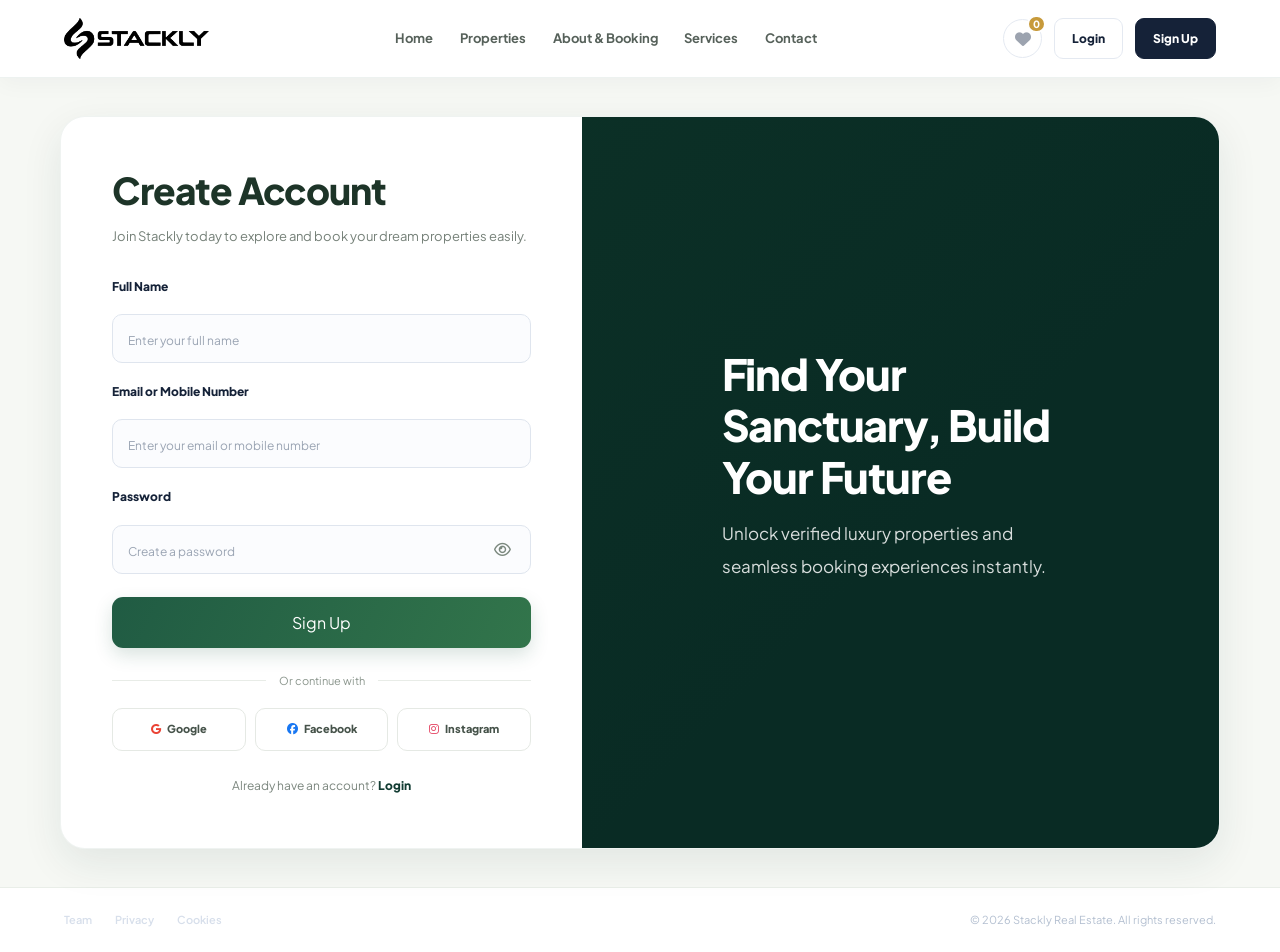
<file: index.html>
<!DOCTYPE html>
<html lang="en">
<head>
    <meta charset="UTF-8">
    <meta name="viewport" content="width=device-width, initial-scale=1.0">
    <title>Stackly - Sign Up</title>

    <link href="https://fonts.googleapis.com/css2?family=Plus+Jakarta+Sans:wght@400;500;600;700;800&display=swap" rel="stylesheet">

    <link rel="stylesheet" href="https://cdnjs.cloudflare.com/ajax/libs/font-awesome/6.4.0/css/all.min.css">

    <link rel="stylesheet" href="css/style.css">
</head>
<body class="auth-body">

<div id="preloader" class="preloader-overlay">
    <div class="loader-content">

        <div class="loader-logo-wrap">
            <svg class="loader-progress-ring" viewBox="0 0 160 160"
                 aria-hidden="true">
                <defs>
                    <linearGradient id="goldGradient"
                        x1="0%" y1="0%" x2="100%" y2="100%">
                        <stop offset="0%" stop-color="#B98528"/>
                        <stop offset="50%" stop-color="#F1CF70"/>
                        <stop offset="100%" stop-color="#B98528"/>
                    </linearGradient>
                </defs>

                <circle class="loader-ring-bg"
                    cx="80" cy="80" r="70"/>

                <circle id="loaderRingProgress"
                    class="loader-ring-progress"
                    cx="80" cy="80" r="70"/>
            </svg>

            <div class="loader-logo-circle">
                <img src="img/logo (2).webp"
                     alt="STACKLY Logo"
                     class="loader-logo-img">
            </div>
        </div>

        <h2 class="loader-title">Your Dream Home Awaits...</h2>
        <p class="loader-subtitle">Loading amazing properties for you</p>

        <div class="loader-progress-bar">
            <div id="progressFill" class="loader-progress-fill"></div>
        </div>

        <div id="progressPercent" class="loader-percent">0%</div>
    </div>

    <div class="loader-scenery"></div>
</div>

    <header>
        <div class="logo-container">
            <a href="home.html" aria-label="STACKLY Home">
                <img src="img/logo (2).webp" alt="Stackly Logo" class="logo-img">
            </a>
        </div>

        <ul class="nav-links">
            <li><a href="home.html">Home</a></li>
            <li><a href="property-details.html">Properties</a></li>
            <li><a href="about.html">About &amp; Booking</a></li>
            <li><a href="services.html">Services</a></li>
            <li><a href="contact.html">Contact</a></li>
        </ul>

        <div class="header-actions">
            <div class="wishlist-btn-container" id="wishlistBtn" title="Saved Favorites">
                <i class="fa-solid fa-heart wishlist-icon"></i>
                <span class="wishlist-count" id="wishlistCount">0</span>
            </div>
            <a href="login.html" class="btn-nav-login inactive-login">Login</a>
            <a href="index.html" class="btn-nav-signup active-signup">Sign Up</a>
        </div>
    </header>

    <div class="container auth-container">

        <div class="login-section">
            <h1 class="page-title">Create Account</h1>
            <p class="subtitle">Join Stackly today to explore and book your dream properties easily.</p>

            <div id="authAlert" class="auth-alert" style="display: none;"></div>

            <form id="signupForm" action="login.html" method="POST">
                <div class="form-group">
                    <label for="fullname">Full Name</label>
                    <div class="input-box">
                        <input type="text" id="fullname" name="fullname" placeholder="Enter your full name" required autocomplete="name">
                    </div>
                </div>

                <div class="form-group">
                    <label for="email">Email or Mobile Number</label>
                    <div class="input-box">
                        <input type="text" id="email" name="email" placeholder="Enter your email or mobile number" required autocomplete="username">
                    </div>
                </div>

                <div class="form-group">
                    <label for="password">Password</label>
                    <div class="input-box">
                        <input type="password" id="password" name="password" placeholder="Create a password" required autocomplete="new-password">
                        <i class="fa-regular fa-eye toggle-password" id="togglePassword"></i>
                    </div>
                </div>

                <button type="submit" class="btn-login">Sign Up</button>
            </form>

            <div class="divider">
                <span>Or continue with</span>
            </div>

            <div class="social-login">
                <a href="https://www.thestackly.com/" target="_blank" rel="noopener noreferrer" class="social-btn">
                    <i class="fa-brands fa-google" style="color: #ea4335;"></i> Google
                </a>
                <a href="https://www.facebook.com/people/Stackly-Stackly/pfbid0JxkDj55pzXZZGd3a4Pcct7Une7PBgX4KXWuXywegtWf18LBrdhSUyLKr2JEteAGwl/?rdid=rPtaAVT1HMAhVp03&share_url=https%3A%2F%2Fwww.facebook.com%2Fshare%2F1BrqaZkJRe%2F" target="_blank" rel="noopener noreferrer" class="social-btn">
                    <i class="fa-brands fa-facebook" style="color: #1877f2;"></i> Facebook
                </a>
                <a href="https://www.instagram.com/thestackly" target="_blank" rel="noopener noreferrer" class="social-btn">
                    <i class="fa-brands fa-instagram" style="color: #e4405f;"></i> Instagram
                </a>
            </div>

            <p class="signup-text">
                Already have an account? <a href="login.html">Login</a>
            </p>
        </div>

        <div class="hero-section auth-hero signup-bg-banner">
            <div class="hero-overlay-light"></div>
            <div class="hero-content">
                <h2>Find Your Sanctuary, Build Your Future</h2>
                <p>Unlock verified luxury properties and seamless booking experiences instantly.</p>
            </div>
        </div>
    </div>

    <footer>
        <div class="footer-links-left">
            <a href="#team" class="footer-link-team">Team</a>
            <a href="#privacy" class="footer-link-privacy">Privacy</a>
            <a href="#cookies" class="footer-link-cookies">Cookies</a>
        </div>
        <div class="footer-copy-right">
            &copy; 2026 Stackly Real Estate. All rights reserved.
        </div>
    </footer>

    <script src="js/main.js"></script>
    <script src="js/auth.js"></script>
</body>
</html>
</file>
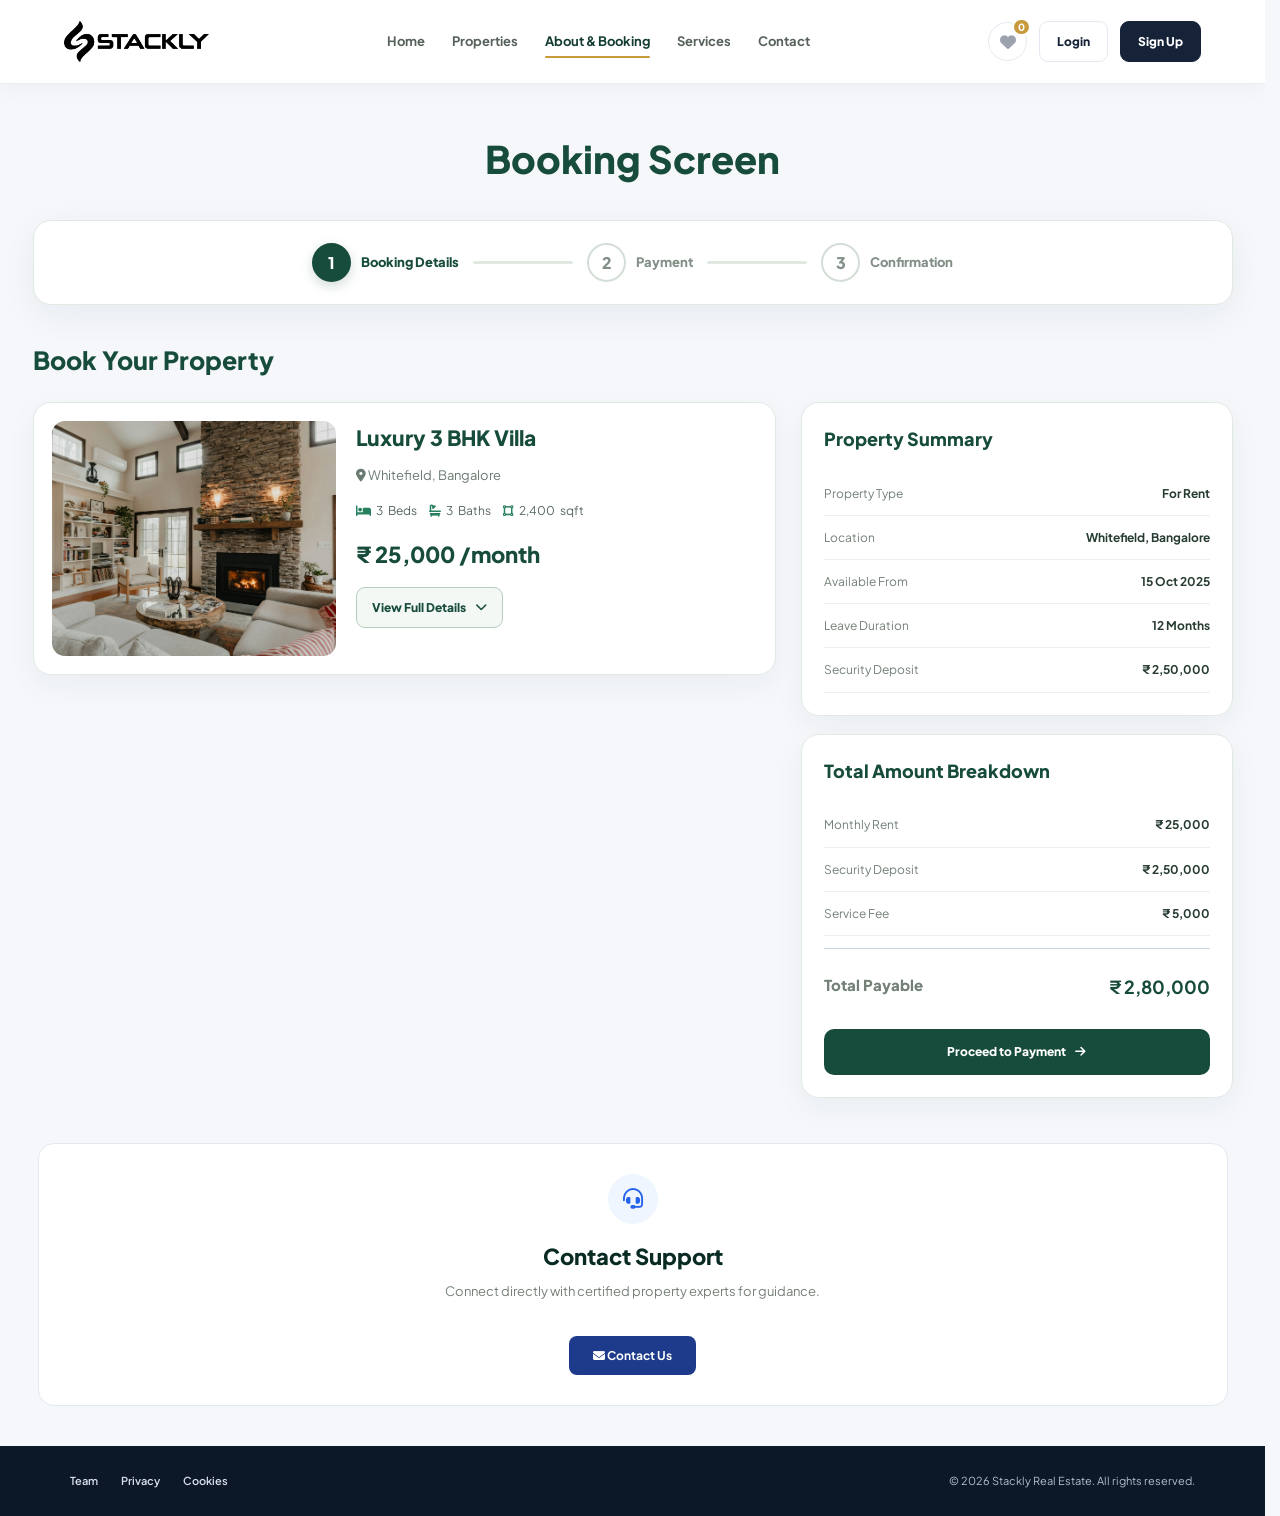
<file: about.html>
<!DOCTYPE html>
<html lang="en" class="about-booking-page">
<head>
    <meta charset="UTF-8">
    <meta name="viewport" content="width=device-width, initial-scale=1.0">
    <title>Stackly - About & Booking</title>
    <link href="https://fonts.googleapis.com/css2?family=Plus+Jakarta+Sans:wght@400;500;600;700;800&display=swap" rel="stylesheet">
    <link rel="stylesheet" href="https://cdnjs.cloudflare.com/ajax/libs/font-awesome/6.4.0/css/all.min.css">
    <link rel="stylesheet" href="css/style.css">
</head>
<body class="about-booking-page">

<div id="preloader" class="preloader-overlay">
    <div class="loader-content">

        <div class="loader-logo-wrap">
            <svg class="loader-progress-ring" viewBox="0 0 160 160"
                 aria-hidden="true">
                <defs>
                    <linearGradient id="goldGradient"
                        x1="0%" y1="0%" x2="100%" y2="100%">
                        <stop offset="0%" stop-color="#B98528"/>
                        <stop offset="50%" stop-color="#F1CF70"/>
                        <stop offset="100%" stop-color="#B98528"/>
                    </linearGradient>
                </defs>

                <circle class="loader-ring-bg"
                    cx="80" cy="80" r="70"/>

                <circle id="loaderRingProgress"
                    class="loader-ring-progress"
                    cx="80" cy="80" r="70"/>
            </svg>

            <div class="loader-logo-circle">
                <img src="img/logo (2).webp"
                     alt="STACKLY Logo"
                     class="loader-logo-img">
            </div>
        </div>

        <h2 class="loader-title">Your Dream Home Awaits...</h2>
        <p class="loader-subtitle">Loading amazing properties for you</p>

        <div class="loader-progress-bar">
            <div id="progressFill" class="loader-progress-fill"></div>
        </div>

        <div id="progressPercent" class="loader-percent">0%</div>
    </div>

    <div class="loader-scenery"></div>
</div>

    <header>
        <div class="logo-container">
            <a href="home.html">
                <img src="img/logo (2).webp" alt="Stackly Logo" class="logo-img">
            </a>
        </div>
        <ul class="nav-links">
            <li><a href="home.html">Home</a></li>
            <li><a href="property-details.html">Properties</a></li>
            <li><a href="about.html" class="active">About & Booking</a></li>
            <li><a href="services.html">Services</a></li>
            <li><a href="contact.html">Contact</a></li>
        </ul>
        <div class="header-actions">
            <div class="wishlist-btn-container" id="wishlistBtn" title="Saved Favorites">
                <i class="fa-solid fa-heart wishlist-icon"></i>
                <span class="wishlist-count" id="wishlistCount">0</span>
            </div>
            <a href="login.html" class="btn-nav-login inactive-login">Login</a>
            <a href="index.html" class="btn-nav-signup inactive-signup">Sign Up</a>
        </div>
    </header>

    <div class="booking-flow-container">

        <h1 class="flow-main-title">Booking Screen</h1>

        <div class="step-wizard-bar">
            <div class="step-item active" id="stepIndicator1" onclick="switchStep(1)">
                <span class="step-circle">1</span>
                <span class="step-label">Booking Details</span>
            </div>
            <div class="step-line"></div>
            <div class="step-item" id="stepIndicator2" onclick="switchStep(2)">
                <span class="step-circle">2</span>
                <span class="step-label">Payment</span>
            </div>
            <div class="step-line"></div>
            <div class="step-item" id="stepIndicator3" onclick="switchStep(3)">
                <span class="step-circle">3</span>
                <span class="step-label">Confirmation</span>
            </div>
        </div>

        <div id="bookingSection1" class="workflow-section active">
            <h2 class="section-title-head">Book Your Property</h2>

            <div class="booking-grid-layout">

                <div class="booking-left-col">
                    <div class="selected-property-card">
                        <img src="" alt="Property" id="flowPropImg">
                        <div class="flow-prop-info">
                            <h3 id="flowPropTitle">Loading Property...</h3>
                            <p><i class="fa-solid fa-location-dot"></i> <span id="flowPropLoc">Location</span></p>
                            <div class="flow-specs">
                                <span><i class="fa-solid fa-bed"></i> <span id="flowPropBeds">3</span> Beds</span>
                                <span><i class="fa-solid fa-bath"></i> <span id="flowPropBaths">3</span> Baths</span>
                                <span><i class="fa-solid fa-vector-square"></i> <span id="flowPropSqft">2,400</span> sqft</span>
                            </div>
                            <div class="flow-price" id="flowPropPrice">₹ 25,000 /month</div>

                            <button type="button" class="btn-view-details" id="viewDetailsBtn" onclick="toggleDetailsView()">
                                <span id="viewDetailsText">View Full Details</span> <i class="fa-solid fa-chevron-down" id="viewIcon"></i>
                            </button>
                        </div>
                    </div>

                    <div id="expandableDetailsBox" class="collapsed-details-panel" style="display: none;">
                        <div class="expandable-inner-content">
                            <p><strong>Property Type:</strong> <span id="detType">Villa</span></p>
                            <p><strong>Description:</strong> <span id="detDesc">High-end architecture and premium community access.</span></p>
                            <p><strong>Selected Amenities:</strong> <span id="detAmenities">Furnished, Swimming Pool, Security, Parking</span></p>
                        </div>

                        <div class="dates-selection-box" style="margin-top: 15px;">
                            <h3>Select Booking Dates & Guest Info</h3>
                            <div class="dates-row">
                                <div class="date-input-group">
                                    <label>Check In Date</label>
                                    <input type="date" id="checkInDate" required>
                                </div>
                                <div class="date-input-group">
                                    <label>Checkout Date</label>
                                    <input type="date" id="checkOutDate" required>
                                </div>
                            </div>

                            <div class="dates-row" style="margin-top: 15px;">
                                <div class="date-input-group">
                                    <label>Full Name</label>
                                    <input type="text" id="guestName" placeholder="Enter Full Name" required>
                                </div>
                                <div class="date-input-group">
                                    <label>Phone Number</label>
                                    <input type="tel" id="guestPhone" placeholder="Enter Phone Number" required>
                                </div>
                            </div>

                            <div class="dates-row" style="margin-top: 15px;">
                                <div class="date-input-group">
                                    <label>Occupation / Work</label>
                                    <input type="text" id="guestWork" placeholder="e.g. IT Developer" required>
                                </div>
                                <div class="date-input-group">
                                    <label>Monthly Salary (₹)</label>
                                    <input type="number" id="guestSalary" placeholder="e.g. 75000" required>
                                </div>
                            </div>

                            <div class="date-input-group" style="margin-top: 15px;">
                                <label>Special Requests / Queries (Mandatory)</label>
                                <textarea id="specialReq" rows="3" placeholder="Enter furnishing needs or queries..." required></textarea>
                                <small id="reqErrorMsg" style="color: #dc2626; display: none; font-weight: 700;">Please fill in special requests to proceed.</small>
                            </div>
                        </div>
                    </div>
                </div>

                <div class="booking-right-col">
                    <div class="summary-card">
                        <h3>Property Summary</h3>
                        <div class="summary-row"><span>Property Type</span> <strong id="sumType">Villa</strong></div>
                        <div class="summary-row"><span>Location</span> <strong id="sumLoc">Whitefield, Bangalore</strong></div>
                        <div class="summary-row"><span>Available From</span> <strong>15 Oct 2025</strong></div>
                        <div class="summary-row"><span>Leave Duration</span> <strong>12 Months</strong></div>
                        <div class="summary-row"><span>Security Deposit</span> <strong id="sumDeposit">₹ 2,50,000</strong></div>
                    </div>

                    <div class="total-amount-card">
                        <h3>Total Amount Breakdown</h3>
                        <div class="amount-row"><span id="rentLabel">Property Price</span> <strong id="sumRent">₹ 25,000</strong></div>
                        <div class="amount-row"><span>Security Deposit</span> <strong id="breakdownDeposit">₹ 2,50,000</strong></div>
                        <div class="amount-row"><span>Service Fee</span> <strong id="breakdownService">₹ 5,000</strong></div>
                        <hr style="border: 0; border-top: 1px solid #cbd5e1; margin: 12px 0;">
                        <div class="amount-row total-payable"><span>Total Payable</span> <strong id="totalPayableAmt">₹ 2,80,000</strong></div>

                        <button type="button" class="btn-proceed-pay" id="proceedToPayBtn">Proceed to Payment <i class="fa-solid fa-arrow-right"></i></button>
                    </div>
                </div>
            </div>
        </div>

        <div id="bookingSection2" class="workflow-section">
            <h2 class="section-title-head">Choose Payment Category</h2>
            <p class="section-subtitle-text">Select your preferred payment structure.</p>

            <div class="payment-options-grid">

                <div class="payment-card-option" id="payCat1" onclick="selectPaymentCategory(1)">
                    <div class="radio-circle"><i class="fa-solid fa-check"></i></div>
                    <div class="pay-cat-content">
                        <h3>Category 1: Half Payment (50% Advance)</h3>
                        <p>Pay half amount now. Remaining balance has a strict <strong>1 Month Deadline</strong> from today's payment date. 
                           <br><span style="color: #dc2626; font-weight: 700;">Status Note: Payment is Incomplete (Pending 2nd Half Balance).</span></p>
                        <div class="pay-breakdown">
                            <span>Pay Now: <strong id="cat1PayNow">₹ 1,40,000</strong></span>
                            <span>Due within 30 Days: <strong id="cat1DueLater">₹ 1,40,000</strong></span>
                        </div>
                    </div>
                </div>

                <div class="payment-card-option selected" id="payCat2" onclick="selectPaymentCategory(2)">
                    <div class="radio-circle"><i class="fa-solid fa-check"></i></div>
                    <div class="pay-cat-content">
                        <h3>Category 2: Full Payment (100% Upfront)</h3>
                        <p>Pay complete amount now and secure your booking instantly with zero dues remaining.
                           <br><span style="color: #16a34a; font-weight: 700;">Status Note: Payment is Successful & Confirmed.</span></p>
                        <div class="pay-breakdown">
                            <span>Pay Total Now: <strong id="cat2PayNow">₹ 2,80,000</strong></span>
                            <span style="color: #16a34a; font-weight: 700;">Confirmed Status</span>
                        </div>
                    </div>
                </div>
            </div>

            <div class="payment-action-row">
                <button type="button" class="btn-back-step" onclick="switchStep(1)"><i class="fa-solid fa-arrow-left"></i> Back</button>
                <button type="button" class="btn-proceed-pay" id="confirmPaymentBtn">Complete Secure Payment <i class="fa-solid fa-shield-check"></i></button>
            </div>
        </div>

        <div id="bookingSection3" class="workflow-section">
            <div class="confirmation-success-box">
                <div class="success-icon-ring"><i class="fa-solid fa-circle-check"></i></div>
                <h2>Booking Confirmed Successfully!</h2>
                <p>Your property reservation and payment transaction have been successfully recorded with complete details.</p>

                <div class="user-booking-receipt-card" id="receiptCardDetails"></div>

                <div class="receipt-buttons-row">
                    <button type="button" class="btn-proceed-pay" onclick="window.print()"><i class="fa-solid fa-print"></i> Print / Save Receipt</button>
                    <a href="home.html" class="btn-back-step" style="text-decoration: none; text-align: center; display: inline-flex; align-items: center; justify-content: center;">Back to Home</a>
                </div>
            </div>
        </div>

    </div>

    <div class="help-box-clean" id="contactSection" style="max-width: 1200px; margin: 40px auto; background: #fff; border-radius: 16px; padding: 30px; text-align: center; border: 1px solid #e2e8f0;">
        <div class="help-icon-circle" style="width: 50px; height: 50px; background: #eff6ff; color: #2563eb; border-radius: 50%; display: flex; align-items: center; justify-content: center; margin: 0 auto 15px; font-size: 20px;"><i class="fa-solid fa-headset"></i></div>
        <h3>Contact Support</h3>
        <p>Connect directly with certified property experts for guidance.</p>
        <a href="contact.html" class="btn-help-contact" style="display: inline-block; margin-top: 15px; background: #1e3a8a; color: #fff; padding: 10px 24px; border-radius: 8px; text-decoration: none; font-weight: 700;"><i class="fa-solid fa-envelope"></i> Contact Us</a>
    </div>

    <footer>
        <div class="footer-links-left">
            <a href="#team" class="footer-link-team">Team</a>
            <a href="#privacy" class="footer-link-privacy">Privacy</a>
            <a href="#cookies" class="footer-link-cookies">Cookies</a>
        </div>
        <div class="footer-copy-right">&copy; 2026 Stackly Real Estate. All rights reserved.</div>
    </footer>

    <script src="js/main.js"></script>
    <script src="js/auth.js"></script>
</body>
</html>
</file>
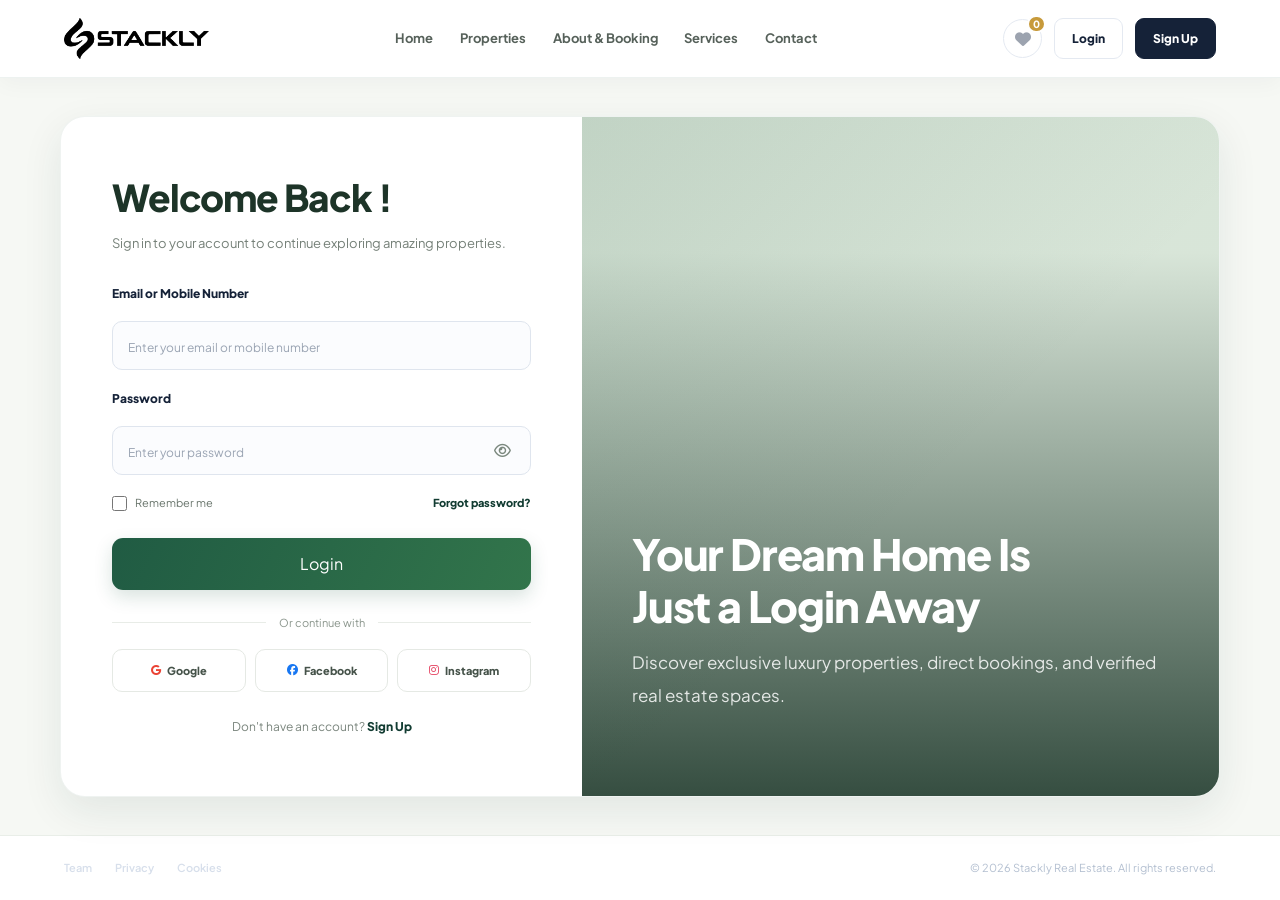
<file: login.html>
<!DOCTYPE html>
<html lang="en">
<head>
    <meta charset="UTF-8">
    <meta name="viewport" content="width=device-width, initial-scale=1.0">
    <title>Stackly - Login</title>

    <link href="https://fonts.googleapis.com/css2?family=Plus+Jakarta+Sans:wght@400;500;600;700;800&display=swap" rel="stylesheet">

    <link rel="stylesheet" href="https://cdnjs.cloudflare.com/ajax/libs/font-awesome/6.4.0/css/all.min.css">

    <link rel="stylesheet" href="css/style.css">
</head>
<body class="auth-body">

<div id="preloader" class="preloader-overlay">
    <div class="loader-content">

        <div class="loader-logo-wrap">
            <svg class="loader-progress-ring" viewBox="0 0 160 160"
                 aria-hidden="true">
                <defs>
                    <linearGradient id="goldGradient"
                        x1="0%" y1="0%" x2="100%" y2="100%">
                        <stop offset="0%" stop-color="#B98528"/>
                        <stop offset="50%" stop-color="#F1CF70"/>
                        <stop offset="100%" stop-color="#B98528"/>
                    </linearGradient>
                </defs>

                <circle class="loader-ring-bg"
                    cx="80" cy="80" r="70"/>

                <circle id="loaderRingProgress"
                    class="loader-ring-progress"
                    cx="80" cy="80" r="70"/>
            </svg>

            <div class="loader-logo-circle">
                <img src="img/logo (2).webp"
                     alt="STACKLY Logo"
                     class="loader-logo-img">
            </div>
        </div>

        <h2 class="loader-title">Your Dream Home Awaits...</h2>
        <p class="loader-subtitle">Loading amazing properties for you</p>

        <div class="loader-progress-bar">
            <div id="progressFill" class="loader-progress-fill"></div>
        </div>

        <div id="progressPercent" class="loader-percent">0%</div>
    </div>

    <div class="loader-scenery"></div>
</div>

    <header>
        <div class="logo-container">
            <a href="home.html">
                <img src="img/logo (2).webp" alt="Stackly Logo" class="logo-img">
            </a>
        </div>

        <ul class="nav-links">
            <li><a href="home.html">Home</a></li>
            <li><a href="property-details.html">Properties</a></li>
            <li><a href="about.html">About & Booking</a></li>
            <li><a href="services.html">Services</a></li>
            <li><a href="contact.html">Contact</a></li>
        </ul>

        <div class="header-actions">
            <div class="wishlist-btn-container" id="wishlistBtn" title="Saved Favorites">
                <i class="fa-solid fa-heart wishlist-icon"></i>
                <span class="wishlist-count" id="wishlistCount">0</span>
            </div>
            <a href="login.html" class="btn-nav-login active-login">Login</a>
            <a href="index.html" class="btn-nav-signup inactive-signup">Sign Up</a>
        </div>
    </header>

    <div class="container auth-container">

        <div class="login-section">
            <h1 class="page-title">Welcome Back !</h1>
            <p class="subtitle">Sign in to your account to continue exploring amazing properties.</p>

            <div id="authAlert" class="auth-alert" style="display: none;"></div>

            <form id="loginForm" action="home.html" method="POST">
                <div class="form-group">
                    <label for="email">Email or Mobile Number</label>
                    <div class="input-box">
                        <input type="text" id="email" name="email" placeholder="Enter your email or mobile number" required autocomplete="username">
                    </div>
                </div>

                <div class="form-group">
                    <label for="password">Password</label>
                    <div class="input-box">
                        <input type="password" id="password" name="password" placeholder="Enter your password" required autocomplete="current-password">
                        <i class="fa-regular fa-eye toggle-password" id="togglePassword"></i>
                    </div>
                </div>

                <div class="options-row">
                    <label class="remember-me">
                        <input type="checkbox" id="rememberMe"> Remember me
                    </label>
                    <a href="#" class="forgot-pass" id="openForgotModal">Forgot password?</a>
                </div>

                <button type="submit" class="btn-login">Login</button>
            </form>

            <div class="divider">
                <span>Or continue with</span>
            </div>

            <div class="social-login">
                <a href="https://www.thestackly.com/" target="_blank" rel="noopener noreferrer" class="social-btn">
                    <i class="fa-brands fa-google" style="color: #ea4335;"></i> Google
                </a>
                <a href="https://www.facebook.com/people/Stackly-Stackly/pfbid0JxkDj55pzXZZGd3a4Pcct7Une7PBgX4KXWuXywegtWf18LBrdhSUyLKr2JEteAGwl/?rdid=rPtaAVT1HMAhVp03&share_url=https%3A%2F%2Fwww.facebook.com%2Fshare%2F1BrqaZkJRe%2F" target="_blank" rel="noopener noreferrer" class="social-btn">
                    <i class="fa-brands fa-facebook" style="color: #1877f2;"></i> Facebook
                </a>
                <a href="https://www.instagram.com/thestackly" target="_blank" rel="noopener noreferrer" class="social-btn">
                    <i class="fa-brands fa-instagram" style="color: #e4405f;"></i> Instagram
                </a>
            </div>

            <p class="signup-text">
                Don't have an account? <a href="index.html">Sign Up</a>
            </p>
        </div>

        <div class="auth-hero login-bg-banner">
            <div class="hero-overlay-light"></div>
            <div class="hero-content">
                <h2>Your Dream Home Is Just a Login Away</h2>
                <p>Discover exclusive luxury properties, direct bookings, and verified real estate spaces.</p>
            </div>
        </div>
    </div>

    <footer>
        <div class="footer-links-left">
            <a href="#team" class="footer-link-team">Team</a>
            <a href="#privacy" class="footer-link-privacy">Privacy</a>
            <a href="#cookies" class="footer-link-cookies">Cookies</a>
        </div>
        <div class="footer-copy-right">
            &copy; 2026 Stackly Real Estate. All rights reserved.
        </div>
    </footer>

    <script src="js/main.js"></script>
    <script src="js/auth.js"></script>
</body>
</html>
</file>
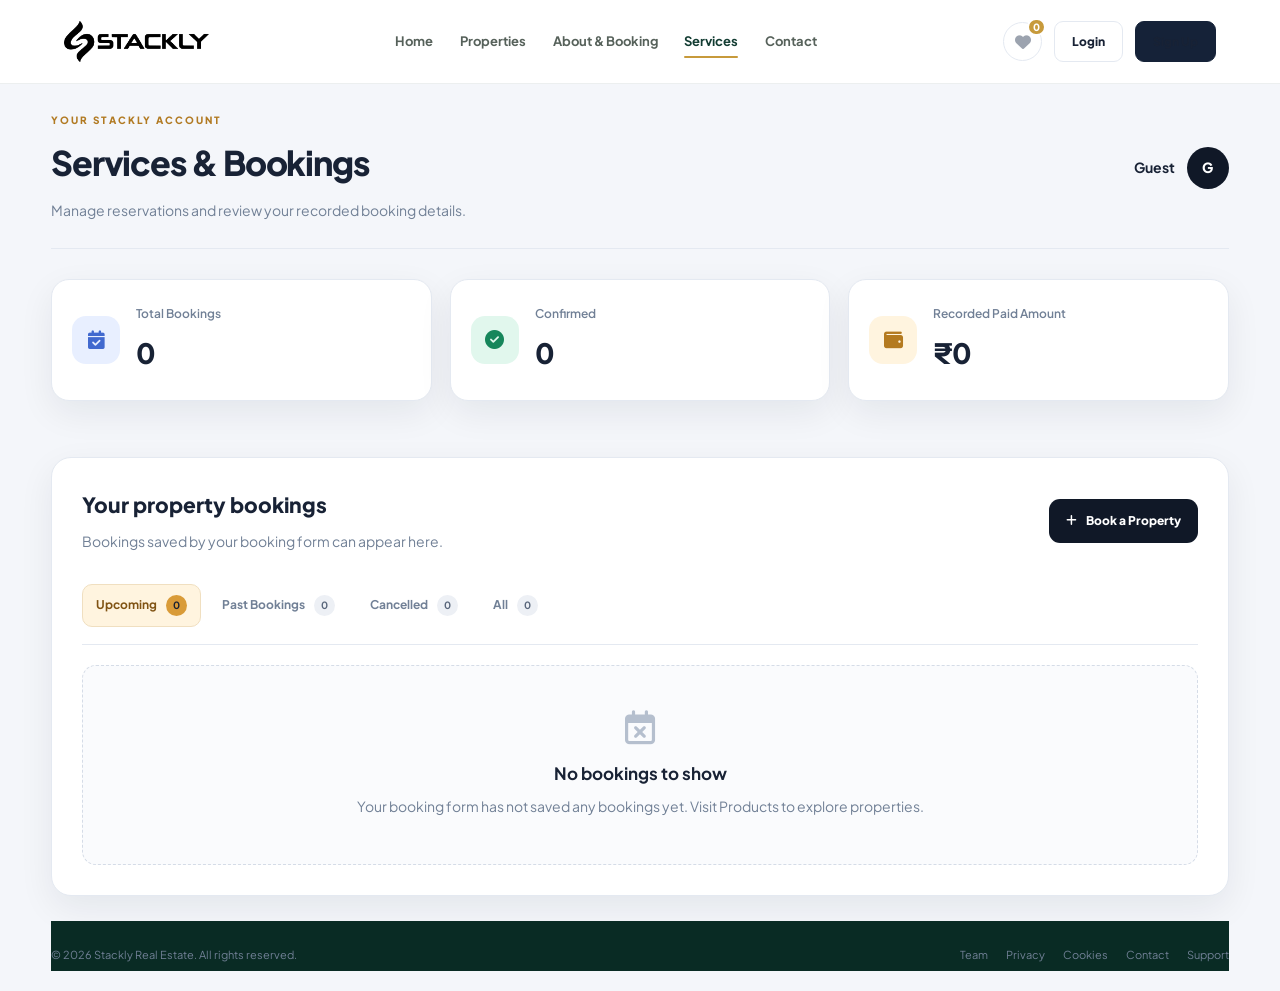
<file: services.html>
<!DOCTYPE html>
<html lang="en">
<head>
    <meta charset="UTF-8">
    <meta name="viewport" content="width=device-width, initial-scale=1.0">
    <meta name="theme-color" content="#101827">
    <title>Stackly - Services & Bookings</title>

    <link rel="preconnect" href="https://fonts.googleapis.com">
    <link rel="preconnect" href="https://fonts.gstatic.com" crossorigin>
    <link href="https://fonts.googleapis.com/css2?family=Plus+Jakarta+Sans:wght@400;500;600;700;800&display=swap" rel="stylesheet">
    <link rel="stylesheet" href="https://cdnjs.cloudflare.com/ajax/libs/font-awesome/6.4.0/css/all.min.css">
    <link rel="stylesheet" href="css/style.css">
</head>

<body class="services-page">

    <div id="preloader" class="preloader-overlay" aria-label="Loading page">
        <div class="loader-content">
            <div class="loader-logo-wrap">
                <svg class="loader-progress-ring" viewBox="0 0 160 160" aria-hidden="true">
                    <circle class="loader-ring-bg" cx="80" cy="80" r="70"></circle>
                    <circle id="loaderRingProgress" class="loader-ring-progress" cx="80" cy="80" r="70"></circle>
                </svg>
                <div class="loader-logo-circle">
                    <img src="img/logo (2).webp" alt="STACKLY Logo" class="loader-logo-img">
                </div>
            </div>
            <h2 class="loader-title">Your Dream Home Awaits...</h2>
            <p class="loader-subtitle">Loading your bookings</p>
            <div class="loader-progress-bar">
                <div id="progressFill" class="loader-progress-fill"></div>
            </div>
            <div id="progressPercent" class="loader-percent">0%</div>
        </div>
    </div>

    <div class="dashboard-container">

        <header>
            <div class="logo-container">
                <a href="home.html" aria-label="STACKLY Home">
                    <img src="img/logo (2).webp" alt="Stackly Logo" class="logo-img">
                </a>
            </div>

            <ul class="nav-links">
                <li><a href="home.html">Home</a></li>
                <li><a href="property-details.html">Properties</a></li>
                <li><a href="about.html">About &amp; Booking</a></li>
                <li><a href="services.html">Services</a></li>
                <li><a href="contact.html">Contact</a></li>
            </ul>

            <div class="header-actions">
                <button type="button" class="wishlist-btn-container" id="wishlistBtn"
                        aria-label="View favourites" title="Favourites">
                    <i class="fa-solid fa-heart wishlist-icon"></i>
                    <span class="wishlist-count" id="wishlistCount">0</span>
                </button>
                <a href="login.html" class="btn-nav-login inactive-login">Login</a>
                <a href="index.html" class="btn-nav-signup inactive-signup">Sign Up</a>
            </div>
        </header>

        <main class="dashboard-main-content">

            <section class="dash-top-header">
                <div class="header-title-group">
                    <div>
                        <span class="page-eyebrow">YOUR STACKLY ACCOUNT</span>
                        <h1 class="dash-title">Services & Bookings</h1>
                        <p class="dash-subtitle">Manage reservations and review your recorded booking details.</p>
                    </div>
                </div>

                <div class="dash-user-profile">
                    <span class="logged-username" id="loggedUserName">Guest</span>
                    <div class="user-initial-avatar" id="userInitialAvatar">G</div>
                </div>
            </section>

            <section class="booking-summary-grid" aria-label="Booking summary">
                <article class="summary-card">
                    <div class="summary-icon summary-icon-blue">
                        <i class="fa-solid fa-calendar-check"></i>
                    </div>
                    <div>
                        <span>Total Bookings</span>
                        <strong id="totalBookingsCount">0</strong>
                    </div>
                </article>

                <article class="summary-card">
                    <div class="summary-icon summary-icon-green">
                        <i class="fa-solid fa-circle-check"></i>
                    </div>
                    <div>
                        <span>Confirmed</span>
                        <strong id="confirmedBookingsCount">0</strong>
                    </div>
                </article>

                <article class="summary-card">
                    <div class="summary-icon summary-icon-gold">
                        <i class="fa-solid fa-wallet"></i>
                    </div>
                    <div>
                        <span>Recorded Paid Amount</span>
                        <strong id="paidAmountTotal">₹0</strong>
                    </div>
                </article>
            </section>

            <section class="booking-section">
                <div class="section-heading-row">
                    <div>
                        <h2>Your property bookings</h2>
                        <p>Bookings saved by your booking form can appear here.</p>
                    </div>
                    <a href="property-details.html" class="browse-properties-btn">
                        <i class="fa-solid fa-plus"></i> Book a Property
                    </a>
                </div>

                <div class="booking-tabs-bar" role="tablist" aria-label="Filter bookings">
                    <button type="button" class="tab-filter-btn active" data-category="upcoming"
                            role="tab" aria-selected="true">
                        Upcoming <span id="upcomingCount">0</span>
                    </button>
                    <button type="button" class="tab-filter-btn" data-category="past"
                            role="tab" aria-selected="false">
                        Past Bookings <span id="pastCount">0</span>
                    </button>
                    <button type="button" class="tab-filter-btn" data-category="cancelled"
                            role="tab" aria-selected="false">
                        Cancelled <span id="cancelledCount">0</span>
                    </button>
                    <button type="button" class="tab-filter-btn" data-category="all"
                            role="tab" aria-selected="false">
                        All <span id="allBookingsCount">0</span>
                    </button>
                </div>

                <div class="bookings-list-wrapper" id="bookingsListContainer" aria-live="polite">

                </div>
            </section>

            <footer class="dash-footer">
                <span>&copy; 2026 Stackly Real Estate. All rights reserved.</span>
                <div class="footer-links-right">
                    <a href="#team" class="footer-link-team">Team</a>
                    <a href="#privacy" class="footer-link-privacy">Privacy</a>
                    <a href="#cookies" class="footer-link-cookies">Cookies</a>
                    <a href="contact.html">Contact</a>
                    <a href="contact.html">Support</a>
                </div>
            </footer>
        </main>
    </div>

    <div id="bookingDetailsModal" class="modal-overlay" aria-hidden="true">
        <section class="modal-content-box" role="dialog" aria-modal="true"
                 aria-labelledby="modalPropTitle">
            <button type="button" class="modal-x-button" id="modalXButton" aria-label="Close details">
                <i class="fa-solid fa-xmark"></i>
            </button>

            <span class="modal-eyebrow">BOOKING SUMMARY</span>
            <h2 id="modalPropTitle">Property Details</h2>
            <p class="modal-location" id="modalPropLoc">Property location</p>

            <div class="modal-status-row">
                <span>Booking status</span>
                <strong id="modalBookingStatus">Pending</strong>
            </div>

            <div class="modal-detail-grid">
                <div class="modal-detail-item">
                    <span>Guest name</span>
                    <strong id="modalGuestName">—</strong>
                </div>
                <div class="modal-detail-item">
                    <span>Contact</span>
                    <strong id="modalGuestContact">—</strong>
                </div>
                <div class="modal-detail-item">
                    <span>Property price</span>
                    <strong id="modalPropPrice">—</strong>
                </div>
                <div class="modal-detail-item">
                    <span>Payment status</span>
                    <strong id="modalPaymentStatus">Not recorded</strong>
                </div>
                <div class="modal-detail-item">
                    <span>Amount paid</span>
                    <strong id="modalAmountPaid">—</strong>
                </div>
                <div class="modal-detail-item">
                    <span>Balance</span>
                    <strong id="modalBalanceDue">—</strong>
                </div>
                <div class="modal-detail-item">
                    <span>Check-in</span>
                    <strong id="modalCheckIn">—</strong>
                </div>
                <div class="modal-detail-item">
                    <span>Check-out</span>
                    <strong id="modalCheckOut">—</strong>
                </div>
                <div class="modal-detail-item modal-detail-wide">
                    <span>Booking reference</span>
                    <strong id="modalBookingReference">—</strong>
                </div>
            </div>

            <p class="modal-note" id="modalPaymentNote">
                Payment information reflects details recorded by the booking form.
            </p>

            <div class="modal-actions">
                <button type="button" class="modal-secondary-btn" id="modalCloseButton">Close</button>
                <button type="button" class="modal-primary-btn" id="modalAgreementButton">
                    <i class="fa-solid fa-file-arrow-down"></i> Download Summary
                </button>
            </div>
        </section>
    </div>

    <div id="servicesToast" class="services-toast" role="status" aria-live="polite"></div>

    <script src="js/main.js" defer></script>
    <script src="js/auth.js" defer></script>
</body>
</html>
</file>
<file: css/style.css>
.preloader-overlay {
    position: fixed;
    inset: 0;
    z-index: 99999;
    display: flex;
    align-items: center;
    justify-content: center;
    overflow: hidden;
    background: linear-gradient(145deg, #f9fbf5, #eaf3e6);
    opacity: 1;
    visibility: visible;
    transition: opacity 0.5s ease, visibility 0.5s ease;
}

.preloader-overlay.is-hidden {
    opacity: 0;
    visibility: hidden;
    pointer-events: none;
}

.loader-content {
    position: relative;
    z-index: 2;
    width: min(88%, 480px);
    padding: 24px 0;
    display: flex;
    flex-direction: column;
    align-items: center;
    text-align: center;
}

.loader-logo-wrap {
    position: relative;
    width: clamp(155px, 42vw, 220px);
    aspect-ratio: 1;
    display: grid;
    place-items: center;
    margin-bottom: 30px;
}

.loader-progress-ring {
    position: absolute;
    inset: 0;
    width: 100%;
    height: 100%;
    transform: rotate(-90deg);
    overflow: visible;
}

.loader-ring-bg,
.loader-ring-progress {
    fill: none;
    stroke-width: 4.5;
}

.loader-ring-bg {
    stroke: #d6e2d1;
}

.loader-ring-progress {
    stroke: url(#goldGradient);
    stroke-linecap: round;
    stroke-dasharray: 439.82;
    stroke-dashoffset: 439.82;
    filter: drop-shadow(0 0 5px #d4a74470);
}

.loader-logo-circle {
    width: 76%;
    height: 76%;
    border-radius: 50%;
    display: flex;
    align-items: center;
    justify-content: center;
    background: rgba(255, 255, 255, 0.85);
    box-shadow: 0 10px 35px #214c3012;
    animation: stacklyLogoFloat 2.5s ease-in-out infinite;
}

.loader-logo-img {
    width: 88%;
    height: 88%;
    object-fit: contain;
}

.loader-title {
    margin: 0 0 10px;
    color: #205b43;
    font-size: clamp(21px, 4.5vw, 34px);
    font-weight: 700;
    line-height: 1.4;
}

.loader-subtitle {
    margin: 0 0 28px;
    color: #698574;
    font-size: clamp(12px, 2.5vw, 16px);
}

.loader-progress-bar {
    width: 100%;
    max-width: 390px;
    height: 8px;
    overflow: hidden;
    border-radius: 30px;
    background: #d3e0cf;
}

.loader-progress-fill {
    width: 0%;
    height: 100%;
    border-radius: inherit;
    background: linear-gradient(
        90deg,
        #246447,
        #789446,
        #e1b044
    );
    transition: width 0.12s linear;
}

.loader-percent {
    margin-top: 15px;
    color: #246447;
    font-size: 24px;
    font-weight: 700;
    font-variant-numeric: tabular-nums;
}

.loader-scenery {
    position: absolute;
    bottom: 0;
    left: 0;
    width: 100%;
    height: 20%;
    opacity: 0.4;
    background: linear-gradient(
        to top,
        #c2d8bb,
        #e0ebda 50%,
        transparent
    );
    clip-path: polygon(
        0 65%, 8% 45%, 15% 67%, 24% 48%,
        34% 70%, 43% 42%, 53% 70%, 65% 48%,
        75% 68%, 87% 38%, 100% 60%,
        100% 100%, 0 100%
    );
    pointer-events: none;
}

@keyframes stacklyLogoFloat {
    0%, 100% {
        transform: translateY(0);
    }
    50% {
        transform: translateY(-5px);
    }
}

@media (max-width: 480px) {
    .loader-content {
        width: 84%;
    }

    .loader-logo-wrap {
        margin-bottom: 25px;
    }

    .loader-subtitle {
        margin-bottom: 23px;
    }

    .loader-progress-bar {
        height: 7px;
    }

    .loader-scenery {
        height: 14%;
    }
}

@media (prefers-reduced-motion: reduce) {
    .loader-logo-circle {
        animation: none;
    }
}

:root {
    --auth-green: #205b43;
    --auth-green-dark: #153d2e;
    --auth-gold: #c49a45;
    --auth-bg: #f7f8f4;
    --auth-text: #202923;
    --auth-muted: #748078;
    --auth-border: #e2e8e1;
    --auth-white: #ffffff;
    --auth-shadow: 0 18px 55px rgba(24, 57, 39, 0.09);
}

* {
    box-sizing: border-box;
}

html {
    scroll-behavior: smooth;
}

body.auth-body {
    margin: 0;
    min-height: 100vh;
    display: flex;
    flex-direction: column;
    color: var(--auth-text);
    background: var(--auth-bg);
    font-family: "Plus Jakarta Sans", sans-serif;
    -webkit-font-smoothing: antialiased;
}

body.auth-body a {
    -webkit-tap-highlight-color: transparent;
}

body.auth-body button,
body.auth-body input {
    font: inherit;
}

.auth-body header {
    position: sticky;
    top: 0;
    z-index: 100;
    width: 100%;
    min-height: 78px;
    padding: 12px 5%;
    display: flex;
    align-items: center;
    justify-content: space-between;
    gap: 24px;
    background: rgba(255, 255, 255, 0.94);
    border-bottom: 1px solid rgba(32, 91, 67, 0.08);
    backdrop-filter: blur(16px);
    transition: box-shadow 0.3s ease;
}

.auth-body header.header-scrolled {
    box-shadow: 0 8px 28px rgba(21, 61, 46, 0.08);
}

.logo-container {
    display: flex;
    align-items: center;
    flex-shrink: 0;
}

.logo-img {
    display: block;
    width: 135px;
    max-height: 52px;
    object-fit: contain;
}

.nav-links {
    list-style: none;
    display: flex;
    align-items: center;
    justify-content: center;
    gap: clamp(14px, 2vw, 30px);
    margin: 0;
    padding: 0;
}

.nav-links a {
    position: relative;
    display: inline-block;
    padding: 8px 0;
    color: #48564d;
    text-decoration: none;
    font-size: 13px;
    font-weight: 600;
    transition: color 0.25s ease;
}

.nav-links a::after {
    position: absolute;
    content: "";
    left: 0;
    bottom: 1px;
    width: 0;
    height: 2px;
    background: var(--auth-gold);
    transition: width 0.25s ease;
}

.nav-links a:hover,
.nav-links a.active {
    color: var(--auth-green);
}

.nav-links a:hover::after,
.nav-links a.active::after {
    width: 100%;
}

.header-actions {
    display: flex;
    align-items: center;
    gap: 12px;
    flex-shrink: 0;
}

.btn-nav-login,
.btn-nav-signup {
    min-height: 40px;
    padding: 10px 17px;
    display: inline-flex;
    align-items: center;
    justify-content: center;
    border-radius: 10px;
    text-decoration: none;
    font-size: 12px;
    font-weight: 700;
    transition: transform 0.25s ease,
                background 0.25s ease,
                color 0.25s ease;
}

.btn-nav-login {
    color: var(--auth-green);
    border: 1px solid #d8e4da;
    background: white;
}

.btn-nav-signup {
    color: white;
    background: var(--auth-green);
    border: 1px solid var(--auth-green);
}

.btn-nav-login:hover,
.btn-nav-signup:hover {
    transform: translateY(-2px);
}

.btn-nav-signup:hover {
    background: var(--auth-green-dark);
}

.wishlist-btn-container {
    position: relative;
    width: 42px;
    height: 42px;
    display: flex;
    align-items: center;
    justify-content: center;
    cursor: pointer;
    border: 1px solid #e5e9e4;
    border-radius: 50%;
    background: white;
    transition: transform 0.2s ease,
                background 0.2s ease;
    -webkit-tap-highlight-color: transparent;
}

.wishlist-btn-container:hover {
    transform: scale(1.06);
}

.wishlist-icon {
    color: #aab2ab;
    font-size: 17px;
    transition: color 0.25s ease,
                transform 0.25s ease;
}

.wishlist-btn-container.is-favorite .wishlist-icon {
    color: #e53950;
    transform: scale(1.12);
}

.wishlist-count {
    position: absolute;
    top: -5px;
    right: -5px;
    min-width: 18px;
    height: 18px;
    padding: 0 4px;
    display: flex;
    align-items: center;
    justify-content: center;
    border: 2px solid white;
    border-radius: 20px;
    color: white;
    background: var(--auth-green);
    font-size: 9px;
    font-weight: 800;
}

.auth-container {
    width: min(1160px, 92%);
    margin: 38px auto;
    flex: 1;
    display: grid;
    grid-template-columns: minmax(0, 0.9fr) minmax(0, 1.1fr);
    align-items: stretch;
    overflow: hidden;
    border: 1px solid rgba(32, 91, 67, 0.07);
    border-radius: 25px;
    background: white;
    box-shadow: var(--auth-shadow);
    animation: authPageEnter 0.7s ease both;
}

.login-section {
    min-width: 0;
    padding: clamp(28px, 4vw, 54px);
    display: flex;
    flex-direction: column;
    justify-content: center;
}

.page-title {
    margin: 0 0 12px;
    color: #1d3428;
    font-size: clamp(27px, 3vw, 36px);
    font-weight: 800;
    line-height: 1.2;
    letter-spacing: -1.3px;
}

.subtitle {
    margin: 0 0 30px;
    color: var(--auth-muted);
    font-size: 13px;
    line-height: 1.8;
}

.form-group {
    margin-bottom: 19px;
}

.form-group label {
    display: block;
    margin-bottom: 9px;
    color: #34463a;
    font-size: 12px;
    font-weight: 700;
}

.input-box {
    position: relative;
    display: flex;
    align-items: center;
}

.input-box input {
    width: 100%;
    min-width: 0;
    height: 49px;
    padding: 0 15px;
    border: 1px solid var(--auth-border);
    border-radius: 11px;
    outline: none;
    color: var(--auth-text);
    background: #fbfcfa;
    font-size: 13px;
    transition: border-color 0.25s ease,
                box-shadow 0.25s ease,
                background 0.25s ease;
}

.input-box input::placeholder {
    color: #a1aaa2;
}

.input-box input:focus {
    border-color: #54886a;
    background: white;
    box-shadow: 0 0 0 4px rgba(50, 117, 75, 0.09);
}

.input-box input[aria-invalid="true"] {
    border-color: #d94b54;
}

.toggle-password {
    position: absolute;
    right: 15px;
    padding: 8px;
    color: #7b887e;
    cursor: pointer;
    font-size: 15px;
    transition: color 0.2s ease;
}

.toggle-password:hover {
    color: var(--auth-green);
}

.btn-login {
    width: 100%;
    min-height: 49px;
    margin-top: 5px;
    padding: 13px 18px;
    border: 0;
    border-radius: 11px;
    color: white;
    background: linear-gradient(115deg, #205b43, #32754b);
    box-shadow: 0 7px 18px rgba(32, 91, 67, 0.17);
    font-size: 13px;
    font-weight: 800;
    cursor: pointer;
    transition: transform 0.25s ease,
                box-shadow 0.25s ease;
}

.btn-login:hover {
    transform: translateY(-2px);
    box-shadow: 0 11px 25px rgba(32, 91, 67, 0.23);
}

.btn-login:active {
    transform: scale(0.98);
}

.btn-login:disabled {
    cursor: wait;
    opacity: 0.7;
}

.divider {
    display: flex;
    align-items: center;
    gap: 13px;
    margin: 24px 0 18px;
    color: #8b968d;
    font-size: 11px;
}

.divider::before,
.divider::after {
    content: "";
    flex: 1;
    height: 1px;
    background: #e8ece7;
}

.divider span {
    white-space: nowrap;
}

.social-login {
    display: grid;
    grid-template-columns: repeat(3, minmax(0, 1fr));
    gap: 9px;
}

.social-btn {
    min-height: 43px;
    padding: 9px 5px;
    display: flex;
    align-items: center;
    justify-content: center;
    gap: 6px;
    border: 1px solid #e5e9e4;
    border-radius: 10px;
    color: #46534a;
    background: white;
    text-decoration: none;
    font-size: 11px;
    font-weight: 700;
    transition: background 0.2s ease,
                border-color 0.2s ease,
                transform 0.2s ease;
}

.social-btn:hover {
    transform: translateY(-2px);
    border-color: #c6d8c9;
    background: #f7faf6;
}

.signup-text {
    margin: 24px 0 0;
    color: #7b867e;
    text-align: center;
    font-size: 12px;
    line-height: 1.8;
}

.signup-text a {
    color: var(--auth-green);
    font-weight: 800;
    text-decoration: none;
}

.signup-text a:hover {
    text-decoration: underline;
}

.hero-section {
    position: relative;
    min-height: 600px;
    overflow: hidden;
    display: flex;
    align-items: flex-end;
    background-color: #dce9dc;
    background-image:
        linear-gradient(
            180deg,
            rgba(12, 39, 26, 0.02) 20%,
            rgba(12, 39, 26, 0.78) 100%
        ),
        url("https://images.unsplash.com/photo-1600596542815-ffad4c1539a9?auto=format&fit=crop&w=1200&q=85");
    background-size: cover;
    background-position: center;
    animation: bannerReveal 1s ease both;
}

.hero-overlay-light {
    position: absolute;
    inset: 0;
    background: linear-gradient(
        135deg,
        rgba(29, 82, 54, 0.12),
        transparent 55%
    );
    pointer-events: none;
}

.hero-content {
    position: relative;
    z-index: 1;
    width: 100%;
    padding: clamp(26px, 4vw, 50px);
    color: white;
}

.hero-content h2 {
    max-width: 440px;
    margin: 0 0 15px;
    font-size: clamp(28px, 3.5vw, 43px);
    font-weight: 800;
    line-height: 1.2;
    letter-spacing: -1.2px;
}

.hero-content p {
    max-width: 380px;
    margin: 0;
    color: rgba(255, 255, 255, 0.87);
    font-size: 13px;
    line-height: 1.9;
}

.auth-body footer {
    width: 100%;
    min-height: 65px;
    padding: 17px 5%;
    display: flex;
    align-items: center;
    justify-content: space-between;
    flex-wrap: wrap;
    gap: 15px;
    color: #7a857d;
    background: #fff;
    border-top: 1px solid #e9eee8;
    font-size: 11px;
}

.footer-links-left {
    display: flex;
    flex-wrap: wrap;
    gap: 20px;
}

.footer-links-left a {
    color: #657369;
    text-decoration: none;
    transition: color 0.2s ease;
}

.footer-links-left a:hover {
    color: var(--auth-green);
}

.footer-copy-right {
    text-align: right;
}

@keyframes authPageEnter {
    from {
        opacity: 0;
        transform: translateY(18px);
    }

    to {
        opacity: 1;
        transform: translateY(0);
    }
}

@keyframes bannerReveal {
    from {
        opacity: 0.6;
        transform: scale(1.035);
    }

    to {
        opacity: 1;
        transform: scale(1);
    }
}

@media (max-width: 900px) {
    .auth-body header {
        gap: 14px;
        padding-inline: 4%;
    }

    .logo-img {
        width: 112px;
    }

    .nav-links {
        gap: 13px;
    }

    .nav-links a {
        font-size: 11px;
    }

    .header-actions {
        gap: 7px;
    }

    .btn-nav-login,
    .btn-nav-signup {
        padding-inline: 11px;
        font-size: 11px;
    }

    .auth-container {
        width: 94%;
        margin-block: 25px;
        grid-template-columns: minmax(0, 0.95fr) minmax(0, 1.05fr);
    }

    .login-section {
        padding: 28px;
    }

    .hero-section {
        min-height: 560px;
    }
}

@media (max-width: 650px) {
    .auth-body header {
        min-height: 70px;
        padding: 11px 4%;
        flex-wrap: wrap;
        gap: 10px;
    }

    .logo-img {
        width: 105px;
        max-height: 43px;
    }

    .header-actions {
        margin-left: auto;
    }

    .wishlist-btn-container {
        width: 38px;
        height: 38px;
    }

    .btn-nav-login,
    .btn-nav-signup {
        min-height: 37px;
        padding: 8px 11px;
        border-radius: 9px;
    }

    .nav-links {
        order: 3;
        width: 100%;
        justify-content: flex-start;
        gap: 23px;
        overflow-x: auto;
        scrollbar-width: none;
    }

    .nav-links::-webkit-scrollbar {
        display: none;
    }

    .nav-links a {
        padding: 7px 0;
        white-space: nowrap;
        font-size: 12px;
    }

    .auth-container {
        width: 92%;
        margin: 20px auto;
        display: flex;
        flex-direction: column;
        border-radius: 19px;
    }

    .login-section {
        order: 1;
        padding: 29px 22px 30px;
    }

    .page-title {
        font-size: 29px;
    }

    .subtitle {
        margin-bottom: 24px;
        font-size: 12px;
    }

    .form-group {
        margin-bottom: 17px;
    }

    .input-box input {
        height: 48px;
        font-size: 13px;
    }

    .social-login {
        gap: 7px;
    }

    .social-btn {
        min-height: 42px;
        gap: 4px;
        font-size: 10px;
    }

    .hero-section {
        order: 2;
        min-height: 330px;
        background-position: center 55%;
    }

    .hero-content {
        padding: 25px 22px;
    }

    .hero-content h2 {
        max-width: 350px;
        font-size: 29px;
    }

    .hero-content p {
        font-size: 12px;
    }

    .auth-body footer {
        padding: 20px 5%;
        justify-content: center;
        text-align: center;
    }

    .footer-links-left {
        justify-content: center;
        gap: 18px;
    }

    .footer-copy-right {
        width: 100%;
        text-align: center;
        line-height: 1.7;
    }
}

@media (max-width: 360px) {
    .logo-img {
        width: 88px;
    }

    .header-actions {
        gap: 5px;
    }

    .btn-nav-login,
    .btn-nav-signup {
        padding-inline: 8px;
        font-size: 10px;
    }

    .nav-links {
        gap: 18px;
    }

    .login-section {
        padding-inline: 17px;
    }

    .social-btn {
        flex-direction: column;
        gap: 3px;
    }

    .hero-section {
        min-height: 290px;
    }

    .hero-content h2 {
        font-size: 25px;
    }
}

@media (prefers-reduced-motion: reduce) {
    .auth-container,
    .hero-section,
    .loader-logo-circle {
        animation: none !important;
    }

    .auth-body *,
    .auth-body *::before,
    .auth-body *::after {
        scroll-behavior: auto !important;
        transition-duration: 0.01ms !important;
    }
}

:root {
    --green: #205b43;
    --green-dark: #153d2e;
    --green-light: #eaf3e8;
    --gold: #c49a45;
    --text: #202923;
    --muted: #778279;
    --border: #e2e9e1;
    --white: #ffffff;
    --page-bg: #f6f8f4;
    --shadow: 0 18px 55px rgba(24, 57, 39, 0.09);
}

* {
    box-sizing: border-box;
}

html {
    scroll-behavior: smooth;
}

body.auth-body {
    margin: 0;
    min-height: 100vh;
    display: flex;
    flex-direction: column;
    color: var(--text);
    background: var(--page-bg);
    font-family: "Plus Jakarta Sans", sans-serif;
    -webkit-font-smoothing: antialiased;
}

.auth-body a,
.auth-body button {
    -webkit-tap-highlight-color: transparent;
}

.auth-body button,
.auth-body input {
    font: inherit;
}

.preloader-overlay {
    position: fixed;
    inset: 0;
    z-index: 99999;
    display: flex;
    align-items: center;
    justify-content: center;
    overflow: hidden;
    background: linear-gradient(145deg, #f9fbf5, #eaf3e6);
    opacity: 1;
    visibility: visible;
    transition: opacity 0.45s ease, visibility 0.45s ease;
}

.preloader-overlay.is-hidden {
    opacity: 0;
    visibility: hidden;
    pointer-events: none;
}

.loader-content {
    position: relative;
    z-index: 2;
    width: min(88%, 440px);
    padding: 24px 0;
    display: flex;
    flex-direction: column;
    align-items: center;
    text-align: center;
}

.loader-logo-wrap {
    position: relative;
    width: clamp(150px, 38vw, 210px);
    aspect-ratio: 1;
    display: grid;
    place-items: center;
    margin-bottom: 28px;
}

.loader-progress-ring {
    position: absolute;
    inset: 0;
    width: 100%;
    height: 100%;
    transform: rotate(-90deg);
    overflow: visible;
}

.loader-ring-bg,
.loader-ring-progress {
    fill: none;
    stroke-width: 4.5;
}

.loader-ring-bg {
    stroke: #d6e2d1;
}

.loader-ring-progress {
    stroke: url(#goldGradient);
    stroke-linecap: round;
    stroke-dasharray: 439.82;
    stroke-dashoffset: 439.82;
    filter: drop-shadow(0 0 5px #d4a74470);
}

.loader-logo-circle {
    width: 76%;
    height: 76%;
    display: flex;
    align-items: center;
    justify-content: center;
    overflow: hidden;
    border-radius: 50%;
    background: #ffffff;
    box-shadow: 0 10px 35px #214c3012;
    animation: loaderFloat 2.5s ease-in-out infinite;
}

.loader-logo-img {
    width: 88%;
    height: 88%;
    object-fit: contain;
}

.loader-title {
    margin: 0 0 10px;
    color: var(--green);
    font-size: clamp(21px, 4.5vw, 32px);
    font-weight: 800;
    line-height: 1.4;
}

.loader-subtitle {
    margin: 0 0 26px;
    color: #698574;
    font-size: clamp(12px, 2.5vw, 15px);
}

.loader-progress-bar {
    width: 100%;
    max-width: 370px;
    height: 8px;
    overflow: hidden;
    border-radius: 30px;
    background: #d3e0cf;
}

.loader-progress-fill {
    width: 0%;
    height: 100%;
    border-radius: inherit;
    background: linear-gradient(90deg, #246447, #789446, #e1b044);
    transition: width 0.1s linear;
}

.loader-percent {
    margin-top: 14px;
    color: var(--green);
    font-size: 23px;
    font-weight: 800;
    font-variant-numeric: tabular-nums;
}

.loader-scenery {
    position: absolute;
    bottom: 0;
    left: 0;
    width: 100%;
    height: 18%;
    opacity: 0.4;
    background: linear-gradient(to top, #c2d8bb, #e0ebda 50%, transparent);
    clip-path: polygon(
        0 65%, 8% 45%, 15% 67%, 24% 48%,
        34% 70%, 43% 42%, 53% 70%, 65% 48%,
        75% 68%, 87% 38%, 100% 60%,
        100% 100%, 0 100%
    );
    pointer-events: none;
}

@keyframes loaderFloat {
    0%, 100% { transform: translateY(0); }
    50% { transform: translateY(-5px); }
}

.auth-body header {
    position: sticky;
    top: 0;
    z-index: 100;
    width: 100%;
    min-height: 78px;
    padding: 12px 5%;
    display: flex;
    align-items: center;
    justify-content: space-between;
    gap: 22px;
    background: rgba(255, 255, 255, 0.96);
    border-bottom: 1px solid rgba(32, 91, 67, 0.08);
    backdrop-filter: blur(16px);
    transition: box-shadow 0.3s ease;
}

.auth-body header.header-scrolled {
    box-shadow: 0 8px 28px rgba(21, 61, 46, 0.09);
}

.logo-container {
    display: flex;
    align-items: center;
    flex-shrink: 0;
}

.logo-container a {
    display: inline-flex;
    align-items: center;
}

.logo-img {
    display: block;
    width: 130px;
    max-height: 52px;
    object-fit: contain;
}

.nav-links {
    list-style: none;
    display: flex;
    align-items: center;
    justify-content: center;
    gap: clamp(13px, 1.8vw, 26px);
    margin: 0;
    padding: 0;
}

.nav-links a {
    position: relative;
    display: inline-block;
    padding: 9px 0;
    color: #48564d;
    text-decoration: none;
    white-space: nowrap;
    font-size: 12px;
    font-weight: 700;
    transition: color 0.25s ease;
}

.nav-links a::after {
    position: absolute;
    bottom: 1px;
    left: 0;
    width: 0;
    height: 2px;
    content: "";
    background: var(--gold);
    transition: width 0.25s ease;
}

.nav-links a:hover,
.nav-links a.active {
    color: var(--green);
}

.nav-links a:hover::after,
.nav-links a.active::after {
    width: 100%;
}

.header-actions {
    display: flex;
    align-items: center;
    gap: 10px;
    flex-shrink: 0;
}

.btn-nav-login,
.btn-nav-signup {
    min-height: 40px;
    padding: 10px 15px;
    display: inline-flex;
    align-items: center;
    justify-content: center;
    border: 1px solid var(--border);
    border-radius: 10px;
    text-decoration: none;
    white-space: nowrap;
    font-size: 12px;
    font-weight: 800;
    transition: transform 0.25s ease, background 0.25s ease;
}

.btn-nav-login {
    color: var(--green);
    background: white;
}

.btn-nav-signup {
    color: white;
    border-color: var(--green);
    background: var(--green);
}

.btn-nav-login:hover,
.btn-nav-signup:hover {
    transform: translateY(-2px);
}

.btn-nav-signup:hover {
    background: var(--green-dark);
}

.wishlist-btn-container {
    position: relative;
    width: 42px;
    height: 42px;
    display: flex;
    align-items: center;
    justify-content: center;
    border: 1px solid #e5e9e4;
    border-radius: 50%;
    background: white;
    cursor: pointer;
    transition: transform 0.2s ease;
}

.wishlist-btn-container:hover {
    transform: scale(1.06);
}

.wishlist-icon {
    color: #aab2ab;
    font-size: 17px;
    transition: color 0.25s ease, transform 0.25s ease;
}

.wishlist-btn-container.is-favorite .wishlist-icon {
    color: #e53950;
    transform: scale(1.12);
}

.wishlist-count {
    position: absolute;
    top: -5px;
    right: -5px;
    min-width: 18px;
    height: 18px;
    padding: 0 4px;
    display: flex;
    align-items: center;
    justify-content: center;
    border: 2px solid white;
    border-radius: 20px;
    color: white;
    background: var(--green);
    font-size: 9px;
    font-weight: 800;
}

.auth-container {
    width: min(1160px, 92%);
    margin: 38px auto;
    flex: 1;
    display: grid;
    grid-template-columns: minmax(0, 0.9fr) minmax(0, 1.1fr);
    align-items: stretch;
    overflow: hidden;
    border: 1px solid rgba(32, 91, 67, 0.07);
    border-radius: 25px;
    background: white;
    box-shadow: var(--shadow);
    animation: authEntrance 0.65s ease both;
}

.login-section {
    min-width: 0;
    padding: clamp(28px, 4vw, 54px);
    display: flex;
    flex-direction: column;
    justify-content: center;
}

.page-title {
    margin: 0 0 12px;
    color: #1d3428;
    font-size: clamp(28px, 3vw, 37px);
    font-weight: 800;
    line-height: 1.2;
    letter-spacing: -1.2px;
}

.subtitle {
    margin: 0 0 29px;
    color: var(--muted);
    font-size: 13px;
    line-height: 1.8;
}

.form-group {
    margin-bottom: 19px;
}

.form-group label {
    display: block;
    margin-bottom: 9px;
    color: #34463a;
    font-size: 12px;
    font-weight: 800;
}

.input-box {
    position: relative;
    display: flex;
    align-items: center;
}

.input-box input {
    width: 100%;
    min-width: 0;
    height: 49px;
    padding: 0 15px;
    border: 1px solid var(--border);
    border-radius: 11px;
    outline: none;
    color: var(--text);
    background: #fbfcfa;
    font-size: 13px;
    transition: border-color 0.25s ease,
                box-shadow 0.25s ease,
                background 0.25s ease;
}

.input-box input::placeholder {
    color: #a1aaa2;
}

.input-box input:focus {
    border-color: #54886a;
    background: white;
    box-shadow: 0 0 0 4px rgba(50, 117, 75, 0.09);
}

.input-box input[aria-invalid="true"] {
    border-color: #d94b54;
}

.toggle-password {
    position: absolute;
    right: 12px;
    padding: 8px;
    color: #7b887e;
    cursor: pointer;
    font-size: 15px;
}

.toggle-password:hover {
    color: var(--green);
}

.options-row {
    display: flex;
    align-items: center;
    justify-content: space-between;
    flex-wrap: wrap;
    gap: 12px;
    margin: 1px 0 22px;
}

.remember-me {
    display: inline-flex;
    align-items: center;
    gap: 8px;
    color: #69756c;
    font-size: 11px;
    cursor: pointer;
}

.remember-me input {
    width: 15px;
    height: 15px;
    margin: 0;
    accent-color: var(--green);
}

.forgot-pass {
    color: var(--green);
    font-size: 11px;
    font-weight: 800;
    text-decoration: none;
}

.forgot-pass:hover {
    text-decoration: underline;
}

.btn-login {
    width: 100%;
    min-height: 49px;
    margin-top: 4px;
    padding: 13px 18px;
    border: 0;
    border-radius: 11px;
    color: white;
    background: linear-gradient(115deg, #205b43, #32754b);
    box-shadow: 0 7px 18px rgba(32, 91, 67, 0.17);
    font-size: 13px;
    font-weight: 800;
    cursor: pointer;
    transition: transform 0.25s ease, box-shadow 0.25s ease;
}

.btn-login:hover {
    transform: translateY(-2px);
    box-shadow: 0 11px 25px rgba(32, 91, 67, 0.23);
}

.btn-login:active {
    transform: scale(0.98);
}

.btn-login:disabled {
    cursor: wait;
    opacity: 0.7;
}

.divider {
    display: flex;
    align-items: center;
    gap: 13px;
    margin: 24px 0 18px;
    color: #8b968d;
    font-size: 11px;
}

.divider::before,
.divider::after {
    content: "";
    flex: 1;
    height: 1px;
    background: #e8ece7;
}

.divider span {
    white-space: nowrap;
}

.social-login {
    display: grid;
    grid-template-columns: repeat(3, minmax(0, 1fr));
    gap: 9px;
}

.social-btn {
    min-height: 43px;
    padding: 9px 5px;
    display: flex;
    align-items: center;
    justify-content: center;
    gap: 6px;
    border: 1px solid #e5e9e4;
    border-radius: 10px;
    color: #46534a;
    background: white;
    text-decoration: none;
    font-size: 11px;
    font-weight: 800;
    transition: background 0.2s ease,
                border-color 0.2s ease,
                transform 0.2s ease;
}

.social-btn:hover {
    transform: translateY(-2px);
    border-color: #c6d8c9;
    background: #f7faf6;
}

.signup-text {
    margin: 24px 0 0;
    color: #7b867e;
    text-align: center;
    font-size: 12px;
    line-height: 1.8;
}

.signup-text a {
    color: var(--green);
    font-weight: 800;
    text-decoration: none;
}

.signup-text a:hover {
    text-decoration: underline;
}

.auth-hero,
.hero-section {
    position: relative;
    min-width: 0;
    min-height: 590px;
    overflow: hidden;
    display: flex;
    align-items: flex-end;
    background-color: #dce9dc;
    background-size: cover;
    background-position: center;
}

.login-bg-banner {
    background-image:
        linear-gradient(
            180deg,
            rgba(12, 39, 26, 0.02) 20%,
            rgba(12, 39, 26, 0.80) 100%
        ),
        url("https://images.unsplash.com/photo-1600596542815-ffad4c1539a9?auto=format&fit=crop&w=1200&q=85");
}

.signup-bg-banner {
    background-image:
        linear-gradient(
            180deg,
            rgba(12, 39, 26, 0.02) 20%,
            rgba(12, 39, 26, 0.80) 100%
        ),
        url("https://images.unsplash.com/photo-1600607687939-ce8a6c25118c?auto=format&fit=crop&w=1200&q=85");
}

.hero-overlay-light {
    position: absolute;
    inset: 0;
    background: linear-gradient(
        135deg,
        rgba(29, 82, 54, 0.12),
        transparent 55%
    );
    pointer-events: none;
}

.hero-content {
    position: relative;
    z-index: 1;
    width: 100%;
    padding: clamp(26px, 4vw, 50px);
    color: white;
    animation: heroTextReveal 0.8s 0.15s ease both;
}

.hero-content h2 {
    max-width: 440px;
    margin: 0 0 15px;
    font-size: clamp(28px, 3.5vw, 43px);
    font-weight: 800;
    line-height: 1.2;
    letter-spacing: -1.2px;
}

.hero-content p {
    max-width: 380px;
    margin: 0;
    color: rgba(255, 255, 255, 0.88);
    font-size: 13px;
    line-height: 1.9;
}

.auth-body footer {
    width: 100%;
    min-height: 65px;
    padding: 17px 5%;
    display: flex;
    align-items: center;
    justify-content: space-between;
    flex-wrap: wrap;
    gap: 15px;
    color: #7a857d;
    background: white;
    border-top: 1px solid #e9eee8;
    font-size: 11px;
}

.footer-links-left {
    display: flex;
    flex-wrap: wrap;
    gap: 20px;
}

.footer-links-left a {
    color: #657369;
    text-decoration: none;
}

.footer-links-left a:hover {
    color: var(--green);
}

.footer-copy-right {
    text-align: right;
}

@keyframes authEntrance {
    from {
        opacity: 0;
        transform: translateY(18px);
    }
    to {
        opacity: 1;
        transform: translateY(0);
    }
}

@keyframes heroTextReveal {
    from {
        opacity: 0;
        transform: translateY(18px);
    }
    to {
        opacity: 1;
        transform: translateY(0);
    }
}

@media (max-width: 1000px) {
    .auth-body header {
        gap: 13px;
        padding-inline: 3%;
    }

    .logo-img {
        width: 105px;
    }

    .nav-links {
        gap: 12px;
    }

    .nav-links a {
        font-size: 10px;
    }

    .header-actions {
        gap: 6px;
    }

    .btn-nav-login,
    .btn-nav-signup {
        padding-inline: 10px;
        font-size: 10px;
    }

    .auth-container {
        width: 94%;
        margin-block: 25px;
    }

    .login-section {
        padding: 28px;
    }

    .auth-hero,
    .hero-section {
        min-height: 540px;
    }
}

@media (max-width: 700px) {
    .auth-body header {
        min-height: auto;
        padding: 11px 4%;
        display: flex;
        flex-wrap: wrap;
        gap: 10px;
    }

    .logo-img {
        width: 100px;
        max-height: 43px;
    }

    .header-actions {
        margin-left: auto;
    }

    .wishlist-btn-container {
        width: 37px;
        height: 37px;
    }

    .btn-nav-login,
    .btn-nav-signup {
        min-height: 36px;
        padding: 8px 10px;
        border-radius: 9px;
    }

    .nav-links {
        order: 3;
        width: 100%;
        justify-content: flex-start;
        gap: 23px;
        overflow-x: auto;
        scrollbar-width: none;
        -webkit-overflow-scrolling: touch;
    }

    .nav-links::-webkit-scrollbar {
        display: none;
    }

    .nav-links a {
        padding: 8px 0;
        font-size: 12px;
    }

    .auth-container {
        width: 92%;
        margin: 18px auto 22px;
        display: flex;
        flex-direction: column;
        border-radius: 19px;
    }

    .login-section {
        order: 1;
        padding: 28px 21px 30px;
    }

    .page-title {
        font-size: 29px;
    }

    .subtitle {
        margin-bottom: 24px;
        font-size: 12px;
    }

    .form-group {
        margin-bottom: 17px;
    }

    .input-box input {
        height: 48px;
        font-size: 13px;
    }

    .options-row {
        gap: 10px;
    }

    .social-login {
        gap: 7px;
    }

    .social-btn {
        min-height: 42px;
        gap: 4px;
        font-size: 10px;
    }

    .auth-hero,
    .hero-section {
        order: 2;
        min-height: 330px;
        background-position: center 55%;
    }

    .hero-content {
        padding: 25px 22px;
    }

    .hero-content h2 {
        max-width: 350px;
        font-size: 29px;
    }

    .hero-content p {
        font-size: 12px;
    }

    .auth-body footer {
        padding: 20px 5%;
        justify-content: center;
        text-align: center;
    }

    .footer-links-left {
        justify-content: center;
        gap: 18px;
    }

    .footer-copy-right {
        width: 100%;
        text-align: center;
        line-height: 1.7;
    }
}

@media (max-width: 360px) {
    .logo-img {
        width: 85px;
    }

    .header-actions {
        gap: 5px;
    }

    .btn-nav-login,
    .btn-nav-signup {
        padding-inline: 8px;
        font-size: 10px;
    }

    .nav-links {
        gap: 18px;
    }

    .login-section {
        padding-inline: 16px;
    }

    .social-btn {
        flex-direction: column;
        gap: 3px;
    }

    .auth-hero,
    .hero-section {
        min-height: 285px;
    }

    .hero-content h2 {
        font-size: 25px;
    }

    .options-row {
        align-items: flex-start;
    }
}

@media (prefers-reduced-motion: reduce) {
    .loader-logo-circle,
    .auth-container,
    .hero-content {
        animation: none !important;
    }

    .auth-body *,
    .auth-body *::before,
    .auth-body *::after {
        scroll-behavior: auto !important;
        transition-duration: 0.01ms !important;
    }
}

:root {
    --green: #123c32;
    --green-dark: #092b24;
    --green-light: #e9f2ed;
    --gold: #d6ad55;
    --gold-light: #f3d98e;
    --text: #202923;
    --muted: #758078;
    --white: #ffffff;
    --surface: #f7f8f5;
    --border: #e5e9e4;
    --red: #e53945;
    --shadow: 0 14px 40px rgba(18, 60, 50, .09);
    --radius: 20px;
    --transition: .3s ease;
}

* {
    box-sizing: border-box;
    margin: 0;
    padding: 0;
}

html {
    scroll-behavior: smooth;
    scroll-padding-top: 100px;
}

body {
    font-family: "Plus Jakarta Sans", sans-serif;
    background: var(--white);
    color: var(--text);
    line-height: 1.65;
    overflow-x: hidden;
}

body.no-scroll {
    overflow: hidden;
}

img {
    display: block;
    max-width: 100%;
}

a {
    color: inherit;
    text-decoration: none;
}

button,
input,
select {
    font: inherit;
}

button,
a,
select {
    -webkit-tap-highlight-color: transparent;
}

button {
    cursor: pointer;
}

button:focus-visible,
a:focus-visible,
input:focus-visible,
select:focus-visible {
    outline: 3px solid rgba(214, 173, 85, .65);
    outline-offset: 3px;
}

::selection {
    background: var(--gold);
    color: var(--green-dark);
}

.preloader-overlay {
    position: fixed;
    inset: 0;
    z-index: 99999;
    display: flex;
    align-items: center;
    justify-content: center;
    padding: 24px;
    overflow: hidden;
    background:
        radial-gradient(circle at 50% 35%, rgba(42, 101, 77, .7), transparent 38%),
        linear-gradient(140deg, #08291f, #123c32 55%, #071e19);
    color: var(--white);
    opacity: 1;
    visibility: visible;
    transition: opacity .65s ease, visibility .65s ease;
}

.preloader-overlay.is-hidden {
    opacity: 0;
    visibility: hidden;
    pointer-events: none;
}

.loader-content {
    position: relative;
    z-index: 2;
    width: min(100%, 420px);
    text-align: center;
    animation: loaderContentIn .8s ease both;
}

.loader-logo-wrap {
    position: relative;
    width: 170px;
    height: 170px;
    margin: 0 auto 27px;
    display: grid;
    place-items: center;
}

.loader-progress-ring {
    position: absolute;
    inset: 0;
    width: 100%;
    height: 100%;
    transform: rotate(-90deg);
    overflow: visible;
}

.loader-ring-bg,
.loader-ring-progress {
    fill: none;
    stroke-width: 4;
}

.loader-ring-bg {
    stroke: rgba(255, 255, 255, .17);
}

.loader-ring-progress {
    stroke: url(#goldGradient);
    stroke-linecap: round;
    stroke-dasharray: 439.82;
    stroke-dashoffset: 439.82;
    transition: stroke-dashoffset .12s linear;
    filter: drop-shadow(0 0 6px rgba(241, 207, 112, .35));
}

.loader-logo-circle {
    width: 112px;
    height: 112px;
    display: grid;
    place-items: center;
    padding: 12px;
    border-radius: 50%;
    background: #fff;
    box-shadow:
        0 0 0 8px rgba(255, 255, 255, .055),
        0 12px 35px rgba(0, 0, 0, .25);
    animation: logoFloat 2.5s ease-in-out infinite;
    overflow: hidden;
}

.loader-logo-img {
    width: 100%;
    height: 100%;
    object-fit: contain;
    border-radius: 50%;
}

.loader-title {
    margin-bottom: 7px;
    font-size: clamp(20px, 4vw, 27px);
    font-weight: 800;
    letter-spacing: -.7px;
    color: #fff;
}

.loader-subtitle {
    margin-bottom: 23px;
    font-size: 13px;
    color: rgba(255, 255, 255, .72);
}

.loader-progress-bar {
    width: min(100%, 280px);
    height: 5px;
    margin: 0 auto 10px;
    border-radius: 20px;
    background: rgba(255, 255, 255, .17);
    overflow: hidden;
}

.loader-progress-fill {
    width: 0;
    height: 100%;
    border-radius: inherit;
    background: linear-gradient(90deg, #b98528, #f1cf70, #fff0b3);
    box-shadow: 0 0 14px rgba(241, 207, 112, .35);
    transition: width .12s linear;
}

.loader-percent {
    color: var(--gold-light);
    font-size: 13px;
    font-weight: 800;
    font-variant-numeric: tabular-nums;
}

.loader-scenery {
    position: absolute;
    inset: auto -10% -180px;
    height: 300px;
    border-radius: 50% 50% 0 0;
    background: linear-gradient(180deg, rgba(214, 173, 85, .09), transparent);
    pointer-events: none;
}

@keyframes loaderContentIn {
    from { opacity: 0; transform: translateY(18px) scale(.97); }
    to { opacity: 1; transform: translateY(0) scale(1); }
}

@keyframes logoFloat {
    0%, 100% { transform: translateY(0); }
    50% { transform: translateY(-5px); }
}

header {
    position: sticky;
    top: 0;
    z-index: 1000;
    display: flex;
    align-items: center;
    justify-content: space-between;
    gap: 24px;
    min-height: 84px;
    padding: 14px clamp(18px, 5vw, 76px);
    background: rgba(255, 255, 255, .96);
    border-bottom: 1px solid rgba(18, 60, 50, .07);
    backdrop-filter: blur(16px);
    transition: box-shadow var(--transition), min-height var(--transition);
}

header.header-scrolled {
    min-height: 72px;
    box-shadow: 0 8px 28px rgba(18, 60, 50, .09);
}

.logo-container {
    flex-shrink: 0;
}

.logo-container a {
    display: inline-flex;
    align-items: center;
}

.logo-img {
    width: 145px;
    max-height: 54px;
    object-fit: contain;
}

.nav-links {
    display: flex;
    align-items: center;
    justify-content: center;
    gap: clamp(15px, 2.1vw, 32px);
    list-style: none;
}

.nav-links a {
    position: relative;
    display: inline-block;
    padding: 9px 0;
    color: #56615a;
    font-size: 13px;
    font-weight: 700;
    white-space: nowrap;
    transition: color var(--transition);
}

.nav-links a::after {
    position: absolute;
    right: 0;
    bottom: 2px;
    left: 0;
    height: 2px;
    content: "";
    background: var(--gold);
    transform: scaleX(0);
    transform-origin: left;
    transition: transform var(--transition);
}

.nav-links a:hover,
.nav-links a.active {
    color: var(--green);
}

.nav-links a:hover::after,
.nav-links a.active::after {
    transform: scaleX(1);
}

.header-actions {
    display: flex;
    align-items: center;
    gap: 12px;
    flex-shrink: 0;
}

.wishlist-btn-container {
    position: relative;
    display: inline-flex;
    align-items: center;
    justify-content: center;
    width: 42px;
    height: 42px;
    border: 1px solid var(--border);
    border-radius: 50%;
    background: #fff;
    cursor: pointer;
    transition: background var(--transition), transform var(--transition);
}

.wishlist-btn-container:hover {
    background: #fff5f5;
    transform: translateY(-2px);
}

.wishlist-icon {
    color: #858b86;
    font-size: 18px;
    transition: color .2s ease, transform .2s ease;
}

.wishlist-btn-container.is-favorite .wishlist-icon {
    color: var(--red);
    animation: heartPop .35s ease;
}

.wishlist-count {
    position: absolute;
    top: -5px;
    right: -5px;
    display: grid;
    place-items: center;
    min-width: 18px;
    height: 18px;
    padding: 0 4px;
    border: 2px solid #fff;
    border-radius: 20px;
    background: var(--green);
    color: #fff;
    font-size: 10px;
    font-weight: 800;
}

.wishlist-btn-container.is-favorite .wishlist-count {
    background: var(--red);
}

@keyframes heartPop {
    0% { transform: scale(.7); }
    60% { transform: scale(1.3); }
    100% { transform: scale(1); }
}

.btn-nav-login,
.btn-nav-signup {
    display: inline-flex;
    align-items: center;
    justify-content: center;
    min-height: 42px;
    padding: 0 17px;
    border-radius: 9px;
    font-size: 12px;
    font-weight: 800;
    transition: transform var(--transition), background var(--transition);
}

.btn-nav-login {
    color: var(--green);
    border: 1px solid #d9e2dc;
    background: #fff;
}

.btn-nav-login:hover {
    background: var(--green-light);
    transform: translateY(-2px);
}

.btn-nav-signup {
    color: #fff;
    background: var(--green);
    border: 1px solid var(--green);
}

.btn-nav-signup:hover {
    background: var(--green-dark);
    transform: translateY(-2px);
}

.mobile-menu-toggle {
    display: none;
    align-items: center;
    justify-content: center;
    width: 42px;
    height: 42px;
    border: 1px solid var(--border);
    border-radius: 10px;
    background: #fff;
    color: var(--green);
    font-size: 20px;
}

.marquee-strip {
    overflow: hidden;
    padding: 14px 0;
    background: var(--green);
    color: #fff;
}

.marquee-track {
    display: flex;
    align-items: center;
    justify-content: space-around;
    gap: 48px;
    min-width: max-content;
    padding: 0 25px;
    animation: marqueeMove 28s linear infinite;
}

.marquee-track span {
    display: inline-flex;
    align-items: center;
    gap: 10px;
    color: rgba(255, 255, 255, .9);
    font-size: 12px;
    font-weight: 700;
    white-space: nowrap;
}

.marquee-track i {
    color: var(--gold-light);
    font-size: 15px;
}

.marquee-strip:hover .marquee-track {
    animation-play-state: paused;
}

@keyframes marqueeMove {
    from { transform: translateX(0); }
    to { transform: translateX(-35%); }
}

.hero-section {
    position: relative;
    display: flex;
    align-items: center;
    min-height: 620px;
    padding: 90px clamp(20px, 7vw, 110px);
    isolation: isolate;
    overflow: hidden;
    background: var(--green-dark);
}

.hero-bg-wrapper {
    position: absolute;
    inset: 0;
    z-index: -2;
}

.hero-bg-wrapper::after {
    position: absolute;
    inset: 0;
    content: "";
    background:
        linear-gradient(90deg, rgba(5, 30, 23, .88) 0%, rgba(5, 30, 23, .68) 48%, rgba(5, 30, 23, .18) 100%),
        linear-gradient(0deg, rgba(5, 30, 23, .25), transparent 60%);
}

.hero-img {
    width: 100%;
    height: 100%;
    object-fit: cover;
    animation: heroZoom 18s ease-in-out infinite alternate;
}

@keyframes heroZoom {
    from { transform: scale(1); }
    to { transform: scale(1.08); }
}

.hero-content {
    width: min(100%, 1120px);
    margin: 0 auto;
    color: #fff;
    animation: heroContentIn .9s .15s ease both;
}

.hero-content h1 {
    max-width: 760px;
    margin-bottom: 18px;
    font-size: clamp(35px, 5vw, 64px);
    font-weight: 800;
    line-height: 1.13;
    letter-spacing: -2px;
    text-wrap: balance;
}

.hero-content > p {
    max-width: 650px;
    margin-bottom: 35px;
    color: rgba(255, 255, 255, .84);
    font-size: clamp(14px, 1.5vw, 17px);
}

@keyframes heroContentIn {
    from { opacity: 0; transform: translateY(28px); }
    to { opacity: 1; transform: translateY(0); }
}

.search-widget {
    display: grid;
    grid-template-columns: repeat(4, minmax(130px, 1fr)) auto;
    align-items: end;
    gap: 12px;
    padding: 20px;
    border: 1px solid rgba(255, 255, 255, .4);
    border-radius: 17px;
    background: rgba(255, 255, 255, .97);
    box-shadow: 0 18px 60px rgba(0, 0, 0, .18);
    color: var(--text);
}

.search-col {
    min-width: 0;
}

.search-col label {
    display: block;
    margin-bottom: 8px;
    color: #536158;
    font-size: 11px;
    font-weight: 800;
}

.search-col label i {
    margin-right: 5px;
    color: #b88a35;
}

.search-col select {
    width: 100%;
    min-height: 45px;
    padding: 0 30px 0 12px;
    border: 1px solid #e2e8e2;
    border-radius: 8px;
    background: #f9fbf9;
    color: var(--text);
    font-size: 12px;
    font-weight: 600;
    cursor: pointer;
}

.search-col select:focus {
    border-color: var(--gold);
    outline: none;
}

.btn-search-trigger {
    display: inline-flex;
    align-items: center;
    justify-content: center;
    gap: 9px;
    min-height: 45px;
    padding: 0 22px;
    border: 0;
    border-radius: 8px;
    background: var(--gold);
    color: #1d2a20;
    font-size: 12px;
    font-weight: 800;
    white-space: nowrap;
    transition: background var(--transition), transform var(--transition);
}

.btn-search-trigger:hover {
    background: var(--gold-light);
    transform: translateY(-2px);
}

.stats-section {
    position: relative;
    z-index: 2;
    display: grid;
    grid-template-columns: repeat(4, minmax(0, 1fr));
    width: min(1120px, calc(100% - 40px));
    margin: -35px auto 0;
    border: 1px solid var(--border);
    border-radius: 16px;
    background: #fff;
    box-shadow: var(--shadow);
}

.stat-card {
    padding: 27px 18px;
    text-align: center;
}

.stat-card + .stat-card {
    border-left: 1px solid var(--border);
}

.stat-card h3 {
    margin-bottom: 4px;
    color: var(--green);
    font-size: clamp(20px, 2.5vw, 29px);
    font-weight: 800;
    letter-spacing: -.8px;
}

.stat-card p {
    color: var(--muted);
    font-size: 12px;
    font-weight: 600;
}

.properties-section,
.categories-section {
    width: min(1240px, calc(100% - 48px));
    margin: 0 auto;
}

.properties-section {
    padding-top: 100px;
    padding-bottom: 85px;
}

.section-title-row {
    display: flex;
    align-items: end;
    justify-content: space-between;
    gap: 25px;
    margin-bottom: 30px;
}

.section-title-row h2 {
    margin-bottom: 8px;
    color: var(--green-dark);
    font-size: clamp(25px, 3vw, 37px);
    font-weight: 800;
    line-height: 1.2;
    letter-spacing: -1px;
}

.section-title-row p {
    color: var(--muted);
    font-size: 13px;
}

.link-view-all {
    display: inline-flex;
    align-items: center;
    gap: 10px;
    flex-shrink: 0;
    padding: 11px 0;
    color: var(--green);
    font-size: 12px;
    font-weight: 800;
    transition: color var(--transition), gap var(--transition);
}

.link-view-all:hover {
    gap: 15px;
    color: #b28532;
}

.properties-grid {
    display: grid;
    grid-template-columns: repeat(3, minmax(0, 1fr));
    gap: 25px;
}

.property-card {
    min-width: 0;
    overflow: hidden;
    border: 1px solid #e8ece7;
    border-radius: var(--radius);
    background: #fff;
    box-shadow: 0 5px 22px rgba(18, 60, 50, .035);
    transition: transform .35s ease, box-shadow .35s ease, border-color .35s ease;
}

.property-card:hover {
    transform: translateY(-8px);
    border-color: rgba(214, 173, 85, .5);
    box-shadow: 0 22px 50px rgba(18, 60, 50, .12);
}

.card-media {
    position: relative;
    height: 245px;
    overflow: hidden;
    background: #e9eee9;
}

.card-media img {
    width: 100%;
    height: 100%;
    object-fit: cover;
    transition: transform .65s cubic-bezier(.2, .7, .2, 1);
}

.property-card:hover .card-media img {
    transform: scale(1.075);
}

.property-tag {
    position: absolute;
    top: 15px;
    left: 15px;
    padding: 7px 11px;
    border-radius: 6px;
    color: #fff;
    font-size: 10px;
    font-weight: 800;
    letter-spacing: .3px;
    text-transform: uppercase;
}

.property-tag.sale {
    background: var(--green);
}

.property-tag.rent {
    background: #bd8e37;
}

.card-body {
    padding: 20px;
}

.card-location {
    margin-bottom: 8px;
    color: #78847b;
    font-size: 11px;
    font-weight: 700;
}

.card-location i {
    margin-right: 5px;
    color: #bd8e37;
}

.card-body h3 {
    min-height: 52px;
    margin-bottom: 14px;
    color: var(--green-dark);
    font-size: 17px;
    font-weight: 800;
    line-height: 1.5;
}

.card-features {
    display: flex;
    flex-wrap: wrap;
    gap: 10px 14px;
    padding-bottom: 17px;
    border-bottom: 1px solid var(--border);
}

.card-features span {
    display: inline-flex;
    align-items: center;
    gap: 6px;
    color: #68746b;
    font-size: 10px;
    font-weight: 600;
}

.card-features i {
    color: #b88a35;
}

.card-foot {
    display: flex;
    align-items: center;
    justify-content: space-between;
    gap: 12px;
    padding-top: 16px;
}

.card-price {
    color: var(--green);
    font-size: 17px;
    font-weight: 800;
}

.btn-card-action {
    display: grid;
    place-items: center;
    width: 39px;
    height: 39px;
    flex-shrink: 0;
    border-radius: 11px;
    background: var(--green);
    color: #fff;
    transition: background var(--transition), transform var(--transition);
}

.btn-card-action:hover {
    background: #bd8e37;
    transform: rotate(-35deg);
}

.no-properties {
    grid-column: 1 / -1;
    padding: 45px 20px;
    border: 1px dashed #cbd7cc;
    border-radius: 15px;
    background: #f8faf7;
    color: #66736a;
    text-align: center;
}

.no-properties i {
    display: block;
    margin-bottom: 12px;
    color: #b88a35;
    font-size: 30px;
}

.promo-section {
    padding: 75px 24px;
    background: linear-gradient(180deg, #f5f8f3, #fff);
}

.promo-banner {
    display: grid;
    grid-template-columns: 1.05fr .95fr;
    align-items: center;
    gap: 35px;
    width: min(1190px, 100%);
    margin: 0 auto;
    padding: clamp(24px, 4vw, 48px);
    overflow: hidden;
    border: 1px solid #e2e9df;
    border-radius: 24px;
    background:
        radial-gradient(circle at 5% 10%, rgba(214, 173, 85, .12), transparent 35%),
        #fff;
    box-shadow: var(--shadow);
}

.promo-label {
    display: inline-block;
    margin-bottom: 14px;
    padding: 7px 12px;
    border-radius: 5px;
    background: #f8edcf;
    color: #806020;
    font-size: 10px;
    font-weight: 800;
    letter-spacing: 1px;
}

.promo-text h2 {
    max-width: 500px;
    margin-bottom: 15px;
    color: var(--green-dark);
    font-size: clamp(27px, 3.4vw, 43px);
    font-weight: 800;
    line-height: 1.2;
    letter-spacing: -1.2px;
}

.promo-text p {
    max-width: 480px;
    margin-bottom: 24px;
    color: var(--muted);
    font-size: 13px;
}

.promo-btn-group {
    display: flex;
    flex-wrap: wrap;
    gap: 12px;
}

.btn-promo-explore,
.btn-add-launch {
    display: inline-flex;
    align-items: center;
    justify-content: center;
    gap: 9px;
    min-height: 45px;
    padding: 0 17px;
    border-radius: 8px;
    font-size: 11px;
    font-weight: 800;
    transition: transform var(--transition), background var(--transition);
}

.btn-promo-explore {
    background: var(--green);
    color: #fff;
}

.btn-promo-explore:hover {
    background: var(--green-dark);
    transform: translateY(-2px);
}

.btn-add-launch {
    border: 1px solid #dce4dc;
    background: #fff;
    color: var(--green);
}

.btn-add-launch:hover {
    border-color: var(--gold);
    background: #fff9e9;
    transform: translateY(-2px);
}

.promo-img-box {
    min-height: 300px;
    overflow: hidden;
    border-radius: 17px;
    background: #e7ede7;
}

.promo-img-box img {
    width: 100%;
    height: 100%;
    min-height: 300px;
    object-fit: cover;
    transition: transform .7s ease;
}

.promo-banner:hover .promo-img-box img {
    transform: scale(1.045);
}

.help-box-clean {
    width: min(1190px, 100%);
    margin: 35px auto 0;
    padding: 38px 22px;
    border: 1px solid #e4eae3;
    border-radius: 18px;
    background: #fff;
    text-align: center;
    transition: box-shadow var(--transition), transform var(--transition);
}

.help-box-clean:hover {
    transform: translateY(-4px);
    box-shadow: var(--shadow);
}

.help-icon-circle {
    display: grid;
    place-items: center;
    width: 58px;
    height: 58px;
    margin: 0 auto 15px;
    border-radius: 50%;
    background: var(--green-light);
    color: var(--green);
    font-size: 22px;
}

.help-box-clean h3 {
    margin-bottom: 7px;
    color: var(--green-dark);
    font-size: 22px;
    font-weight: 800;
}

.help-box-clean p {
    margin-bottom: 19px;
    color: var(--muted);
    font-size: 13px;
}

.btn-help-contact {
    display: inline-flex;
    align-items: center;
    gap: 9px;
    padding: 12px 19px;
    border-radius: 8px;
    background: var(--green);
    color: #fff;
    font-size: 12px;
    font-weight: 800;
    transition: background var(--transition), transform var(--transition);
}

.btn-help-contact:hover {
    background: #bd8e37;
    transform: translateY(-2px);
}

.categories-section {
    padding-top: 85px;
    padding-bottom: 100px;
}

.marquee-categories-wrapper {
    overflow: hidden;
    padding: 4px 0 18px;
}

.marquee-categories-track {
    display: flex;
    gap: 20px;
    width: max-content;
    animation: categoryMarquee 35s linear infinite;
}

.marquee-categories-wrapper:hover .marquee-categories-track {
    animation-play-state: paused;
}

.cat-card {
    position: relative;
    width: 255px;
    height: 300px;
    flex-shrink: 0;
    overflow: hidden;
    border-radius: 17px;
    background: var(--green);
    box-shadow: 0 8px 25px rgba(18, 60, 50, .1);
}

.cat-card::after {
    position: absolute;
    inset: 0;
    content: "";
    background: linear-gradient(0deg, rgba(5, 24, 19, .9), transparent 65%);
}

.cat-card img {
    width: 100%;
    height: 100%;
    object-fit: cover;
    transition: transform .6s ease;
}

.cat-card:hover img {
    transform: scale(1.09);
}

.cat-details {
    position: absolute;
    right: 18px;
    bottom: 20px;
    left: 18px;
    z-index: 1;
    color: #fff;
}

.cat-details h4 {
    margin-bottom: 4px;
    font-size: 17px;
    font-weight: 800;
}

.cat-details p {
    color: rgba(255, 255, 255, .8);
    font-size: 11px;
}

@keyframes categoryMarquee {
    from { transform: translateX(0); }
    to { transform: translateX(-40%); }
}

.modal {
    position: fixed;
    inset: 0;
    z-index: 10000;
    display: flex;
    align-items: center;
    justify-content: center;
    padding: 20px;
    background: rgba(5, 22, 17, .68);
    backdrop-filter: blur(7px);
    opacity: 0;
    visibility: hidden;
    transition: opacity .3s ease, visibility .3s ease;
}

.modal.show {
    opacity: 1;
    visibility: visible;
}

.modal-content {
    position: relative;
    width: min(100%, 600px);
    max-height: 90vh;
    padding: clamp(22px, 4vw, 36px);
    overflow-y: auto;
    border: 1px solid rgba(214, 173, 85, .35);
    border-radius: 19px;
    background: #fff;
    box-shadow: 0 25px 90px rgba(0, 0, 0, .25);
    transform: translateY(22px) scale(.98);
    transition: transform .35s ease;
}

.modal.show .modal-content {
    transform: translateY(0) scale(1);
}

.close-modal {
    position: absolute;
    top: 13px;
    right: 17px;
    display: grid;
    place-items: center;
    width: 36px;
    height: 36px;
    border-radius: 50%;
    color: #6c756e;
    font-size: 27px;
    cursor: pointer;
    transition: background var(--transition), color var(--transition);
}

.close-modal:hover {
    background: #f4e8d0;
    color: var(--green);
}

.modal-content h2 {
    padding-right: 35px;
    margin-bottom: 5px;
    color: var(--green-dark);
    font-size: clamp(21px, 3vw, 28px);
    font-weight: 800;
    line-height: 1.3;
}

.modal-subtitle {
    margin-bottom: 24px;
    color: var(--muted);
    font-size: 12px;
}

.modal-form-group {
    display: flex;
    flex: 1;
    flex-direction: column;
    gap: 7px;
    min-width: 0;
    margin-bottom: 16px;
}

.modal-form-group label {
    color: #47544b;
    font-size: 11px;
    font-weight: 800;
}

.modal-form-group input,
.modal-form-group select {
    width: 100%;
    min-height: 44px;
    padding: 10px 12px;
    border: 1px solid #dfe6df;
    border-radius: 8px;
    background: #fbfcfa;
    color: var(--text);
    font-size: 12px;
}

.modal-form-group input:focus,
.modal-form-group select:focus {
    border-color: var(--gold);
    outline: none;
}

.modal-form-row {
    display: flex;
    gap: 15px;
}

.btn-submit-launch {
    width: 100%;
    min-height: 48px;
    margin-top: 5px;
    border: 0;
    border-radius: 9px;
    background: var(--green);
    color: #fff;
    font-size: 12px;
    font-weight: 800;
    transition: background var(--transition), transform var(--transition);
}

.btn-submit-launch:hover {
    background: #bd8e37;
    transform: translateY(-2px);
}

footer {
    display: flex;
    align-items: center;
    justify-content: space-between;
    gap: 20px;
    padding: 27px clamp(20px, 6vw, 80px);
    background: #092b24;
    color: rgba(255, 255, 255, .76);
}

.footer-links-left {
    display: flex;
    flex-wrap: wrap;
    gap: 22px;
}

.footer-links-left a {
    font-size: 11px;
    font-weight: 600;
    transition: color var(--transition);
}

.footer-links-left a:hover {
    color: var(--gold-light);
}

.footer-copy-right {
    font-size: 10px;
    text-align: right;
}

.js-reveal {
    opacity: 0;
    transform: translateY(28px);
    transition: opacity .7s ease, transform .7s cubic-bezier(.2, .7, .2, 1);
}

.js-reveal.is-visible {
    opacity: 1;
    transform: translateY(0);
}

.property-card.js-reveal:nth-child(3n + 2) {
    transition-delay: .08s;
}

.property-card.js-reveal:nth-child(3n + 3) {
    transition-delay: .16s;
}

.property-card.is-filtered-out {
    display: none !important;
}

@media (max-width: 1100px) {
    header {
        gap: 15px;
        padding-right: 24px;
        padding-left: 24px;
    }

    .logo-img {
        width: 125px;
    }

    .nav-links {
        gap: 15px;
    }

    .nav-links a {
        font-size: 11px;
    }

    .header-actions {
        gap: 7px;
    }

    .btn-nav-login,
    .btn-nav-signup {
        padding: 0 11px;
        font-size: 11px;
    }

    .search-widget {
        grid-template-columns: repeat(2, minmax(0, 1fr));
    }

    .btn-search-trigger {
        grid-column: 1 / -1;
    }

    .properties-grid {
        grid-template-columns: repeat(2, minmax(0, 1fr));
    }

    .card-media {
        height: 230px;
    }
}

@media (max-width: 820px) {
    header {
        min-height: 72px;
        padding: 11px 18px;
    }

    .logo-img {
        width: 118px;
        max-height: 46px;
    }

    .mobile-menu-toggle {
        display: inline-flex;
        order: 3;
    }

    .header-actions {
        margin-left: auto;
        margin-right: 5px;
    }

    .btn-nav-login {
        display: none;
    }

    .btn-nav-signup {
        min-height: 38px;
        padding: 0 12px;
        font-size: 10px;
    }

    .nav-links {
        position: absolute;
        top: calc(100% + 1px);
        right: 0;
        left: 0;
        display: flex;
        align-items: stretch;
        flex-direction: column;
        gap: 0;
        padding: 8px 20px 18px;
        border-bottom: 1px solid var(--border);
        background: #fff;
        box-shadow: 0 18px 25px rgba(18, 60, 50, .1);
        opacity: 0;
        visibility: hidden;
        transform: translateY(-10px);
        transition: opacity .25s ease, transform .25s ease, visibility .25s ease;
    }

    .nav-links.mobile-open {
        opacity: 1;
        visibility: visible;
        transform: translateY(0);
    }

    .nav-links li {
        border-bottom: 1px solid #eef1ed;
    }

    .nav-links li:last-child {
        border-bottom: 0;
    }

    .nav-links a {
        display: block;
        padding: 13px 2px;
        font-size: 13px;
    }

    .nav-links a::after {
        right: auto;
        width: 45px;
        bottom: 5px;
    }

    .hero-section {
        min-height: 590px;
        padding: 75px 22px 90px;
    }

    .hero-content h1 {
        letter-spacing: -1.4px;
    }

    .stats-section {
        width: calc(100% - 30px);
    }

    .stat-card {
        padding: 22px 10px;
    }

    .stat-card p {
        font-size: 10px;
    }

    .properties-section,
    .categories-section {
        width: calc(100% - 32px);
    }

    .promo-banner {
        grid-template-columns: 1fr;
    }

    .promo-img-box,
    .promo-img-box img {
        min-height: 260px;
    }

    footer {
        align-items: flex-start;
        flex-direction: column;
    }

    .footer-copy-right {
        text-align: left;
    }
}

@media (max-width: 540px) {
    .wishlist-btn-container {
        width: 36px;
        height: 36px;
    }

    .wishlist-icon {
        font-size: 15px;
    }

    .btn-nav-signup {
        min-height: 36px;
        padding: 0 10px;
    }

    .mobile-menu-toggle {
        width: 36px;
        height: 36px;
        font-size: 17px;
    }

    .marquee-track {
        gap: 30px;
    }

    .hero-section {
        min-height: auto;
        padding: 64px 16px 75px;
    }

    .hero-bg-wrapper::after {
        background: linear-gradient(90deg, rgba(5, 30, 23, .87), rgba(5, 30, 23, .57));
    }

    .hero-content h1 {
        font-size: clamp(33px, 9vw, 43px);
        letter-spacing: -1.1px;
    }

    .hero-content > p {
        font-size: 13px;
    }

    .search-widget {
        grid-template-columns: 1fr;
        gap: 13px;
        padding: 16px;
    }

    .search-col select {
        min-height: 46px;
    }

    .btn-search-trigger {
        grid-column: auto;
        min-height: 48px;
    }

    .stats-section {
        grid-template-columns: repeat(2, minmax(0, 1fr));
        margin-top: -25px;
    }

    .stat-card {
        padding: 19px 8px;
    }

    .stat-card:nth-child(3) {
        border-left: 0;
        border-top: 1px solid var(--border);
    }

    .stat-card:nth-child(4) {
        border-top: 1px solid var(--border);
    }

    .stat-card h3 {
        font-size: 22px;
    }

    .stat-card p {
        font-size: 10px;
    }

    .properties-section {
        padding-top: 65px;
        padding-bottom: 55px;
    }

    .section-title-row {
        align-items: flex-start;
        flex-direction: column;
        gap: 8px;
        margin-bottom: 22px;
    }

    .section-title-row h2 {
        font-size: 28px;
    }

    .section-title-row p {
        font-size: 12px;
    }

    .properties-grid {
        grid-template-columns: 1fr;
        gap: 20px;
    }

    .card-media {
        height: 240px;
    }

    .card-body h3 {
        min-height: auto;
    }

    .promo-section {
        padding: 50px 16px;
    }

    .promo-banner {
        gap: 25px;
        padding: 23px 18px;
        border-radius: 17px;
    }

    .promo-text h2 {
        font-size: 30px;
    }

    .promo-btn-group {
        align-items: stretch;
        flex-direction: column;
    }

    .btn-promo-explore,
    .btn-add-launch {
        width: 100%;
        min-height: 46px;
    }

    .promo-img-box,
    .promo-img-box img {
        min-height: 210px;
    }

    .help-box-clean {
        padding: 30px 17px;
    }

    .categories-section {
        padding-top: 60px;
        padding-bottom: 65px;
    }

    .cat-card {
        width: 225px;
        height: 265px;
    }

    .modal {
        padding: 10px;
    }

    .modal-content {
        max-height: 94vh;
        padding: 25px 18px;
    }

    .modal-form-row {
        flex-direction: column;
        gap: 0;
    }

    footer {
        padding: 25px 20px;
    }

    .footer-links-left {
        gap: 15px;
    }
}

@media (prefers-reduced-motion: reduce) {
    *,
    *::before,
    *::after {
        scroll-behavior: auto !important;
        animation-duration: .01ms !important;
        animation-iteration-count: 1 !important;
        transition-duration: .01ms !important;
    }

    .js-reveal {
        opacity: 1;
        transform: none;
    }
}

:root {
    --pd-green: #123c2d;
    --pd-green-dark: #0a281e;
    --pd-green-light: #e9f3ed;
    --pd-gold: #d7ad54;
    --pd-gold-light: #f5df9d;
    --pd-text: #202b25;
    --pd-muted: #738078;
    --pd-border: #e3e9e4;
    --pd-white: #ffffff;
    --pd-bg: #f5f8f5;
    --pd-danger: #e53945;
    --pd-shadow: 0 16px 45px rgba(18, 60, 45, 0.09);
}

* {
    box-sizing: border-box;
}

html {
    scroll-behavior: smooth;
    scroll-padding-top: 100px;
}

body {
    margin: 0;
    font-family: "Plus Jakarta Sans", sans-serif;
    color: var(--pd-text);
    background: var(--pd-bg);
    line-height: 1.6;
}

body.no-scroll {
    overflow: hidden;
}

img {
    max-width: 100%;
}

button,
input,
select,
textarea {
    font: inherit;
}

button,
a,
input,
select {
    -webkit-tap-highlight-color: transparent;
}

button {
    cursor: pointer;
}

a {
    color: inherit;
}

button:focus-visible,
a:focus-visible,
input:focus-visible,
select:focus-visible {
    outline: 3px solid rgba(215, 173, 84, 0.65);
    outline-offset: 3px;
}

.preloader-overlay {
    position: fixed;
    inset: 0;
    z-index: 99999;
    display: flex;
    align-items: center;
    justify-content: center;
    overflow: hidden;
    padding: 24px;
    background:
        radial-gradient(circle at 50% 40%, #215941 0, transparent 48%),
        linear-gradient(145deg, #071e16, #123c2d 55%, #071e16);
    opacity: 1;
    visibility: visible;
    transition: opacity 0.55s ease, visibility 0.55s ease;
}

.preloader-overlay.is-hidden {
    opacity: 0;
    visibility: hidden;
    pointer-events: none;
}

.loader-content {
    position: relative;
    z-index: 2;
    width: min(420px, 100%);
    text-align: center;
    color: #fff;
    animation: loaderContentIn 0.75s ease both;
}

.loader-logo-wrap {
    position: relative;
    width: 174px;
    height: 174px;
    margin: 0 auto 24px;
}

.loader-progress-ring {
    position: absolute;
    inset: 0;
    width: 100%;
    height: 100%;
    transform: rotate(-90deg);
    overflow: visible;
}

.loader-ring-bg,
.loader-ring-progress {
    fill: none;
    stroke-width: 4;
}

.loader-ring-bg {
    stroke: rgba(255, 255, 255, 0.17);
}

.loader-ring-progress {
    stroke: url(#goldGradient);
    stroke-linecap: round;
    stroke-dasharray: 439.82;
    stroke-dashoffset: 439.82;
    filter: drop-shadow(0 0 7px rgba(241, 207, 112, 0.3));
    transition: stroke-dashoffset 0.15s linear;
}

.loader-logo-circle {
    position: absolute;
    inset: 20px;
    display: grid;
    place-items: center;
    border: 1px solid rgba(245, 223, 157, 0.45);
    border-radius: 50%;
    background: #fff;
    box-shadow: 0 0 35px rgba(215, 173, 84, 0.15);
    overflow: hidden;
}

.loader-logo-img {
    width: 78%;
    height: 78%;
    object-fit: contain;
    border-radius: 50%;
}

.loader-title {
    margin: 0 0 7px;
    color: #fff;
    font-size: clamp(21px, 4vw, 27px);
    font-weight: 800;
    letter-spacing: -0.7px;
}

.loader-subtitle {
    margin: 0 0 23px;
    color: rgba(255, 255, 255, 0.72);
    font-size: 13px;
}

.loader-progress-bar {
    width: min(300px, 100%);
    height: 5px;
    margin: 0 auto 10px;
    overflow: hidden;
    border-radius: 99px;
    background: rgba(255, 255, 255, 0.16);
}

.loader-progress-fill {
    width: 0;
    height: 100%;
    border-radius: inherit;
    background: linear-gradient(90deg, #b98528, #f5df9d, #d7ad54);
    transition: width 0.15s linear;
}

.loader-percent {
    color: var(--pd-gold-light);
    font-size: 13px;
    font-weight: 800;
    font-variant-numeric: tabular-nums;
}

.loader-scenery {
    position: absolute;
    right: -90px;
    bottom: -170px;
    left: -90px;
    height: 280px;
    border-radius: 50% 50% 0 0;
    background: linear-gradient(
        180deg,
        rgba(215, 173, 84, 0.09),
        rgba(0, 0, 0, 0)
    );
    pointer-events: none;
}

@keyframes loaderContentIn {
    from {
        opacity: 0;
        transform: translateY(18px) scale(0.97);
    }
    to {
        opacity: 1;
        transform: translateY(0) scale(1);
    }
}

body > header {
    position: sticky;
    top: 0;
    z-index: 1000;
    display: flex;
    align-items: center;
    justify-content: space-between;
    gap: 22px;
    min-height: 82px;
    padding: 12px clamp(18px, 5vw, 76px);
    background: rgba(255, 255, 255, 0.96);
    border-bottom: 1px solid rgba(18, 60, 45, 0.08);
    backdrop-filter: blur(18px);
    transition: box-shadow 0.3s ease, min-height 0.3s ease;
}

body > header.header-scrolled {
    min-height: 72px;
    box-shadow: 0 8px 28px rgba(18, 60, 45, 0.1);
}

.logo-container {
    flex: 0 0 auto;
}

.logo-container a {
    display: flex;
    align-items: center;
}

.logo-img {
    display: block;
    width: 145px;
    max-height: 58px;
    object-fit: contain;
}

.nav-links {
    display: flex;
    align-items: center;
    justify-content: center;
    gap: clamp(13px, 2vw, 28px);
    margin: 0;
    padding: 0;
    list-style: none;
}

.nav-links a {
    position: relative;
    display: inline-block;
    padding: 10px 0;
    color: #57635b;
    font-size: 12px;
    font-weight: 700;
    text-decoration: none;
    transition: color 0.25s ease;
}

.nav-links a::after {
    position: absolute;
    right: 0;
    bottom: 3px;
    left: 0;
    height: 2px;
    background: var(--pd-gold);
    content: "";
    transform: scaleX(0);
    transform-origin: left;
    transition: transform 0.25s ease;
}

.nav-links a:hover,
.nav-links a.active {
    color: var(--pd-green);
}

.nav-links a:hover::after,
.nav-links a.active::after {
    transform: scaleX(1);
}

.header-actions {
    display: flex;
    flex: 0 0 auto;
    align-items: center;
    gap: 10px;
}

.wishlist-btn-container {
    position: relative;
    display: inline-flex;
    align-items: center;
    justify-content: center;
    width: 40px;
    height: 40px;
    border: 1px solid var(--pd-border);
    border-radius: 50%;
    background: #fff;
    cursor: pointer;
    transition: transform 0.25s ease, border-color 0.25s ease;
}

.wishlist-btn-container:hover {
    transform: translateY(-2px);
    border-color: var(--pd-gold);
}

.wishlist-icon {
    color: #858b86;
    transition: color 0.2s ease, transform 0.25s ease;
}

.wishlist-btn-container.is-favorite .wishlist-icon {
    color: var(--pd-danger) !important;
    transform: scale(1.12);
}

.wishlist-count {
    position: absolute;
    top: -5px;
    right: -5px;
    display: grid;
    place-items: center;
    min-width: 17px;
    height: 17px;
    padding: 0 4px;
    border: 2px solid #fff;
    border-radius: 20px;
    background: var(--pd-green);
    color: #fff;
    font-size: 9px;
    font-weight: 800;
}

.btn-nav-login,
.btn-nav-signup {
    display: inline-flex;
    align-items: center;
    justify-content: center;
    min-height: 40px;
    padding: 0 15px;
    border: 1px solid var(--pd-border);
    border-radius: 8px;
    font-size: 11px;
    font-weight: 800;
    text-decoration: none;
    transition: all 0.25s ease;
}

.btn-nav-login {
    color: var(--pd-green);
    background: #fff;
}

.btn-nav-login:hover {
    border-color: var(--pd-green);
}

.btn-nav-signup {
    border-color: var(--pd-green);
    background: var(--pd-green);
    color: #fff;
}

.btn-nav-signup:hover {
    background: var(--pd-green-dark);
    transform: translateY(-2px);
}

.mobile-menu-toggle {
    display: none;
    width: 42px;
    height: 42px;
    border: 1px solid var(--pd-border);
    border-radius: 10px;
    background: #fff;
    color: var(--pd-green);
    font-size: 18px;
}

.details-container {
    width: min(1240px, calc(100% - 48px));
    margin: 0 auto;
    padding: 46px 0 80px;
}

.property-top-grid {
    display: grid;
    grid-template-columns: minmax(0, 1.15fr) minmax(340px, 0.85fr);
    align-items: stretch;
    gap: 30px;
}

.gallery-section,
.property-info-card,
.left-content-area,
.right-sidebar-area > *,
.manager-card {
    min-width: 0;
}

.gallery-section {
    animation: detailsEnter 0.7s ease both;
}

.main-img-box {
    position: relative;
    height: clamp(300px, 38vw, 490px);
    overflow: hidden;
    border-radius: 22px;
    background: #e4eae5;
    box-shadow: var(--pd-shadow);
}

.main-img-box::after {
    position: absolute;
    inset: 45% 0 0;
    background: linear-gradient(transparent, rgba(0, 0, 0, 0.32));
    content: "";
    pointer-events: none;
}

.main-img-box > img {
    width: 100%;
    height: 100%;
    object-fit: cover;
    transition: transform 0.65s ease;
}

.main-img-box:hover > img {
    transform: scale(1.045);
}

.property-tag {
    position: absolute;
    top: 18px;
    left: 18px;
    z-index: 2;
    display: inline-flex;
    align-items: center;
    padding: 8px 13px;
    border-radius: 8px;
    background: var(--pd-gold-light);
    color: #47340d;
    font-size: 10px;
    font-weight: 800;
    letter-spacing: 0.5px;
    text-transform: uppercase;
}

.thumbnail-row {
    display: grid;
    grid-template-columns: repeat(4, minmax(0, 1fr));
    gap: 12px;
    margin-top: 13px;
}

.thumbnail-row > img,
.thumb-more {
    width: 100%;
    height: 90px;
    overflow: hidden;
    border: 2px solid transparent;
    border-radius: 12px;
    background: #e4eae5;
    cursor: pointer;
    object-fit: cover;
    transition: border-color 0.25s ease, transform 0.25s ease;
}

.thumbnail-row > img:hover {
    transform: translateY(-3px);
    border-color: var(--pd-gold);
}

.thumbnail-row > img.active-thumbnail {
    border-color: var(--pd-green);
    box-shadow: 0 0 0 2px rgba(18, 60, 45, 0.12);
}

.thumb-more {
    position: relative;
    padding: 0;
    border: 0;
}

.thumb-more img {
    width: 100%;
    height: 100%;
    object-fit: cover;
    filter: brightness(0.58);
    transition: transform 0.3s ease;
}

.thumb-more:hover img {
    transform: scale(1.07);
}

.thumb-more span {
    position: absolute;
    inset: 0;
    display: grid;
    place-items: center;
    color: #fff;
    font-size: 20px;
    font-weight: 800;
}

.property-info-card {
    padding: clamp(23px, 3vw, 38px);
    border: 1px solid var(--pd-border);
    border-radius: 22px;
    background: #fff;
    box-shadow: var(--pd-shadow);
    animation: detailsEnter 0.75s 0.08s ease both;
}

.title-badge-row {
    display: flex;
    align-items: flex-start;
    justify-content: space-between;
    gap: 14px;
}

.title-badge-row h1 {
    margin: 0;
    color: var(--pd-green-dark);
    font-size: clamp(23px, 2.6vw, 32px);
    font-weight: 800;
    line-height: 1.22;
    letter-spacing: -1px;
}

.badge-rent {
    flex: 0 0 auto;
    padding: 7px 10px;
    border-radius: 8px;
    background: #e9f3ed;
    color: var(--pd-green);
    font-size: 10px;
    font-weight: 800;
}

.property-loc-text {
    display: flex;
    align-items: flex-start;
    gap: 8px;
    margin: 15px 0 22px;
    color: var(--pd-muted);
    font-size: 12px;
}

.property-loc-text i {
    margin-top: 4px;
    color: var(--pd-gold);
}

.specs-grid {
    display: grid;
    grid-template-columns: repeat(3, minmax(0, 1fr));
    gap: 8px;
    padding: 17px 0;
    border-top: 1px solid var(--pd-border);
    border-bottom: 1px solid var(--pd-border);
}

.spec-item {
    display: flex;
    flex-wrap: wrap;
    align-items: center;
    justify-content: center;
    gap: 6px;
    color: #59665e;
    font-size: 11px;
    font-weight: 600;
    text-align: center;
}

.spec-item i {
    color: var(--pd-green);
}

.spec-item span {
    color: var(--pd-text);
    font-weight: 800;
}

.price-row {
    display: flex;
    align-items: baseline;
    flex-wrap: wrap;
    gap: 4px;
    margin: 23px 0;
    color: var(--pd-green);
}

.currency-symbol {
    font-size: 19px;
    font-weight: 800;
}

.price-amount {
    font-size: clamp(27px, 3vw, 37px);
    font-weight: 800;
    letter-spacing: -1.3px;
    line-height: 1.2;
    overflow-wrap: anywhere;
}

.price-duration {
    color: var(--pd-muted);
    font-size: 12px;
    font-weight: 600;
}

.action-buttons-row {
    display: grid;
    grid-template-columns: 1fr 1fr;
    gap: 10px;
}

.btn-book-now,
.btn-schedule {
    display: inline-flex;
    align-items: center;
    justify-content: center;
    gap: 8px;
    min-height: 48px;
    padding: 12px 10px;
    border: 1px solid var(--pd-green);
    border-radius: 10px;
    font-size: 11px;
    font-weight: 800;
    transition: all 0.25s ease;
}

.btn-book-now {
    background: var(--pd-green);
    color: #fff;
}

.btn-book-now:hover {
    border-color: var(--pd-green-dark);
    background: var(--pd-green-dark);
    transform: translateY(-2px);
}

.btn-schedule {
    background: #fff;
    color: var(--pd-green);
}

.btn-schedule:hover {
    border-color: var(--pd-gold);
    background: var(--pd-green-light);
    transform: translateY(-2px);
}

.amenities-selection-title {
    margin: 27px 0 12px;
    color: var(--pd-text);
    font-size: 12px;
    font-weight: 800;
}

.amenities-icons-grid {
    display: grid;
    grid-template-columns: repeat(2, minmax(0, 1fr));
    gap: 9px;
}

.amenity-chip {
    display: flex;
    align-items: center;
    gap: 7px;
    min-width: 0;
    padding: 10px;
    border: 1px solid var(--pd-border);
    border-radius: 9px;
    background: #fbfcfb;
    color: #59665e;
    font-size: 10px;
    font-weight: 700;
    cursor: pointer;
    transition: all 0.2s ease;
}

.amenity-chip:hover,
.amenity-chip:has(input:checked) {
    border-color: rgba(18, 60, 45, 0.4);
    background: var(--pd-green-light);
    color: var(--pd-green);
}

.amenity-chip input {
    flex: 0 0 auto;
    accent-color: var(--pd-green);
}

.property-bottom-grid {
    display: grid;
    grid-template-columns: minmax(0, 2fr) minmax(250px, 0.9fr);
    align-items: start;
    gap: 28px;
    margin-top: 38px;
}

.left-content-area,
.manager-card {
    border: 1px solid var(--pd-border);
    border-radius: 20px;
    background: #fff;
    box-shadow: 0 10px 35px rgba(18, 60, 45, 0.05);
}

.left-content-area {
    overflow: hidden;
}

.tabs-header {
    display: flex;
    gap: 5px;
    overflow-x: auto;
    padding: 12px;
    border-bottom: 1px solid var(--pd-border);
    scrollbar-width: thin;
}

.tab-btn {
    flex: 0 0 auto;
    padding: 12px 15px;
    border: 0;
    border-radius: 9px;
    background: transparent;
    color: var(--pd-muted);
    font-size: 11px;
    font-weight: 800;
    white-space: nowrap;
    transition: all 0.25s ease;
}

.tab-btn:hover,
.tab-btn.active {
    background: var(--pd-green);
    color: #fff;
}

.tab-content {
    display: none;
    padding: clamp(20px, 3vw, 32px);
    animation: tabFadeIn 0.35s ease both;
}

.tab-content.active {
    display: block;
}

.tab-content h3 {
    margin: 0 0 14px;
    color: var(--pd-green-dark);
    font-size: 20px;
    font-weight: 800;
}

.tab-content p {
    color: var(--pd-muted);
    font-size: 13px;
    line-height: 1.9;
}

.map-container-box {
    width: 100%;
    overflow: hidden;
    border: 1px solid var(--pd-border);
    border-radius: 12px;
    background: #e7ece8;
}

.map-container-box iframe {
    display: block;
    width: 100%;
    min-height: 280px;
}

.full-amenities-list {
    display: grid !important;
    grid-template-columns: repeat(2, minmax(0, 1fr));
    gap: 12px !important;
}

.full-amenities-list > span {
    display: flex;
    align-items: flex-start;
    gap: 10px;
    padding: 12px;
    border: 1px solid var(--pd-border);
    border-radius: 10px;
    color: #58645c;
    font-size: 11px;
    font-weight: 700;
}

.full-amenities-list > span i {
    margin-top: 3px;
    color: var(--pd-green);
}

.right-sidebar-area {
    min-width: 0;
}

.manager-card {
    position: sticky;
    top: 100px;
    padding: 28px !important;
    text-align: center;
}

.manager-card > div:first-child {
    display: grid;
    place-items: center;
    width: 60px;
    height: 60px;
    margin: 0 auto 14px !important;
    border-radius: 50%;
    background: var(--pd-green-light);
    color: var(--pd-green) !important;
}

.manager-card h3 {
    color: var(--pd-green-dark);
}

.manager-card p {
    color: var(--pd-muted) !important;
    line-height: 1.8;
}

.btn-contact-manager {
    display: inline-flex !important;
    align-items: center;
    justify-content: center;
    gap: 8px;
    background: var(--pd-green) !important;
    transition: transform 0.25s ease, background 0.25s ease;
}

.btn-contact-manager:hover {
    background: var(--pd-green-dark) !important;
    transform: translateY(-2px);
}

.review-card {
    padding: 17px;
    border: 1px solid var(--pd-border);
    border-radius: 12px;
    background: #fbfcfb;
    animation: detailsEnter 0.4s ease both;
}

.review-top {
    display: flex;
    align-items: center;
    justify-content: space-between;
    gap: 12px;
}

.review-name {
    color: var(--pd-green-dark);
    font-size: 12px;
    font-weight: 800;
}

.review-stars {
    color: #d9a52d;
    font-size: 12px;
    letter-spacing: 1px;
}

.review-date {
    color: var(--pd-muted);
    font-size: 10px;
}

.review-card p {
    margin: 10px 0 0;
    font-size: 12px;
    line-height: 1.8;
}

.review-summary {
    display: flex;
    align-items: center;
    gap: 15px;
    margin-bottom: 20px;
    padding: 16px;
    border-radius: 12px;
    background: var(--pd-green-light);
}

.review-score {
    color: var(--pd-green);
    font-size: 34px;
    font-weight: 800;
}

.review-summary p {
    margin: 0;
}

.modal {
    position: fixed;
    inset: 0;
    z-index: 10000;
    display: flex;
    align-items: center;
    justify-content: center;
    overflow-y: auto;
    padding: 20px;
    background: rgba(5, 22, 15, 0.72);
    opacity: 0;
    visibility: hidden;
    pointer-events: none;
    transition: opacity 0.25s ease, visibility 0.25s ease;
    backdrop-filter: blur(7px);
}

.modal.show {
    opacity: 1;
    visibility: visible;
    pointer-events: auto;
}

.modal-content {
    position: relative;
    width: min(600px, 100%);
    max-height: min(88vh, 850px);
    overflow-y: auto;
    padding: clamp(22px, 4vw, 36px);
    border: 1px solid rgba(215, 173, 84, 0.2);
    border-radius: 20px;
    background: #fff;
    box-shadow: 0 25px 90px rgba(0, 0, 0, 0.25);
    transform: translateY(18px) scale(0.98);
    transition: transform 0.3s ease;
}

.modal.show .modal-content {
    transform: translateY(0) scale(1);
}

.modal-content h2 {
    margin: 0 35px 6px 0;
    color: var(--pd-green-dark);
    font-size: clamp(21px, 4vw, 27px);
    font-weight: 800;
    line-height: 1.3;
}

.modal-subtitle {
    margin: 0 0 24px;
    color: var(--pd-muted);
    font-size: 12px;
}

.close-modal {
    position: absolute;
    top: 15px;
    right: 17px;
    display: grid;
    place-items: center;
    width: 38px;
    height: 38px;
    border: 0;
    border-radius: 50%;
    background: #f0f4f0;
    color: var(--pd-green);
    font-size: 25px;
    line-height: 1;
    cursor: pointer;
    transition: transform 0.2s ease, background 0.2s ease;
}

.close-modal:hover {
    transform: rotate(90deg);
    background: #e2eee6;
}

.modal-form-group {
    display: flex;
    flex-direction: column;
    gap: 7px;
    min-width: 0;
    margin-bottom: 16px;
}

.modal-form-group label {
    color: var(--pd-text);
    font-size: 11px;
    font-weight: 800;
}

.modal-form-group input,
.modal-form-group select,
.modal-form-group textarea {
    width: 100%;
    min-height: 46px;
    padding: 12px 13px;
    border: 1px solid #dce5dd;
    border-radius: 9px;
    outline: none;
    background: #fff;
    color: var(--pd-text);
    font-size: 12px;
    transition: border-color 0.2s ease, box-shadow 0.2s ease;
}

.modal-form-group input:focus,
.modal-form-group select:focus,
.modal-form-group textarea:focus {
    border-color: var(--pd-green);
    box-shadow: 0 0 0 3px rgba(18, 60, 45, 0.08);
}

.modal-form-group input[readonly] {
    background: #edf2ee !important;
    color: var(--pd-green);
}

.modal-form-row {
    display: grid;
    grid-template-columns: repeat(2, minmax(0, 1fr));
    gap: 14px;
}

.btn-submit-modal {
    display: inline-flex;
    align-items: center;
    justify-content: center;
    width: 100%;
    min-height: 49px;
    margin-top: 8px;
    padding: 13px 18px;
    border: 0;
    border-radius: 10px;
    background: var(--pd-green);
    color: #fff;
    font-size: 12px;
    font-weight: 800;
    transition: background 0.25s ease, transform 0.25s ease;
}

.btn-submit-modal:hover {
    background: var(--pd-green-dark);
    transform: translateY(-2px);
}

.gallery-modal-content {
    width: min(900px, 100%);
}

.lightbox-grid {
    display: grid;
    grid-template-columns: repeat(4, minmax(0, 1fr));
    gap: 13px;
}

.gallery-option {
    position: relative;
    min-width: 0;
    padding: 0;
    overflow: hidden;
    border: 2px solid transparent;
    border-radius: 12px;
    background: #eef2ee;
    text-align: left;
    transition: border-color 0.2s ease, transform 0.2s ease;
}

.gallery-option:hover {
    transform: translateY(-3px);
}

.gallery-option.selected {
    border-color: var(--pd-gold);
    box-shadow: 0 0 0 2px rgba(215, 173, 84, 0.2);
}

.gallery-option img {
    display: block;
    width: 100%;
    height: 110px;
    object-fit: cover;
}

.gallery-option span {
    display: block;
    padding: 9px;
    color: var(--pd-green-dark);
    font-size: 10px;
    font-weight: 800;
    line-height: 1.5;
}

.gallery-option .gallery-price {
    display: block;
    padding-top: 3px;
    color: var(--pd-muted);
    font-size: 9px;
}

.gallery-option.selected::after {
    position: absolute;
    top: 7px;
    right: 7px;
    display: grid;
    place-items: center;
    width: 24px;
    height: 24px;
    border-radius: 50%;
    background: var(--pd-green);
    color: #fff;
    font-family: "Font Awesome 6 Free";
    font-weight: 900;
    content: "\f00c";
}

body > footer {
    display: flex;
    align-items: center;
    justify-content: space-between;
    gap: 18px;
    padding: 25px clamp(20px, 5vw, 76px);
    background: #0b281e;
    color: rgba(255, 255, 255, 0.72);
    font-size: 11px;
}

.footer-links-left {
    display: flex;
    flex-wrap: wrap;
    gap: 18px;
}

.footer-links-left a {
    color: rgba(255, 255, 255, 0.72);
    text-decoration: none;
    transition: color 0.2s ease;
}

.footer-links-left a:hover {
    color: var(--pd-gold-light);
}

.footer-copy-right {
    text-align: right;
}

.booking-result-banner {
    width: min(1050px, calc(100% - 36px));
    margin: 28px auto;
    padding: 25px;
    border: 1px solid #d9e6dc;
    border-radius: 16px;
    background: #fff;
    box-shadow: var(--pd-shadow);
    animation: detailsEnter 0.5s ease both;
}

.booking-result-banner h2 {
    margin: 0 0 12px;
    color: var(--pd-green);
    font-size: 22px;
}

.booking-result-banner p {
    margin: 5px 0;
    color: var(--pd-muted);
    font-size: 13px;
}

.booking-result-banner strong {
    color: var(--pd-text);
}

.property-card.is-filtered-out {
    display: none !important;
}

.no-properties {
    grid-column: 1 / -1;
    padding: 35px 20px;
    border: 1px dashed #cbd8ce;
    border-radius: 14px;
    color: var(--pd-muted);
    text-align: center;
}

.no-properties i {
    display: block;
    margin-bottom: 12px;
    color: var(--pd-green);
    font-size: 30px;
}

.no-properties strong {
    color: var(--pd-green-dark);
}

@keyframes detailsEnter {
    from {
        opacity: 0;
        transform: translateY(20px);
    }
    to {
        opacity: 1;
        transform: translateY(0);
    }
}

@keyframes tabFadeIn {
    from {
        opacity: 0;
        transform: translateY(7px);
    }
    to {
        opacity: 1;
        transform: translateY(0);
    }
}

.js-reveal {
    opacity: 0;
    transform: translateY(22px);
    transition: opacity 0.65s ease, transform 0.65s ease;
}

.js-reveal.is-visible {
    opacity: 1;
    transform: translateY(0);
}

@media (max-width: 1050px) {
    body > header {
        gap: 15px;
        padding-right: 24px;
        padding-left: 24px;
    }

    .logo-img {
        width: 120px;
    }

    .nav-links {
        gap: 13px;
    }

    .nav-links a {
        font-size: 10px;
    }

    .btn-nav-login,
    .btn-nav-signup {
        padding: 0 10px;
        font-size: 10px;
    }

    .property-top-grid {
        grid-template-columns: minmax(0, 1fr) minmax(300px, 0.9fr);
        gap: 20px;
    }

    .property-info-card {
        padding: 23px;
    }
}

@media (max-width: 820px) {
    body > header {
        min-height: 72px;
    }

    .mobile-menu-toggle {
        display: inline-grid;
        place-items: center;
        flex: 0 0 auto;
        margin-left: auto;
    }

    .header-actions {
        gap: 7px;
    }

    .nav-links {
        position: absolute;
        top: calc(100% + 1px);
        right: 0;
        left: 0;
        display: flex;
        align-items: stretch;
        flex-direction: column;
        gap: 0;
        padding: 8px 22px 16px;
        border-bottom: 1px solid var(--pd-border);
        background: #fff;
        box-shadow: 0 18px 28px rgba(18, 60, 45, 0.1);
        opacity: 0;
        visibility: hidden;
        pointer-events: none;
        transform: translateY(-8px);
        transition: all 0.25s ease;
    }

    .nav-links.mobile-open {
        opacity: 1;
        visibility: visible;
        pointer-events: auto;
        transform: translateY(0);
    }

    .nav-links a {
        display: block;
        padding: 13px 4px;
        border-bottom: 1px solid #eef2ee;
        font-size: 12px;
    }

    .nav-links a::after {
        display: none;
    }

    .property-top-grid,
    .property-bottom-grid {
        grid-template-columns: 1fr;
    }

    .main-img-box {
        height: clamp(270px, 60vw, 470px);
    }

    .manager-card {
        position: static;
    }

    .details-container {
        padding-top: 30px;
    }
}

@media (max-width: 560px) {
    body > header {
        gap: 9px;
        padding: 10px 13px;
    }

    .logo-img {
        width: 100px;
        max-height: 45px;
    }

    .header-actions {
        gap: 5px;
    }

    .wishlist-btn-container {
        width: 34px;
        height: 34px;
    }

    .btn-nav-login,
    .btn-nav-signup {
        min-height: 34px;
        padding: 0 8px;
        border-radius: 7px;
        font-size: 9px;
    }

    .mobile-menu-toggle {
        width: 34px;
        height: 34px;
        font-size: 15px;
    }

    .details-container {
        width: calc(100% - 28px);
        padding-top: 22px;
        padding-bottom: 45px;
    }

    .property-top-grid {
        gap: 18px;
    }

    .main-img-box {
        height: 265px;
        border-radius: 15px;
    }

    .thumbnail-row {
        gap: 7px;
        margin-top: 9px;
    }

    .thumbnail-row > img,
    .thumb-more {
        height: 67px;
        border-radius: 8px;
    }

    .property-info-card {
        padding: 20px 15px;
        border-radius: 15px;
    }

    .title-badge-row h1 {
        font-size: 23px;
    }

    .badge-rent {
        padding: 6px 7px;
        font-size: 9px;
    }

    .specs-grid {
        gap: 5px;
    }

    .spec-item {
        gap: 4px;
        font-size: 9px;
    }

    .spec-item i {
        font-size: 11px;
    }

    .action-buttons-row {
        grid-template-columns: 1fr;
    }

    .btn-book-now,
    .btn-schedule {
        min-height: 46px;
        font-size: 12px;
    }

    .amenities-icons-grid {
        gap: 7px;
    }

    .amenity-chip {
        padding: 9px 7px;
        font-size: 9px;
    }

    .property-bottom-grid {
        gap: 20px;
        margin-top: 23px;
    }

    .tabs-header {
        padding: 9px;
    }

    .tab-btn {
        padding: 10px 12px;
        font-size: 10px;
    }

    .tab-content {
        padding: 19px 15px;
    }

    .tab-content h3 {
        font-size: 18px;
    }

    .full-amenities-list {
        grid-template-columns: 1fr;
    }

    .modal {
        align-items: flex-start;
        padding: 12px;
    }

    .modal-content {
        max-height: 94vh;
        margin: auto 0;
        padding: 24px 17px;
        border-radius: 15px;
    }

    .modal-form-row {
        grid-template-columns: 1fr;
        gap: 0;
    }

    .lightbox-grid {
        grid-template-columns: repeat(2, minmax(0, 1fr));
        gap: 9px;
    }

    .gallery-option img {
        height: 105px;
    }

    .review-top {
        align-items: flex-start;
        flex-direction: column;
        gap: 5px;
    }

    body > footer {
        align-items: flex-start;
        flex-direction: column;
        padding: 24px 18px;
    }

    .footer-copy-right {
        text-align: left;
    }
}

@media (prefers-reduced-motion: reduce) {
    *,
    *::before,
    *::after {
        scroll-behavior: auto !important;
        animation-duration: 0.01ms !important;
        animation-iteration-count: 1 !important;
        transition-duration: 0.01ms !important;
    }
}

html.about-booking-page {
    overflow-y: scroll;
    scrollbar-gutter: stable;
}

.about-booking-page body {
    overflow-x: clip;
}

.booking-flow-container {
    width: min(1200px, calc(100% - 40px));
    min-width: 0;
    margin: 45px auto;
    color: #1d3027;
}

.flow-main-title {
    margin: 0 0 30px;
    color: #174c3c;
    font-size: clamp(28px, 4vw, 38px);
    font-weight: 800;
    text-align: center;
}

.step-wizard-bar {
    display: flex;
    align-items: center;
    justify-content: center;
    gap: 14px;
    margin: 0 auto 35px;
    padding: 22px;
    border: 1px solid #e1e9e3;
    border-radius: 18px;
    background: #fff;
    box-shadow: 0 10px 35px rgba(20, 55, 37, 0.06);
}

.step-item {
    display: flex;
    align-items: center;
    gap: 10px;
    color: #829087;
    cursor: pointer;
    transition: color 0.2s ease;
}

.step-circle {
    display: grid;
    flex-shrink: 0;
    place-items: center;
    width: 39px;
    height: 39px;
    border: 2px solid #d4ded6;
    border-radius: 50%;
    background: #fff;
    font-weight: 800;
    transition: all 0.25s ease;
}

.step-label {
    font-size: 13px;
    font-weight: 800;
}

.step-line {
    width: clamp(20px, 8vw, 100px);
    height: 3px;
    border-radius: 10px;
    background: #e1e8e2;
}

.step-item.active,
.step-item.completed {
    color: #174c3c;
}

.step-item.active .step-circle,
.step-item.completed .step-circle {
    color: #fff;
    border-color: #174c3c;
    background: #174c3c;
    box-shadow: 0 4px 12px rgba(23, 76, 60, 0.2);
}

.workflow-section {
    display: none;
    animation: bookingSectionIn 0.35s ease both;
}

.workflow-section.active {
    display: block;
}

@keyframes bookingSectionIn {
    from {
        opacity: 0;
        transform: translateY(12px);
    }
    to {
        opacity: 1;
        transform: translateY(0);
    }
}

.section-title-head {
    margin: 0 0 22px;
    color: #174c3c;
    font-size: 25px;
    font-weight: 800;
}

.section-subtitle-text {
    margin: -12px 0 25px;
    color: #708076;
    line-height: 1.7;
}

.booking-grid-layout {
    display: grid;
    grid-template-columns: minmax(0, 1.55fr) minmax(290px, 0.9fr);
    align-items: start;
    gap: 25px;
}

.booking-left-col,
.booking-right-col {
    min-width: 0;
}

.selected-property-card,
.summary-card,
.total-amount-card,
.payment-card-option,
.confirmation-success-box {
    border: 1px solid #e1e9e3;
    border-radius: 18px;
    background: #fff;
    box-shadow: 0 10px 30px rgba(20, 55, 37, 0.05);
}

.selected-property-card {
    display: grid;
    grid-template-columns: minmax(170px, 0.85fr) minmax(0, 1.2fr);
    gap: 20px;
    padding: 18px;
}

.selected-property-card > img {
    width: 100%;
    height: 100%;
    min-height: 235px;
    max-height: 320px;
    border-radius: 13px;
    background: #edf2ee;
    object-fit: cover;
}

.flow-prop-info {
    min-width: 0;
}

.flow-prop-info h3 {
    margin: 0 0 10px;
    color: #174c3c;
    font-size: 21px;
    font-weight: 800;
    overflow-wrap: anywhere;
}

.flow-prop-info > p {
    margin: 0 0 15px;
    color: #6b7b72;
    font-size: 13px;
    line-height: 1.7;
}

.flow-specs {
    display: flex;
    flex-wrap: wrap;
    gap: 12px;
    margin-bottom: 16px;
    color: #56675d;
    font-size: 12px;
}

.flow-specs span {
    display: inline-flex;
    align-items: center;
    gap: 5px;
}

.flow-specs i {
    color: #27805e;
}

.flow-price {
    margin-bottom: 15px;
    color: #174c3c;
    font-size: 22px;
    font-weight: 800;
    overflow-wrap: anywhere;
}

.btn-view-details {
    display: inline-flex;
    align-items: center;
    justify-content: center;
    gap: 9px;
    padding: 10px 15px;
    color: #174c3c;
    border: 1px solid #b7cdbd;
    border-radius: 9px;
    background: #f3f8f4;
    font-size: 12px;
    font-weight: 800;
    cursor: pointer;
    transition: all 0.2s ease;
}

.btn-view-details:hover {
    color: #fff;
    border-color: #174c3c;
    background: #174c3c;
}

#viewIcon {
    transition: transform 0.2s ease;
}

#viewIcon.rotated {
    transform: rotate(180deg);
}

.collapsed-details-panel {
    margin-top: 16px;
    padding: 20px;
    border: 1px solid #e0e9e2;
    border-radius: 14px;
    background: #f8fbf8;
}

.expandable-inner-content p {
    margin: 0 0 12px;
    color: #5f7065;
    font-size: 13px;
    line-height: 1.8;
    overflow-wrap: anywhere;
}

.expandable-inner-content strong {
    color: #174c3c;
}

.dates-selection-box {
    padding-top: 17px;
    border-top: 1px solid #e0e8e1;
}

.dates-selection-box h3 {
    margin: 0 0 18px;
    color: #174c3c;
    font-size: 17px;
    font-weight: 800;
}

.dates-row {
    display: grid;
    grid-template-columns: repeat(2, minmax(0, 1fr));
    gap: 14px;
}

.date-input-group {
    display: flex;
    flex-direction: column;
    gap: 7px;
    min-width: 0;
}

.date-input-group label {
    color: #35493d;
    font-size: 12px;
    font-weight: 800;
}

.date-input-group input,
.date-input-group textarea {
    width: 100%;
    min-width: 0;
    padding: 12px;
    color: #26372d;
    border: 1px solid #d6e0d8;
    border-radius: 9px;
    outline: none;
    background: #fff;
    font: inherit;
    font-size: 13px;
}

.date-input-group input:focus,
.date-input-group textarea:focus {
    border-color: #27805e;
    box-shadow: 0 0 0 3px rgba(39, 128, 94, 0.1);
}

.summary-card,
.total-amount-card {
    padding: 22px;
}

.summary-card {
    margin-bottom: 18px;
}

.summary-card h3,
.total-amount-card h3 {
    margin: 0 0 18px;
    color: #174c3c;
    font-size: 18px;
    font-weight: 800;
}

.summary-row,
.amount-row {
    display: flex;
    align-items: flex-start;
    justify-content: space-between;
    gap: 15px;
    padding: 12px 0;
    border-bottom: 1px solid #edf1ed;
    font-size: 12px;
    line-height: 1.6;
}

.summary-row span,
.amount-row span {
    color: #738077;
}

.summary-row strong,
.amount-row strong {
    color: #273c30;
    text-align: right;
    overflow-wrap: anywhere;
}

.total-payable {
    border-bottom: 0;
    font-size: 15px;
    font-weight: 800;
}

.total-payable strong {
    color: #174c3c;
    font-size: 18px;
}

.btn-proceed-pay,
.btn-back-step {
    display: inline-flex;
    align-items: center;
    justify-content: center;
    gap: 9px;
    min-height: 46px;
    padding: 12px 17px;
    border: 0;
    border-radius: 10px;
    font: inherit;
    font-size: 12px;
    font-weight: 800;
    cursor: pointer;
    transition: transform 0.2s ease, background 0.2s ease;
}

.btn-proceed-pay {
    color: #fff;
    background: #174c3c;
}

.btn-proceed-pay:hover {
    transform: translateY(-2px);
    background: #10392e;
}

.btn-back-step {
    color: #174c3c;
    border: 1px solid #cbd9ce;
    background: #f3f7f3;
}

.btn-back-step:hover {
    background: #e5eee6;
}

.total-amount-card > .btn-proceed-pay {
    width: 100%;
    margin-top: 15px;
}

.payment-options-grid {
    display: grid;
    grid-template-columns: repeat(2, minmax(0, 1fr));
    gap: 20px;
}

.payment-card-option {
    position: relative;
    display: flex;
    align-items: flex-start;
    gap: 15px;
    padding: 24px;
    cursor: pointer;
    transition: transform 0.2s ease, border-color 0.2s ease;
}

.payment-card-option:hover {
    transform: translateY(-3px);
    border-color: #9bbda6;
}

.payment-card-option.selected {
    border: 2px solid #174c3c;
    background: #f3f9f4;
    box-shadow: 0 0 0 3px rgba(23, 76, 60, 0.08);
}

.radio-circle {
    display: grid;
    flex: 0 0 25px;
    place-items: center;
    width: 25px;
    height: 25px;
    color: transparent;
    border: 2px solid #cbd8cd;
    border-radius: 50%;
    background: #fff;
}

.payment-card-option.selected .radio-circle {
    color: #fff;
    border-color: #174c3c;
    background: #174c3c;
}

.pay-cat-content {
    min-width: 0;
}

.pay-cat-content h3 {
    margin: 0 0 12px;
    color: #174c3c;
    font-size: 16px;
    line-height: 1.5;
    font-weight: 800;
}

.pay-cat-content p {
    color: #6a786f;
    font-size: 12px;
    line-height: 1.8;
}

.pay-breakdown {
    display: flex;
    flex-direction: column;
    gap: 10px;
    margin-top: 18px;
    padding-top: 14px;
    border-top: 1px solid #e1e9e2;
    font-size: 12px;
}

.pay-breakdown span {
    display: flex;
    justify-content: space-between;
    gap: 12px;
}

.pay-breakdown strong {
    color: #174c3c;
    text-align: right;
}

.payment-action-row {
    display: flex;
    justify-content: space-between;
    gap: 15px;
    margin-top: 25px;
}

.confirmation-success-box {
    padding: clamp(25px, 5vw, 55px);
    text-align: center;
}

.success-icon-ring {
    display: grid;
    place-items: center;
    width: 78px;
    height: 78px;
    margin: 0 auto 20px;
    color: #fff;
    border-radius: 50%;
    background: #218354;
    box-shadow: 0 0 0 10px #e7f5eb;
    font-size: 34px;
}

.confirmation-success-box h2 {
    color: #174c3c;
    font-size: clamp(24px, 4vw, 32px);
    font-weight: 800;
}

.confirmation-success-box > p {
    max-width: 650px;
    margin: 10px auto 25px;
    color: #718076;
    font-size: 13px;
    line-height: 1.8;
}

.user-booking-receipt-card {
    max-width: 700px;
    margin: 25px auto;
    padding: 22px;
    border: 1px solid #dce8de;
    border-radius: 14px;
    background: #f8fbf8;
    text-align: left;
}

.receipt-row {
    display: flex;
    justify-content: space-between;
    gap: 15px;
    padding: 11px 0;
    border-bottom: 1px solid #e4ece5;
    font-size: 13px;
    line-height: 1.6;
}

.receipt-row span {
    color: #6d7c72;
}

.receipt-row strong {
    color: #174c3c;
    text-align: right;
    overflow-wrap: anywhere;
}

.receipt-status {
    display: inline-block;
    margin: 8px 0 12px;
    padding: 7px 12px;
    border-radius: 20px;
    background: #e6f5e9;
    color: #17653b;
    font-size: 12px;
    font-weight: 800;
}

.receipt-buttons-row {
    display: flex;
    flex-wrap: wrap;
    justify-content: center;
    gap: 12px;
    margin-top: 20px;
}

@media (max-width: 900px) {
    .booking-grid-layout {
        grid-template-columns: 1fr;
    }

    .booking-right-col {
        display: grid;
        grid-template-columns: repeat(2, minmax(0, 1fr));
        align-items: start;
        gap: 16px;
    }

    .summary-card {
        margin-bottom: 0;
    }
}

@media (max-width: 620px) {
    .booking-flow-container {
        width: calc(100% - 24px);
        margin: 25px auto;
    }

    .step-wizard-bar {
        gap: 7px;
        padding: 14px 8px;
    }

    .step-item {
        flex-direction: column;
        gap: 6px;
        text-align: center;
    }

    .step-circle {
        width: 34px;
        height: 34px;
        font-size: 12px;
    }

    .step-label {
        max-width: 83px;
        font-size: 10px;
        line-height: 1.4;
    }

    .step-line {
        width: 18px;
        margin-top: -18px;
    }

    .selected-property-card {
        grid-template-columns: 1fr;
    }

    .selected-property-card > img {
        height: 220px;
        min-height: 0;
    }

    .dates-row {
        grid-template-columns: 1fr;
    }

    .booking-right-col,
    .payment-options-grid {
        grid-template-columns: 1fr;
    }

    .payment-card-option {
        padding: 18px;
    }

    .payment-action-row {
        flex-direction: column-reverse;
    }

    .payment-action-row > button {
        width: 100%;
    }

    .receipt-row {
        flex-direction: column;
        gap: 4px;
    }

    .receipt-row strong {
        text-align: left;
    }
}

@media print {
    header,
    footer,
    .step-wizard-bar,
    #bookingSection1,
    #bookingSection2,
    #contactSection,
    .receipt-buttons-row {
        display: none !important;
    }

    #bookingSection3,
    #bookingSection3.workflow-section {
        display: block !important;
    }

    .booking-flow-container {
        width: 100%;
        margin: 0;
    }

    .confirmation-success-box {
        border: 0;
        box-shadow: none;
    }
}

:root {
    --svc-navy: #101827;
    --svc-navy-light: #19263a;
    --svc-gold: #d99b38;
    --svc-gold-light: #fff4df;
    --svc-bg: #f4f6fa;
    --svc-white: #ffffff;
    --svc-text: #182235;
    --svc-muted: #718096;
    --svc-border: #e4e9f1;
    --svc-green: #16865b;
    --svc-red: #c53b4a;
    --svc-shadow: 0 12px 35px rgba(16, 24, 39, 0.07);
}

.services-page,
.services-page * {
    box-sizing: border-box;
}

.services-page {
    margin: 0;
    min-height: 100vh;
    background: var(--svc-bg);
    color: var(--svc-text);
    font-family: "Plus Jakarta Sans", sans-serif;
    font-size: 14px;
}

.services-page a {
    color: inherit;
    text-decoration: none;
}

.services-page button,
.services-page input {
    font: inherit;
}

.services-page button {
    cursor: pointer;
}

.services-page a:focus-visible,
.services-page button:focus-visible {
    outline: 3px solid rgba(217, 155, 56, 0.6);
    outline-offset: 3px;
}

.services-page .dashboard-container {
    min-height: 100vh;
}

.services-page .preloader-overlay {
    position: fixed;
    inset: 0;
    z-index: 99999;
    display: grid;
    place-items: center;
    background: var(--svc-navy);
    opacity: 1;
    visibility: visible;
    transition: opacity 0.45s ease, visibility 0.45s ease;
}

.services-page .preloader-overlay.is-hidden {
    opacity: 0;
    visibility: hidden;
    pointer-events: none;
}

.services-page .loader-content {
    width: min(340px, calc(100% - 40px));
    text-align: center;
    color: var(--svc-white);
}

.services-page .loader-logo-wrap {
    width: 160px;
    height: 160px;
    margin: 0 auto 24px;
    position: relative;
}

.services-page .loader-progress-ring {
    width: 160px;
    height: 160px;
    transform: rotate(-90deg);
}

.services-page .loader-progress-ring circle {
    fill: none;
    stroke-width: 5;
}

.services-page .loader-ring-bg {
    stroke: rgba(255, 255, 255, 0.14);
}

.services-page .loader-ring-progress {
    stroke: var(--svc-gold);
    stroke-linecap: round;
    stroke-dasharray: 440;
    stroke-dashoffset: 440;
    transition: stroke-dashoffset 0.12s linear;
}

.services-page .loader-logo-circle {
    position: absolute;
    inset: 18px;
    display: grid;
    place-items: center;
    overflow: hidden;
    border-radius: 50%;
    background: #fff;
    box-shadow: 0 0 35px rgba(217, 155, 56, 0.2);
}

.services-page .loader-logo-img {
    width: 78%;
    height: 78%;
    object-fit: contain;
}

.services-page .loader-title {
    margin: 0 0 8px;
    font-size: 21px;
    font-weight: 800;
}

.services-page .loader-subtitle {
    margin: 0 0 22px;
    color: #b9c3d3;
}

.services-page .loader-progress-bar {
    height: 6px;
    overflow: hidden;
    border-radius: 20px;
    background: rgba(255, 255, 255, 0.13);
}

.services-page .loader-progress-fill {
    width: 0;
    height: 100%;
    border-radius: inherit;
    background: linear-gradient(90deg, var(--svc-gold), #ffe0a1);
}

.services-page .loader-percent {
    margin-top: 10px;
    color: var(--svc-gold);
    font-size: 13px;
    font-weight: 800;
}

.services-page .dashboard-container {
    display: flex;
}

.services-page .dashboard-sidebar {
    position: fixed;
    inset: 0 auto 0 0;
    z-index: 1000;
    display: flex;
    flex-direction: column;
    width: 255px;
    padding: 28px 18px 22px;
    overflow-y: auto;
    color: #eaf0fa;
    background: var(--svc-navy);
    box-shadow: 8px 0 30px rgba(16, 24, 39, 0.04);
}

.services-page .sidebar-brand-wrapper {
    display: flex;
    justify-content: center;
    align-items: center;
    min-height: 76px;
    margin-bottom: 36px;
}

.services-page .sidebar-logo-large {
    display: block;
    width: 160px;
    max-width: 100%;
    max-height: 70px;
    object-fit: contain;
}

.services-page .sidebar-menu {
    display: grid;
    gap: 8px;
    margin: 0;
    padding: 0;
    list-style: none;
}

.services-page .sidebar-menu a {
    display: flex;
    align-items: center;
    gap: 13px;
    min-height: 49px;
    padding: 12px 14px;
    border: 1px solid transparent;
    border-radius: 12px;
    color: #b8c4d7;
    transition: background 0.25s ease, color 0.25s ease, transform 0.25s ease;
}

.services-page .sidebar-menu a i {
    width: 19px;
    text-align: center;
    font-size: 16px;
}

.services-page .sidebar-menu a:hover {
    color: #fff;
    background: rgba(255, 255, 255, 0.07);
    transform: translateX(3px);
}

.services-page .sidebar-menu a.active {
    color: #fff;
    background: linear-gradient(110deg, rgba(217, 155, 56, 0.25), rgba(217, 155, 56, 0.08));
    border-color: rgba(217, 155, 56, 0.27);
}

.services-page .sidebar-menu a.active i {
    color: var(--svc-gold);
}

.services-page .sidebar-bottom-links {
    margin-top: auto;
    padding-top: 35px;
}

.services-page .sidebar-auth-btns {
    display: grid;
    grid-template-columns: 1fr 1fr;
    gap: 9px;
}

.services-page .auth-btn-login,
.services-page .auth-btn-signup {
    display: inline-flex;
    align-items: center;
    justify-content: center;
    min-height: 42px;
    padding: 10px;
    border-radius: 10px;
    font-size: 12px;
    font-weight: 800;
    transition: transform 0.2s ease, background 0.2s ease;
}

.services-page .auth-btn-login {
    border: 1px solid #455269;
    color: #fff;
}

.services-page .auth-btn-signup {
    background: var(--svc-gold);
    color: #172033;
}

.services-page .auth-btn-login:hover,
.services-page .auth-btn-signup:hover {
    transform: translateY(-2px);
}

.services-page .sidebar-backdrop {
    display: none;
}

.services-page .dashboard-main-content {
    width: calc(100% - 255px);
    min-width: 0;
    min-height: 100vh;
    margin-left: 255px;
    padding: 28px clamp(20px, 4vw, 52px) 20px;
}

.services-page .dash-top-header {
    display: flex;
    align-items: center;
    justify-content: space-between;
    gap: 22px;
    margin-bottom: 30px;
    padding-bottom: 25px;
    border-bottom: 1px solid var(--svc-border);
}

.services-page .header-title-group {
    display: flex;
    align-items: center;
    gap: 15px;
    min-width: 0;
}

.services-page .page-eyebrow {
    display: block;
    margin-bottom: 8px;
    color: #b17a22;
    font-size: 10px;
    font-weight: 800;
    letter-spacing: 2px;
}

.services-page .dash-title {
    margin: 0;
    color: var(--svc-text);
    font-size: clamp(24px, 3vw, 34px);
    font-weight: 800;
    letter-spacing: -1.2px;
}

.services-page .dash-subtitle {
    margin: 9px 0 0;
    color: var(--svc-muted);
    line-height: 1.7;
}

.services-page .dash-user-profile {
    display: flex;
    align-items: center;
    gap: 12px;
    flex-shrink: 0;
}

.services-page .wishlist-badge-box {
    position: relative;
    display: grid;
    place-items: center;
    width: 43px;
    height: 43px;
    border: 1px solid var(--svc-border);
    border-radius: 13px;
    background: #fff;
    color: var(--svc-red);
}

.services-page .wishlist-badge-box:hover {
    background: #fff0f1;
}

.services-page .wishlist-count-badge {
    position: absolute;
    top: -6px;
    right: -6px;
    display: grid;
    place-items: center;
    min-width: 19px;
    height: 19px;
    padding: 0 4px;
    border: 2px solid var(--svc-bg);
    border-radius: 20px;
    background: var(--svc-red);
    color: white;
    font-size: 10px;
    font-weight: 800;
}

.services-page .logged-username {
    max-width: 120px;
    overflow: hidden;
    color: var(--svc-text);
    font-weight: 700;
    text-overflow: ellipsis;
    white-space: nowrap;
}

.services-page .user-initial-avatar {
    display: grid;
    place-items: center;
    width: 42px;
    height: 42px;
    border-radius: 50%;
    background: var(--svc-navy);
    color: white;
    font-weight: 800;
}

.services-page .booking-summary-grid {
    display: grid;
    grid-template-columns: repeat(3, minmax(0, 1fr));
    gap: 18px;
    margin-bottom: 38px;
}

.services-page .summary-card {
    display: flex;
    align-items: center;
    gap: 16px;
    min-width: 0;
    padding: 24px 20px;
    border: 1px solid var(--svc-border);
    border-radius: 18px;
    background: #fff;
    box-shadow: var(--svc-shadow);
    transition: transform 0.25s ease, box-shadow 0.25s ease;
}

.services-page .summary-card:hover {
    transform: translateY(-4px);
    box-shadow: 0 18px 40px rgba(16, 24, 39, 0.1);
}

.services-page .summary-icon {
    display: grid;
    place-items: center;
    flex: 0 0 48px;
    width: 48px;
    height: 48px;
    border-radius: 14px;
    font-size: 19px;
}

.services-page .summary-icon-blue {
    background: #e8efff;
    color: #4169cf;
}

.services-page .summary-icon-green {
    background: #e1f7ed;
    color: var(--svc-green);
}

.services-page .summary-icon-gold {
    background: var(--svc-gold-light);
    color: #b47a20;
}

.services-page .summary-card span {
    display: block;
    margin-bottom: 8px;
    color: var(--svc-muted);
    font-size: 12px;
    font-weight: 600;
}

.services-page .summary-card strong {
    display: block;
    overflow-wrap: anywhere;
    color: var(--svc-text);
    font-size: clamp(21px, 2.3vw, 28px);
    font-weight: 800;
}

.services-page .booking-section {
    padding: clamp(20px, 3vw, 30px);
    border: 1px solid var(--svc-border);
    border-radius: 20px;
    background: #fff;
    box-shadow: var(--svc-shadow);
}

.services-page .section-heading-row {
    display: flex;
    align-items: center;
    justify-content: space-between;
    gap: 20px;
    margin-bottom: 25px;
}

.services-page .section-heading-row h2 {
    margin: 0 0 8px;
    color: var(--svc-text);
    font-size: 21px;
    font-weight: 800;
}

.services-page .section-heading-row p {
    margin: 0;
    color: var(--svc-muted);
    line-height: 1.7;
}

.services-page .browse-properties-btn {
    display: inline-flex;
    align-items: center;
    justify-content: center;
    gap: 9px;
    flex-shrink: 0;
    min-height: 44px;
    padding: 12px 17px;
    border-radius: 11px;
    background: var(--svc-navy);
    color: #fff;
    font-size: 12px;
    font-weight: 800;
    transition: transform 0.2s ease, background 0.2s ease;
}

.services-page .browse-properties-btn:hover {
    transform: translateY(-2px);
    background: #253753;
}

.services-page .booking-tabs-bar {
    display: flex;
    gap: 7px;
    overflow-x: auto;
    padding: 5px 0 17px;
    border-bottom: 1px solid var(--svc-border);
}

.services-page .tab-filter-btn {
    display: inline-flex;
    align-items: center;
    justify-content: center;
    gap: 9px;
    min-height: 39px;
    padding: 10px 13px;
    border: 1px solid transparent;
    border-radius: 10px;
    background: transparent;
    color: var(--svc-muted);
    font-size: 12px;
    font-weight: 700;
    white-space: nowrap;
    transition: all 0.2s ease;
}

.services-page .tab-filter-btn span {
    display: grid;
    place-items: center;
    min-width: 21px;
    height: 21px;
    padding: 0 5px;
    border-radius: 20px;
    background: #edf0f5;
    color: #59667b;
    font-size: 10px;
}

.services-page .tab-filter-btn:hover {
    color: var(--svc-text);
    background: #f5f7fa;
}

.services-page .tab-filter-btn.active {
    border-color: #f0dfc0;
    background: var(--svc-gold-light);
    color: #805313;
}

.services-page .tab-filter-btn.active span {
    background: var(--svc-gold);
    color: #172033;
}

.services-page .bookings-list-wrapper {
    display: grid;
    gap: 14px;
    padding-top: 20px;
}

.services-page .booking-card {
    display: flex;
    align-items: center;
    justify-content: space-between;
    gap: 18px;
    padding: 20px;
    border: 1px solid var(--svc-border);
    border-radius: 15px;
    background: #fff;
    transition: border-color 0.2s ease, transform 0.2s ease;
}

.services-page .booking-card:hover {
    transform: translateY(-2px);
    border-color: #d6b678;
}

.services-page .booking-card-main {
    min-width: 0;
}

.services-page .booking-card h3 {
    margin: 0 0 8px;
    font-size: 16px;
    font-weight: 800;
    overflow-wrap: anywhere;
}

.services-page .booking-card p {
    margin: 5px 0;
    color: var(--svc-muted);
    line-height: 1.6;
    overflow-wrap: anywhere;
}

.services-page .booking-card-meta {
    display: flex;
    flex-wrap: wrap;
    gap: 9px;
    margin-top: 12px;
}

.services-page .booking-status-pill {
    display: inline-flex;
    align-items: center;
    gap: 5px;
    padding: 6px 10px;
    border-radius: 30px;
    background: #edf2f8;
    color: #4c5d74;
    font-size: 10px;
    font-weight: 800;
    text-transform: capitalize;
}

.services-page .booking-status-pill.confirmed {
    background: #e3f7ed;
    color: #14734d;
}

.services-page .booking-status-pill.cancelled {
    background: #ffebed;
    color: #b22d3c;
}

.services-page .booking-status-pill.pending {
    background: #fff4df;
    color: #94651c;
}

.services-page .booking-card-side {
    display: flex;
    align-items: flex-end;
    flex-direction: column;
    gap: 12px;
    flex-shrink: 0;
}

.services-page .booking-card-price {
    font-size: 18px;
    font-weight: 800;
}

.services-page .booking-details-btn {
    min-height: 38px;
    padding: 10px 13px;
    border: 0;
    border-radius: 9px;
    background: var(--svc-navy);
    color: #fff;
    font-size: 11px;
    font-weight: 800;
}

.services-page .booking-details-btn:hover {
    background: #2b3b56;
}

.services-page .empty-bookings {
    padding: 45px 20px;
    text-align: center;
    border: 1px dashed #d5dce7;
    border-radius: 14px;
    background: #fafbfd;
}

.services-page .empty-bookings i {
    margin-bottom: 15px;
    color: #b5bfce;
    font-size: 34px;
}

.services-page .empty-bookings h3 {
    margin: 0 0 8px;
    font-size: 17px;
}

.services-page .empty-bookings p {
    margin: 0;
    color: var(--svc-muted);
    line-height: 1.7;
}

.services-page .dash-footer {
    display: flex;
    align-items: center;
    justify-content: space-between;
    gap: 15px;
    padding: 25px 0 8px;
    margin-top: 25px;
    color: var(--svc-muted);
    font-size: 11px;
}

.services-page .footer-links-right {
    display: flex;
    flex-wrap: wrap;
    gap: 18px;
}

.services-page .footer-links-right a:hover {
    color: #a16b18;
}

.services-page .modal-overlay {
    position: fixed;
    inset: 0;
    z-index: 5000;
    display: flex;
    align-items: center;
    justify-content: center;
    padding: 20px;
    overflow-y: auto;
    background: rgba(9, 16, 29, 0.72);
    opacity: 0;
    visibility: hidden;
    pointer-events: none;
    transition: opacity 0.25s ease, visibility 0.25s ease;
}

.services-page .modal-overlay.is-open {
    opacity: 1;
    visibility: visible;
    pointer-events: auto;
}

.services-page .modal-content-box {
    position: relative;
    width: min(620px, 100%);
    max-height: 90vh;
    overflow-y: auto;
    padding: 30px;
    border-radius: 20px;
    background: #fff;
    box-shadow: 0 25px 90px rgba(0, 0, 0, 0.25);
    transform: translateY(12px) scale(0.98);
    transition: transform 0.25s ease;
}

.services-page .modal-overlay.is-open .modal-content-box {
    transform: translateY(0) scale(1);
}

.services-page .modal-x-button {
    position: absolute;
    top: 17px;
    right: 17px;
    display: grid;
    place-items: center;
    width: 38px;
    height: 38px;
    border: 1px solid var(--svc-border);
    border-radius: 10px;
    background: #fff;
    color: var(--svc-text);
}

.services-page .modal-eyebrow {
    display: block;
    margin-bottom: 10px;
    color: #a36e1e;
    font-size: 10px;
    font-weight: 800;
    letter-spacing: 1.8px;
}

.services-page .modal-content-box h2 {
    max-width: calc(100% - 35px);
    margin: 0;
    font-size: 24px;
    font-weight: 800;
    overflow-wrap: anywhere;
}

.services-page .modal-location {
    margin: 9px 0 22px;
    color: var(--svc-muted);
}

.services-page .modal-status-row {
    display: flex;
    justify-content: space-between;
    gap: 15px;
    padding: 14px;
    border-radius: 11px;
    background: #f5f7fa;
}

.services-page .modal-status-row strong {
    text-align: right;
}

.services-page .modal-detail-grid {
    display: grid;
    grid-template-columns: repeat(2, minmax(0, 1fr));
    gap: 12px;
    margin-top: 16px;
}

.services-page .modal-detail-item {
    min-width: 0;
    padding: 13px;
    border: 1px solid var(--svc-border);
    border-radius: 10px;
}

.services-page .modal-detail-item span {
    display: block;
    margin-bottom: 7px;
    color: var(--svc-muted);
    font-size: 11px;
}

.services-page .modal-detail-item strong {
    display: block;
    overflow-wrap: anywhere;
    font-size: 12px;
}

.services-page .modal-detail-wide {
    grid-column: 1 / -1;
}

.services-page .modal-note {
    margin: 18px 0;
    color: var(--svc-muted);
    font-size: 11px;
    line-height: 1.7;
}

.services-page .modal-actions {
    display: flex;
    justify-content: flex-end;
    flex-wrap: wrap;
    gap: 10px;
}

.services-page .modal-secondary-btn,
.services-page .modal-primary-btn {
    min-height: 42px;
    padding: 11px 15px;
    border-radius: 10px;
    font-size: 12px;
    font-weight: 800;
}

.services-page .modal-secondary-btn {
    border: 1px solid var(--svc-border);
    background: #fff;
    color: var(--svc-text);
}

.services-page .modal-primary-btn {
    border: 0;
    background: var(--svc-navy);
    color: #fff;
}

.services-page .modal-primary-btn:hover {
    background: #293b58;
}

.services-page .services-toast {
    position: fixed;
    right: 22px;
    bottom: 22px;
    z-index: 9000;
    max-width: min(360px, calc(100% - 40px));
    padding: 14px 18px;
    border: 1px solid rgba(255, 255, 255, 0.12);
    border-radius: 12px;
    background: var(--svc-navy);
    color: #fff;
    box-shadow: 0 15px 40px rgba(0, 0, 0, 0.2);
    opacity: 0;
    visibility: hidden;
    transform: translateY(10px);
    transition: all 0.25s ease;
}

.services-page .services-toast.show {
    opacity: 1;
    visibility: visible;
    transform: translateY(0);
}

.services-page .mobile-menu-toggle {
    display: none;
    place-items: center;
    flex-shrink: 0;
    width: 42px;
    height: 42px;
    border: 1px solid var(--svc-border);
    border-radius: 11px;
    background: #fff;
    color: var(--svc-text);
}

@media (max-width: 1100px) {
    .services-page .dashboard-sidebar {
        width: 230px;
    }

    .services-page .dashboard-main-content {
        width: calc(100% - 230px);
        margin-left: 230px;
        padding-right: 24px;
        padding-left: 24px;
    }

    .services-page .summary-card {
        gap: 12px;
        padding: 20px 14px;
    }
}

@media (max-width: 820px) {
    .services-page .dashboard-sidebar {
        width: 270px;
        max-width: 85vw;
        transform: translateX(-105%);
        transition: transform 0.3s ease;
    }

    .services-page .dashboard-sidebar.is-open {
        transform: translateX(0);
    }

    .services-page .sidebar-backdrop {
        position: fixed;
        inset: 0;
        z-index: 900;
        display: block;
        border: 0;
        background: rgba(8, 14, 25, 0.55);
        opacity: 0;
        visibility: hidden;
        pointer-events: none;
        transition: opacity 0.3s ease, visibility 0.3s ease;
    }

    .services-page .sidebar-backdrop.is-visible {
        opacity: 1;
        visibility: visible;
        pointer-events: auto;
    }

    .services-page .dashboard-main-content {
        width: 100%;
        margin-left: 0;
        padding: 24px;
    }

    .services-page .mobile-menu-toggle {
        display: grid;
    }
}

@media (max-width: 650px) {
    .services-page .dashboard-main-content {
        padding: 18px 14px;
    }

    .services-page .dash-top-header {
        align-items: flex-start;
        flex-wrap: wrap;
        gap: 16px;
    }

    .services-page .header-title-group {
        align-items: flex-start;
        width: 100%;
    }

    .services-page .dash-title {
        font-size: 25px;
    }

    .services-page .dash-user-profile {
        width: 100%;
        justify-content: flex-end;
    }

    .services-page .booking-summary-grid {
        grid-template-columns: 1fr;
        gap: 12px;
        margin-bottom: 25px;
    }

    .services-page .summary-card {
        padding: 18px;
    }

    .services-page .section-heading-row {
        align-items: flex-start;
        flex-direction: column;
    }

    .services-page .booking-section {
        padding: 18px 13px;
    }

    .services-page .booking-card {
        align-items: stretch;
        flex-direction: column;
    }

    .services-page .booking-card-side {
        align-items: flex-start;
        flex-direction: row;
        justify-content: space-between;
    }

    .services-page .dash-footer {
        align-items: flex-start;
        flex-direction: column;
    }

    .services-page .modal-content-box {
        padding: 25px 17px;
    }

    .services-page .modal-detail-grid {
        grid-template-columns: 1fr 1fr;
    }
}

@media (max-width: 400px) {
    .services-page .modal-detail-grid {
        grid-template-columns: 1fr;
    }

    .services-page .modal-detail-wide {
        grid-column: auto;
    }

    .services-page .modal-actions {
        flex-direction: column-reverse;
    }

    .services-page .modal-actions button {
        width: 100%;
    }

    .services-page .tab-filter-btn {
        padding: 9px;
    }
}

@media (prefers-reduced-motion: reduce) {
    .services-page *,
    .services-page *::before,
    .services-page *::after {
        scroll-behavior: auto !important;
        animation-duration: 0.01ms !important;
        animation-iteration-count: 1 !important;
        transition-duration: 0.01ms !important;
    }
}

.services-page .dashboard-container {
    display: block;
}

.services-page .dashboard-main-content {
    width: 100%;
    margin-left: 0;
}

:root {
    --contact-gold: #c79a3b;
    --contact-gold-light: #f3d78b;
    --contact-dark: #152238;
    --contact-navy: #0c1728;
    --contact-text: #253248;
    --contact-muted: #697586;
    --contact-bg: #f5f7fb;
    --contact-white: #ffffff;
    --contact-border: #e4e9f1;
    --contact-shadow: 0 18px 55px rgba(18, 34, 56, 0.09);
}

body {
    margin: 0;
    font-family: "Plus Jakarta Sans", sans-serif;
    background: var(--contact-bg);
    color: var(--contact-text);
}

body,
body * {
    box-sizing: border-box;
}

body a {
    text-decoration: none;
}

body button,
body input,
body textarea {
    font: inherit;
}

body img {
    max-width: 100%;
}

body > header {
    position: sticky;
    top: 0;
    z-index: 1000;
    width: 100%;
    min-height: 82px;
    padding: 14px 5.5%;
    display: flex;
    align-items: center;
    justify-content: space-between;
    gap: 24px;
    background: rgba(255, 255, 255, 0.96);
    border-bottom: 1px solid rgba(20, 36, 58, 0.08);
    box-shadow: 0 5px 22px rgba(18, 34, 56, 0.04);
    backdrop-filter: blur(16px);
}

.logo-container {
    flex-shrink: 0;
}

.logo-container a {
    display: inline-flex;
    align-items: center;
}

.logo-img {
    display: block;
    width: 145px;
    max-height: 58px;
    object-fit: contain;
}

.nav-links {
    list-style: none;
    display: flex;
    align-items: center;
    justify-content: center;
    gap: 27px;
    padding: 0;
    margin: 0;
}

.nav-links a {
    position: relative;
    display: inline-block;
    padding: 10px 0;
    color: #465268;
    font-size: 13px;
    font-weight: 700;
    transition: color 0.25s ease;
}

.nav-links a::after {
    content: "";
    position: absolute;
    left: 0;
    bottom: 3px;
    width: 0;
    height: 2px;
    background: var(--contact-gold);
    border-radius: 5px;
    transition: width 0.3s ease;
}

.nav-links a:hover,
.nav-links a.active {
    color: var(--contact-gold);
}

.nav-links a:hover::after,
.nav-links a.active::after {
    width: 100%;
}

.header-actions {
    display: flex;
    align-items: center;
    gap: 12px;
    flex-shrink: 0;
}

.btn-nav-login,
.btn-nav-signup {
    display: inline-flex;
    justify-content: center;
    align-items: center;
    min-height: 41px;
    padding: 0 17px;
    border-radius: 9px;
    font-size: 12px;
    font-weight: 800;
    transition: transform 0.25s ease, background 0.25s ease;
}

.btn-nav-login {
    color: var(--contact-dark);
    border: 1px solid var(--contact-border);
    background: #fff;
}

.btn-nav-signup {
    color: #fff;
    background: var(--contact-dark);
    border: 1px solid var(--contact-dark);
}

.btn-nav-login:hover,
.btn-nav-signup:hover {
    transform: translateY(-2px);
}

.btn-nav-signup:hover {
    background: var(--contact-gold);
    border-color: var(--contact-gold);
}

.wishlist-btn-container {
    position: relative;
    width: 39px;
    height: 39px;
    display: inline-flex;
    align-items: center;
    justify-content: center;
    border: 1px solid var(--contact-border);
    border-radius: 50%;
    background: #fff;
    cursor: pointer;
    transition: transform 0.25s ease, color 0.25s ease;
}

.wishlist-btn-container:hover {
    transform: translateY(-2px);
    color: #e34d69;
}

.wishlist-icon {
    font-size: 16px;
    color: #e34d69;
}

.wishlist-count {
    position: absolute;
    top: -5px;
    right: -5px;
    min-width: 18px;
    height: 18px;
    padding: 0 4px;
    display: flex;
    align-items: center;
    justify-content: center;
    border-radius: 50px;
    background: var(--contact-gold);
    color: #fff;
    font-size: 10px;
    font-weight: 800;
}

.contact-main-wrapper {
    width: min(1180px, 89%);
    margin: 0 auto;
    padding: 65px 0 85px;
}

.contact-hero-section {
    max-width: 780px;
    margin: 0 auto 43px;
    text-align: center;
    animation: contactHeroIn 0.8s ease both;
}

.contact-hero-section h1 {
    margin: 0 0 18px;
    color: var(--contact-dark);
    font-size: clamp(30px, 4.2vw, 48px);
    font-weight: 800;
    line-height: 1.2;
    letter-spacing: -1.5px;
}

.contact-hero-section h1::after {
    content: "";
    display: block;
    width: 76px;
    height: 4px;
    margin: 20px auto 0;
    border-radius: 10px;
    background: linear-gradient(
        90deg,
        var(--contact-gold),
        var(--contact-gold-light)
    );
}

.contact-hero-section p {
    max-width: 640px;
    margin: 0 auto;
    color: var(--contact-muted);
    font-size: 15px;
    line-height: 1.9;
}

.contact-content-grid {
    display: grid;
    grid-template-columns: minmax(0, 0.92fr) minmax(0, 1.08fr);
    gap: 28px;
    align-items: stretch;
}

.contact-info-card,
.contact-form-card {
    min-width: 0;
    padding: clamp(23px, 3.2vw, 38px);
    background: var(--contact-white);
    border: 1px solid rgba(222, 229, 239, 0.9);
    border-radius: 22px;
    box-shadow: var(--contact-shadow);
    animation: contactCardIn 0.8s ease both;
}

.contact-form-card {
    animation-delay: 0.12s;
}

.contact-info-card h2,
.contact-form-card h2 {
    margin: 0 0 12px;
    color: var(--contact-dark);
    font-size: clamp(21px, 2.4vw, 27px);
    font-weight: 800;
    line-height: 1.35;
}

.contact-info-card > p,
.contact-form-card > p {
    margin: 0 0 27px;
    color: var(--contact-muted);
    font-size: 13px;
    line-height: 1.9;
}

.contact-details-list {
    display: grid;
    gap: 19px;
    margin: 28px 0;
}

.contact-item {
    display: grid;
    grid-template-columns: 43px minmax(0, 1fr);
    align-items: center;
    gap: 13px;
    color: #435066;
    font-size: 12px;
    font-weight: 600;
    line-height: 1.8;
    overflow-wrap: anywhere;
}

.contact-item i {
    width: 43px;
    height: 43px;
    display: flex;
    align-items: center;
    justify-content: center;
    border-radius: 13px;
    color: #946817;
    background: #fbf3df;
    font-size: 16px;
    transition: transform 0.25s ease, background 0.25s ease;
}

.contact-item:hover i {
    transform: translateY(-3px);
    background: #f5e5b8;
}

.contact-banner-img {
    position: relative;
    height: 230px;
    margin-top: 30px;
    overflow: hidden;
    border-radius: 17px;
    background: #e9edf4;
}

.contact-banner-img::after {
    content: "";
    position: absolute;
    inset: 0;
    background: linear-gradient(
        180deg,
        transparent 45%,
        rgba(12, 23, 40, 0.3)
    );
    pointer-events: none;
}

.contact-banner-img img {
    width: 100%;
    height: 100%;
    display: block;
    object-fit: cover;
    transition: transform 0.65s ease;
}

.contact-banner-img:hover img {
    transform: scale(1.055);
}

#contactForm {
    display: grid;
    gap: 19px;
}

.form-group {
    display: grid;
    gap: 9px;
}

.form-group label {
    color: var(--contact-dark);
    font-size: 12px;
    font-weight: 800;
}

.form-group input,
.form-group textarea {
    width: 100%;
    min-width: 0;
    padding: 14px 15px;
    border: 1px solid #dfe5ee;
    border-radius: 10px;
    outline: none;
    background: #fbfcfe;
    color: var(--contact-dark);
    font-size: 13px;
    line-height: 1.6;
    transition:
        border-color 0.25s ease,
        box-shadow 0.25s ease,
        background 0.25s ease;
}

.form-group input {
    min-height: 49px;
}

.form-group textarea {
    min-height: 125px;
    resize: vertical;
}

.form-group input::placeholder,
.form-group textarea::placeholder {
    color: #9aa4b3;
    font-size: 12px;
}

.form-group input:focus,
.form-group textarea:focus {
    border-color: var(--contact-gold);
    background: #fff;
    box-shadow: 0 0 0 4px rgba(199, 154, 59, 0.13);
}

.btn-submit-contact {
    position: relative;
    width: 100%;
    min-height: 52px;
    margin-top: 2px;
    padding: 14px 22px;
    display: inline-flex;
    align-items: center;
    justify-content: center;
    gap: 10px;
    overflow: hidden;
    border: none;
    border-radius: 11px;
    background: linear-gradient(115deg, #17263d, #263b59);
    color: #fff;
    font-size: 13px;
    font-weight: 800;
    cursor: pointer;
    transition:
        transform 0.25s ease,
        box-shadow 0.25s ease,
        background 0.25s ease;
}

.btn-submit-contact::after {
    content: "\f1d8";
    font-family: "Font Awesome 6 Free";
    font-weight: 900;
    transition: transform 0.25s ease;
}

.btn-submit-contact:hover {
    transform: translateY(-3px);
    background: linear-gradient(115deg, #b98528, #d6ad53);
    box-shadow: 0 12px 25px rgba(185, 133, 40, 0.22);
}

.btn-submit-contact:hover::after {
    transform: translateX(4px);
}

.btn-submit-contact:active {
    transform: translateY(-1px);
}

.btn-submit-contact:disabled {
    opacity: 0.7;
    cursor: wait;
    transform: none;
}

.contact-form-status {
    display: none;
    padding: 13px 15px;
    border-radius: 10px;
    font-size: 12px;
    font-weight: 700;
    line-height: 1.7;
}

.contact-form-status.is-success {
    display: block;
    color: #17663c;
    background: #eaf8ef;
    border: 1px solid #bde7ca;
}

.contact-form-status.is-error {
    display: block;
    color: #a12727;
    background: #fff0f0;
    border: 1px solid #f3c7c7;
}

body > footer {
    display: flex;
    align-items: center;
    justify-content: space-between;
    gap: 22px;
    padding: 25px 5.5%;
    background: var(--contact-navy);
    color: #d7dfeb;
}

.footer-links-left {
    display: flex;
    flex-wrap: wrap;
    gap: 23px;
}

.footer-links-left a {
    color: #d7dfeb;
    font-size: 11px;
    font-weight: 600;
    transition: color 0.25s ease;
}

.footer-links-left a:hover {
    color: var(--contact-gold-light);
}

.footer-copy-right {
    color: #b3bfd0;
    font-size: 11px;
    line-height: 1.8;
    text-align: right;
}

.contact-toast {
    position: fixed;
    right: 22px;
    bottom: 22px;
    z-index: 5000;
    max-width: min(380px, calc(100vw - 36px));
    padding: 15px 19px;
    border: 1px solid rgba(255, 255, 255, 0.12);
    border-radius: 12px;
    background: #14243a;
    color: #fff;
    box-shadow: 0 15px 40px rgba(12, 23, 40, 0.24);
    font-size: 12px;
    font-weight: 700;
    line-height: 1.7;
    animation: contactToastIn 0.3s ease both;
}

.contact-toast.is-error {
    background: #8c2f35;
}

.preloader-overlay {
    position: fixed;
    inset: 0;
    z-index: 99999;
    display: flex;
    align-items: center;
    justify-content: center;
    overflow: hidden;
    padding: 24px;
    background: radial-gradient(
        circle at 50% 35%,
        #243754 0,
        #14243b 42%,
        #0b1423 100%
    );
    transition: opacity 0.55s ease, visibility 0.55s ease;
}

.preloader-overlay.is-hidden {
    opacity: 0;
    visibility: hidden;
    pointer-events: none;
}

.loader-content {
    position: relative;
    z-index: 2;
    width: min(390px, 100%);
    display: flex;
    align-items: center;
    flex-direction: column;
    text-align: center;
}

.loader-logo-wrap {
    position: relative;
    width: 160px;
    height: 160px;
    display: flex;
    align-items: center;
    justify-content: center;
    margin-bottom: 27px;
}

.loader-progress-ring {
    position: absolute;
    inset: 0;
    width: 100%;
    height: 100%;
    overflow: visible;
    transform: rotate(-90deg);
}

.loader-ring-bg,
.loader-ring-progress {
    fill: none;
    stroke-width: 5;
}

.loader-ring-bg {
    stroke: rgba(255, 255, 255, 0.13);
}

.loader-ring-progress {
    stroke: url(#goldGradient);
    stroke-linecap: round;
    stroke-dasharray: 439.82;
    stroke-dashoffset: 439.82;
    filter: drop-shadow(0 0 7px rgba(241, 207, 112, 0.35));
    transition: stroke-dashoffset 0.18s linear;
}

.loader-logo-circle {
    width: 106px;
    height: 106px;
    display: flex;
    align-items: center;
    justify-content: center;
    padding: 12px;
    overflow: hidden;
    border: 1px solid rgba(241, 207, 112, 0.4);
    border-radius: 50%;
    background: #fff;
    box-shadow: 0 0 40px rgba(199, 154, 59, 0.15);
}

.loader-logo-img {
    width: 100%;
    max-height: 100%;
    object-fit: contain;
}

.loader-title {
    margin: 0 0 9px;
    color: #fff;
    font-size: clamp(20px, 4vw, 26px);
    font-weight: 800;
}

.loader-subtitle {
    margin: 0 0 25px;
    color: #c0cad9;
    font-size: 12px;
    line-height: 1.8;
}

.loader-progress-bar {
    width: 100%;
    height: 5px;
    overflow: hidden;
    border-radius: 20px;
    background: rgba(255, 255, 255, 0.13);
}

.loader-progress-fill {
    width: 0;
    height: 100%;
    border-radius: inherit;
    background: linear-gradient(
        90deg,
        #b98528,
        #f1cf70
    );
    transition: width 0.18s linear;
}

.loader-percent {
    margin-top: 12px;
    color: #f1cf70;
    font-size: 12px;
    font-weight: 800;
    letter-spacing: 1px;
}

.loader-scenery {
    position: absolute;
    inset: auto -10% -55% -10%;
    height: 70%;
    border-radius: 50%;
    background: rgba(199, 154, 59, 0.06);
    filter: blur(30px);
    pointer-events: none;
}

@keyframes contactHeroIn {
    from {
        opacity: 0;
        transform: translateY(22px);
    }
    to {
        opacity: 1;
        transform: translateY(0);
    }
}

@keyframes contactCardIn {
    from {
        opacity: 0;
        transform: translateY(24px);
    }
    to {
        opacity: 1;
        transform: translateY(0);
    }
}

@keyframes contactToastIn {
    from {
        opacity: 0;
        transform: translateY(12px);
    }
    to {
        opacity: 1;
        transform: translateY(0);
    }
}

@media (max-width: 1020px) {
    body > header {
        padding-left: 4%;
        padding-right: 4%;
        gap: 15px;
    }

    .nav-links {
        gap: 15px;
    }

    .nav-links a {
        font-size: 11px;
    }

    .logo-img {
        width: 120px;
    }

    .btn-nav-login,
    .btn-nav-signup {
        padding: 0 12px;
        font-size: 11px;
    }

    .contact-main-wrapper {
        width: 92%;
    }
}

@media (max-width: 760px) {
    body > header {
        min-height: 72px;
        flex-wrap: wrap;
        padding: 12px 5%;
    }

    .logo-img {
        width: 112px;
        max-height: 45px;
    }

    .header-actions {
        gap: 7px;
    }

    .btn-nav-login,
    .btn-nav-signup {
        min-height: 36px;
        padding: 0 10px;
        font-size: 10px;
    }

    .wishlist-btn-container {
        width: 35px;
        height: 35px;
    }

    .nav-links {
        order: 3;
        width: 100%;
        justify-content: flex-start;
        gap: 21px;
        padding: 7px 0 2px;
        overflow-x: auto;
        scrollbar-width: none;
    }

    .nav-links::-webkit-scrollbar {
        display: none;
    }

    .nav-links a {
        white-space: nowrap;
        font-size: 11px;
    }

    .contact-main-wrapper {
        width: 90%;
        padding: 45px 0 55px;
    }

    .contact-hero-section {
        margin-bottom: 30px;
    }

    .contact-hero-section h1 {
        letter-spacing: -0.8px;
    }

    .contact-hero-section p {
        font-size: 13px;
    }

    .contact-content-grid {
        grid-template-columns: 1fr;
        gap: 22px;
    }

    .contact-info-card,
    .contact-form-card {
        padding: 25px 21px;
        border-radius: 17px;
    }

    .contact-banner-img {
        height: 210px;
    }

    body > footer {
        align-items: flex-start;
        flex-direction: column;
        gap: 15px;
        padding: 24px 5%;
    }

    .footer-copy-right {
        text-align: left;
    }
}

@media (max-width: 420px) {
    .header-actions {
        gap: 5px;
    }

    .logo-img {
        width: 95px;
    }

    .btn-nav-login,
    .btn-nav-signup {
        min-height: 33px;
        padding: 0 8px;
        font-size: 9px;
    }

    .contact-main-wrapper {
        width: 92%;
    }

    .contact-info-card,
    .contact-form-card {
        padding: 21px 16px;
    }

    .contact-item {
        grid-template-columns: 38px minmax(0, 1fr);
        gap: 10px;
    }

    .contact-item i {
        width: 38px;
        height: 38px;
    }
}

@media (prefers-reduced-motion: reduce) {
    .contact-hero-section,
    .contact-info-card,
    .contact-form-card,
    .contact-toast {
        animation: none;
    }

    *,
    *::before,
    *::after {
        scroll-behavior: auto !important;
        transition-duration: 0.01ms !important;
    }
}

body > header,
.services-page header {
    position: sticky;
    top: 0;
    z-index: 1000;
    display: flex;
    flex-wrap: nowrap;
    align-items: center;
    justify-content: space-between;
    gap: 24px;
    min-height: 84px;
    padding: 14px clamp(18px, 5vw, 76px);
    background: rgba(255, 255, 255, 0.96);
    border-bottom: 1px solid rgba(18, 60, 50, 0.08);
    backdrop-filter: blur(16px);
}

body > header .logo-container,
.services-page header .logo-container {
    flex: 0 0 auto;
}

body > header .logo-img,
.services-page header .logo-img {
    display: block;
    width: 145px;
    max-height: 54px;
    object-fit: contain;
}

body > header .nav-links,
.services-page header .nav-links {
    position: static;
    display: flex;
    flex: 0 1 auto;
    align-items: center;
    justify-content: center;
    gap: clamp(15px, 2.1vw, 32px);
    width: auto;
    margin: 0;
    padding: 0;
    overflow: visible;
    list-style: none;
    background: transparent;
    border: 0;
    box-shadow: none;
    opacity: 1;
    visibility: visible;
    transform: none;
}

body > header .nav-links a,
.services-page header .nav-links a {
    position: relative;
    display: inline-block;
    padding: 9px 0;
    color: #56615a;
    font-size: 13px;
    font-weight: 700;
    white-space: nowrap;
}

body > header .nav-links a:hover,
body > header .nav-links a.active,
.services-page header .nav-links a:hover,
.services-page header .nav-links a.active {
    color: #123c32;
}

body > header .header-actions,
.services-page header .header-actions {
    display: flex;
    flex: 0 0 auto;
    align-items: center;
    gap: 12px;
    margin-left: 0;
}

body > header .mobile-menu-toggle,
.services-page header .mobile-menu-toggle {
    display: none;
}

@media (max-width: 820px) {
    body > header,
    .services-page header {
        min-height: 72px;
        padding: 11px 18px;
    }

    body > header .logo-img,
    .services-page header .logo-img {
        width: 118px;
        max-height: 46px;
    }

    body > header .header-actions,
    .services-page header .header-actions {
        gap: 7px;
        margin-left: auto;
        margin-right: 5px;
    }

    body > header .btn-nav-login,
    .services-page header .btn-nav-login {
        display: none;
    }

    body > header .btn-nav-signup,
    .services-page header .btn-nav-signup {
        min-height: 38px;
        padding: 0 12px;
        font-size: 10px;
    }

    body > header .mobile-menu-toggle,
    .services-page header .mobile-menu-toggle {
        display: inline-flex;
        order: 3;
        align-items: center;
        justify-content: center;
        flex: 0 0 auto;
        width: 42px;
        height: 42px;
        margin-left: 0;
        border: 1px solid #e5e9e4;
        border-radius: 10px;
        background: #fff;
        color: #123c32;
        font-size: 20px;
    }

    body > header .nav-links,
    .services-page header .nav-links {
        position: absolute;
        top: calc(100% + 1px);
        right: 0;
        left: 0;
        display: flex;
        align-items: stretch;
        flex-direction: column;
        gap: 0;
        width: auto;
        padding: 8px 20px 18px;
        overflow: hidden;
        border-bottom: 1px solid #e5e9e4;
        background: #fff;
        box-shadow: 0 18px 25px rgba(18, 60, 50, 0.1);
        opacity: 0;
        visibility: hidden;
        pointer-events: none;
        transform: translateY(-10px);
        transition: opacity 0.25s ease, transform 0.25s ease,
            visibility 0.25s ease;
    }

    body > header .nav-links.mobile-open,
    .services-page header .nav-links.mobile-open {
        opacity: 1;
        visibility: visible;
        pointer-events: auto;
        transform: translateY(0);
    }

    body > header .nav-links li,
    .services-page header .nav-links li {
        border-bottom: 1px solid #eef1ed;
    }

    body > header .nav-links li:last-child,
    .services-page header .nav-links li:last-child {
        border-bottom: 0;
    }

    body > header .nav-links a,
    .services-page header .nav-links a {
        display: block;
        padding: 13px 2px;
        font-size: 13px;
    }
}

@media (max-width: 360px) {
    body.about-booking-page > header {
        gap: 8px;
        padding: 8px 10px;
    }

    body.about-booking-page > header .logo-img {
        width: 78px;
    }

    body.about-booking-page > header .header-actions {
        gap: 4px;
        margin-right: 0;
    }

    body.about-booking-page > header .wishlist-btn-container {
        width: 32px;
        height: 32px;
    }

    body.about-booking-page > header .btn-nav-signup {
        min-height: 32px;
        padding: 0 7px;
        font-size: 9px;
    }

    body.about-booking-page > header .mobile-menu-toggle {
        width: 34px;
        height: 34px;
    }
}

.auth-alert {
    padding: 12px 16px;
    border-radius: 10px;
    margin-bottom: 18px;
    font-size: 13.5px;
    font-weight: 600;
    line-height: 1.4;
    display: flex;
    align-items: center;
    gap: 10px;
    animation: fadeInSlide 0.3s ease;
}

@keyframes fadeInSlide {
    from {
        opacity: 0;
        transform: translateY(-8px);
    }
    to {
        opacity: 1;
        transform: translateY(0);
    }
}

.auth-alert-error {
    background-color: #fdf2f2;
    color: #991b1b;
    border: 1px solid #fecaca;
}

.auth-alert-success {
    background-color: #f0fdf4;
    color: #166534;
    border: 1px solid #bbf7d0;
}

.auth-alert i {
    font-size: 16px;
    flex-shrink: 0;
}

.user-logged-in-nav {
    display: flex;
    align-items: center;
    gap: 12px;
}

.user-greeting {
    font-size: 13.5px;
    font-weight: 700;
    color: #1e293b;
    display: flex;
    align-items: center;
    gap: 6px;
    background: #f1f5f9;
    padding: 7px 12px;
    border-radius: 20px;
    border: 1px solid #e2e8f0;
}

.user-greeting i {
    color: #205b43;
    font-size: 15px;
}

.btn-logout {
    padding: 7px 14px;
    border-radius: 20px;
    background: #fff;
    color: #dc2626;
    border: 1px solid #fecaca;
    font-size: 13px;
    font-weight: 700;
    cursor: pointer;
    display: flex;
    align-items: center;
    gap: 6px;
    transition: all 0.2s ease;
}

.btn-logout:hover {
    background: #dc2626;
    color: #fff;
    border-color: #dc2626;
    transform: translateY(-1px);
}

.sf-modal-overlay {
    position: fixed;
    inset: 0;
    z-index: 99999;
    display: flex;
    align-items: center;
    justify-content: center;
    padding: 20px;
    background: rgba(10, 22, 38, 0.78);
    backdrop-filter: blur(8px);
    -webkit-backdrop-filter: blur(8px);
    opacity: 0;
    visibility: hidden;
    transition: opacity 0.3s ease, visibility 0.3s ease;
}

.sf-modal-overlay.is-open {
    opacity: 1;
    visibility: visible;
}

.sf-modal-card {
    position: relative;
    width: min(100%, 820px);
    max-height: 90vh;
    background: #ffffff;
    border-radius: 20px;
    box-shadow: 0 30px 80px rgba(0, 0, 0, 0.35);
    border: 1px solid rgba(214, 173, 85, 0.3);
    display: flex;
    flex-direction: column;
    overflow: hidden;
    transform: translateY(24px) scale(0.97);
    transition: transform 0.32s cubic-bezier(0.16, 1, 0.3, 1);
}

.sf-modal-overlay.is-open .sf-modal-card {
    transform: translateY(0) scale(1);
}

.sf-modal-header {
    padding: 22px 28px;
    background: linear-gradient(125deg, #0e1c2d, #1b2f48);
    color: #fff;
    display: flex;
    align-items: flex-start;
    justify-content: space-between;
    gap: 16px;
    border-bottom: 2px solid #c79a3b;
    flex-shrink: 0;
}

.sf-modal-header-text h3 {
    margin: 0 0 6px 0;
    color: #ffffff;
    font-size: 21px;
    font-weight: 800;
    display: flex;
    align-items: center;
    gap: 10px;
    letter-spacing: -0.01em;
}

.sf-modal-header-text h3 i {
    color: #d6ad53;
    font-size: 20px;
}

.sf-modal-header-text p {
    margin: 0;
    color: #b3c3d8;
    font-size: 13px;
    line-height: 1.5;
}

.sf-modal-close-btn {
    background: rgba(255, 255, 255, 0.12);
    border: none;
    color: #ffffff;
    width: 36px;
    height: 36px;
    border-radius: 50%;
    display: grid;
    place-items: center;
    cursor: pointer;
    font-size: 18px;
    flex-shrink: 0;
    transition: background 0.2s ease, transform 0.2s ease, color 0.2s ease;
}

.sf-modal-close-btn:hover {
    background: #c79a3b;
    color: #0e1c2d;
    transform: rotate(90deg);
}

.sf-modal-body {
    padding: 26px 28px;
    overflow-y: auto;
    color: #334155;
    font-size: 14px;
    line-height: 1.7;
    flex: 1;
}

.sf-modal-footer {
    padding: 16px 28px;
    background: #f8fafc;
    border-top: 1px solid #e2e8f0;
    display: flex;
    align-items: center;
    justify-content: flex-end;
    gap: 12px;
    flex-shrink: 0;
}

.sf-btn-primary {
    background: linear-gradient(115deg, #17263d, #263b59);
    color: #ffffff;
    border: none;
    border-radius: 10px;
    padding: 11px 22px;
    font-size: 13px;
    font-weight: 700;
    cursor: pointer;
    display: inline-flex;
    align-items: center;
    gap: 8px;
    transition: all 0.25s ease;
    text-decoration: none;
}

.sf-btn-primary:hover {
    background: linear-gradient(115deg, #b98528, #d6ad53);
    color: #ffffff;
    box-shadow: 0 8px 20px rgba(185, 133, 40, 0.25);
    transform: translateY(-1px);
}

.sf-btn-secondary {
    background: #ffffff;
    color: #475569;
    border: 1px solid #cbd5e1;
    border-radius: 10px;
    padding: 11px 20px;
    font-size: 13px;
    font-weight: 700;
    cursor: pointer;
    transition: all 0.2s ease;
}

.sf-btn-secondary:hover {
    background: #f1f5f9;
    color: #0f172a;
    border-color: #94a3b8;
}

.sf-team-grid {
    display: grid;
    grid-template-columns: repeat(auto-fit, minmax(320px, 1fr));
    gap: 20px;
}

.sf-team-card {
    background: #fbfcfe;
    border: 1px solid #e2e8f0;
    border-radius: 16px;
    padding: 20px;
    display: flex;
    flex-direction: column;
    gap: 14px;
    transition: transform 0.25s ease, box-shadow 0.25s ease, border-color 0.25s ease;
}

.sf-team-card:hover {
    transform: translateY(-3px);
    box-shadow: 0 14px 30px rgba(15, 29, 47, 0.08);
    border-color: #d6ad53;
}

.sf-team-header {
    display: flex;
    align-items: center;
    gap: 15px;
}

.sf-team-avatar {
    width: 64px;
    height: 64px;
    border-radius: 50%;
    object-fit: cover;
    border: 2px solid #d6ad53;
    background: #e2e8f0;
    flex-shrink: 0;
}

.sf-team-avatar-fallback {
    width: 64px;
    height: 64px;
    border-radius: 50%;
    background: linear-gradient(135deg, #17263d, #c79a3b);
    color: #ffffff;
    display: grid;
    place-items: center;
    font-size: 20px;
    font-weight: 800;
    flex-shrink: 0;
    border: 2px solid #d6ad53;
}

.sf-team-meta h4 {
    margin: 0 0 3px 0;
    color: #0f1d2f;
    font-size: 16px;
    font-weight: 800;
}

.sf-team-meta .sf-team-role {
    color: #b98528;
    font-size: 12px;
    font-weight: 700;
    margin-bottom: 2px;
}

.sf-team-meta .sf-team-exp {
    color: #64748b;
    font-size: 11px;
}

.sf-team-bio {
    color: #475569;
    font-size: 13px;
    line-height: 1.6;
    margin: 0;
}

.sf-team-badges {
    display: flex;
    flex-wrap: wrap;
    gap: 6px;
}

.sf-team-badge {
    background: #edf2f7;
    color: #1e293b;
    font-size: 11px;
    font-weight: 700;
    padding: 3px 9px;
    border-radius: 6px;
}

.sf-team-contact-row {
    margin-top: auto;
    padding-top: 10px;
    border-top: 1px dashed #e2e8f0;
    display: flex;
    align-items: center;
    justify-content: space-between;
    font-size: 12px;
}

.sf-team-contact-row a {
    color: #1b2f48;
    text-decoration: none;
    font-weight: 700;
    display: inline-flex;
    align-items: center;
    gap: 6px;
    transition: color 0.2s ease;
}

.sf-team-contact-row a:hover {
    color: #b98528;
}

.sf-privacy-sections {
    display: flex;
    flex-direction: column;
    gap: 18px;
}

.sf-privacy-card {
    background: #fbfcfe;
    border: 1px solid #e2e8f0;
    border-radius: 14px;
    padding: 18px 20px;
    transition: border-color 0.2s ease;
}

.sf-privacy-card:hover {
    border-color: #cbd5e1;
}

.sf-privacy-card-title {
    display: flex;
    align-items: center;
    gap: 10px;
    color: #0f1d2f;
    font-size: 15px;
    font-weight: 800;
    margin: 0 0 8px 0;
}

.sf-privacy-card-title i {
    color: #b98528;
    font-size: 16px;
}

.sf-privacy-card p {
    margin: 0 0 8px 0;
    color: #475569;
    font-size: 13px;
    line-height: 1.65;
}

.sf-privacy-card p:last-child {
    margin-bottom: 0;
}

.sf-privacy-highlight {
    background: #eef2ff;
    border-left: 3px solid #6366f1;
    padding: 10px 14px;
    border-radius: 0 8px 8px 0;
    margin-top: 8px;
    font-size: 12px;
    color: #3730a3;
    font-weight: 600;
}

.sf-cookie-sections {
    display: flex;
    flex-direction: column;
    gap: 16px;
}

.sf-cookie-card {
    background: #fbfcfe;
    border: 1px solid #e2e8f0;
    border-radius: 14px;
    padding: 18px 20px;
    display: flex;
    align-items: flex-start;
    justify-content: space-between;
    gap: 16px;
    transition: all 0.2s ease;
}

.sf-cookie-card:hover {
    border-color: #cbd5e1;
    background: #ffffff;
}

.sf-cookie-info {
    flex: 1;
}

.sf-cookie-header {
    display: flex;
    align-items: center;
    gap: 10px;
    margin-bottom: 6px;
}

.sf-cookie-header h4 {
    margin: 0;
    color: #0f1d2f;
    font-size: 15px;
    font-weight: 800;
}

.sf-cookie-badge-req {
    background: #e0f2fe;
    color: #0369a1;
    font-size: 11px;
    font-weight: 800;
    padding: 2px 8px;
    border-radius: 5px;
}

.sf-cookie-badge-opt {
    background: #f1f5f9;
    color: #475569;
    font-size: 11px;
    font-weight: 800;
    padding: 2px 8px;
    border-radius: 5px;
}

.sf-cookie-desc {
    margin: 0;
    color: #64748b;
    font-size: 13px;
    line-height: 1.6;
}

.sf-switch {
    position: relative;
    display: inline-block;
    width: 46px;
    height: 25px;
    flex-shrink: 0;
    margin-top: 2px;
}

.sf-switch input {
    opacity: 0;
    width: 0;
    height: 0;
}

.sf-switch-slider {
    position: absolute;
    cursor: pointer;
    inset: 0;
    background-color: #cbd5e1;
    border-radius: 25px;
    transition: 0.25s cubic-bezier(0.4, 0, 0.2, 1);
}

.sf-switch-slider::before {
    position: absolute;
    content: "";
    height: 19px;
    width: 19px;
    left: 3px;
    bottom: 3px;
    background-color: #ffffff;
    border-radius: 50%;
    box-shadow: 0 2px 4px rgba(0, 0, 0, 0.2);
    transition: 0.25s cubic-bezier(0.4, 0, 0.2, 1);
}

.sf-switch input:checked + .sf-switch-slider {
    background: linear-gradient(135deg, #17663c, #22c55e);
}

.sf-switch input:checked + .sf-switch-slider::before {
    transform: translateX(21px);
}

.sf-switch input:disabled + .sf-switch-slider {
    background: #94a3b8;
    cursor: not-allowed;
    opacity: 0.85;
}

.sf-toast {
    position: fixed;
    bottom: 25px;
    left: 50%;
    transform: translateX(-50%) translateY(30px);
    background: #0f1d2f;
    color: #ffffff;
    padding: 12px 22px;
    border-radius: 30px;
    font-size: 13px;
    font-weight: 700;
    box-shadow: 0 10px 30px rgba(0, 0, 0, 0.35);
    border: 1px solid #c79a3b;
    z-index: 100000;
    opacity: 0;
    visibility: hidden;
    display: flex;
    align-items: center;
    gap: 10px;
    transition: all 0.3s cubic-bezier(0.16, 1, 0.3, 1);
}

.sf-toast.is-visible {
    opacity: 1;
    visibility: visible;
    transform: translateX(-50%) translateY(0);
}

.sf-toast i {
    color: #22c55e;
    font-size: 15px;
}

@media (max-width: 640px) {
    .sf-modal-card {
        max-height: 94vh;
        border-radius: 16px;
    }
    .sf-modal-header,
    .sf-modal-body,
    .sf-modal-footer {
        padding: 18px 20px;
    }
    .sf-team-grid {
        grid-template-columns: 1fr;
    }
    .sf-cookie-card {
        flex-direction: column;
        gap: 12px;
    }
    .sf-modal-footer {
        flex-direction: column;
    }
    .sf-modal-footer button,
    .sf-modal-footer a {
        width: 100%;
        text-align: center;
        justify-content: center;
    }
}
</file>
